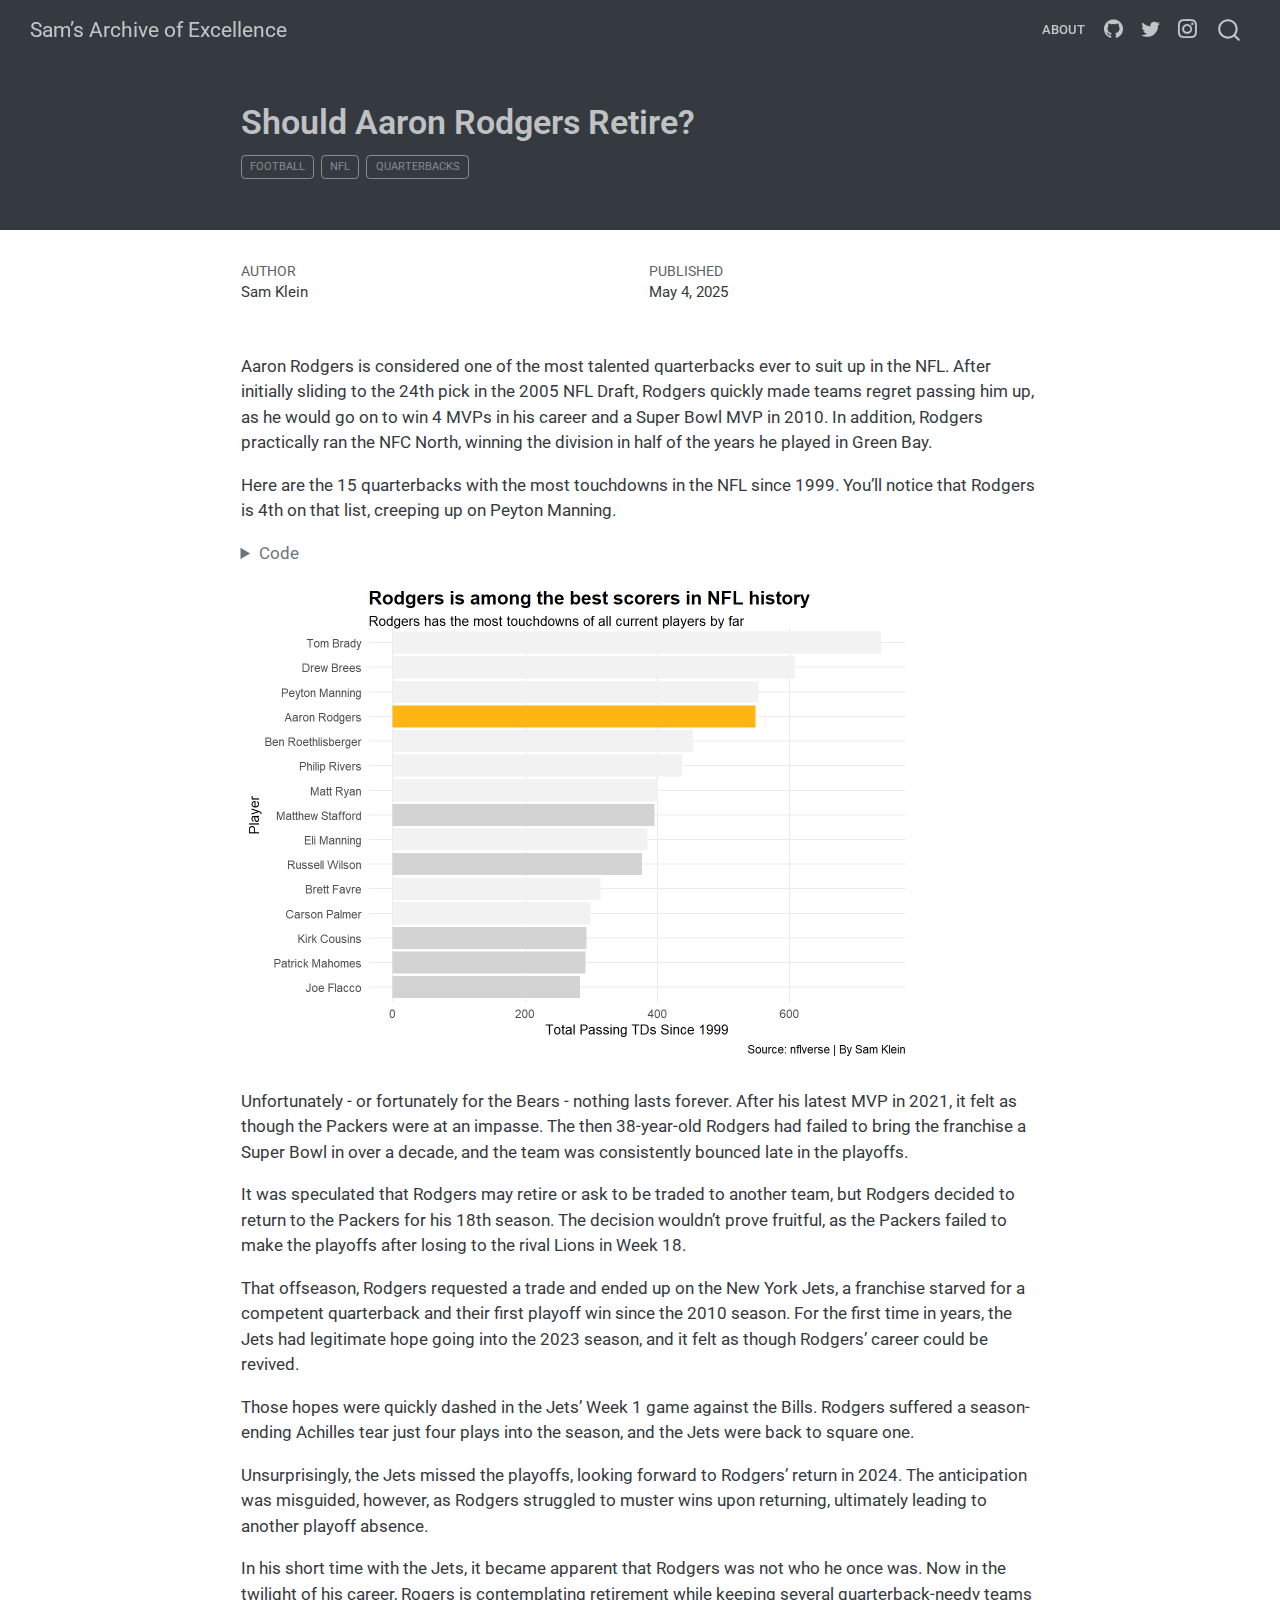
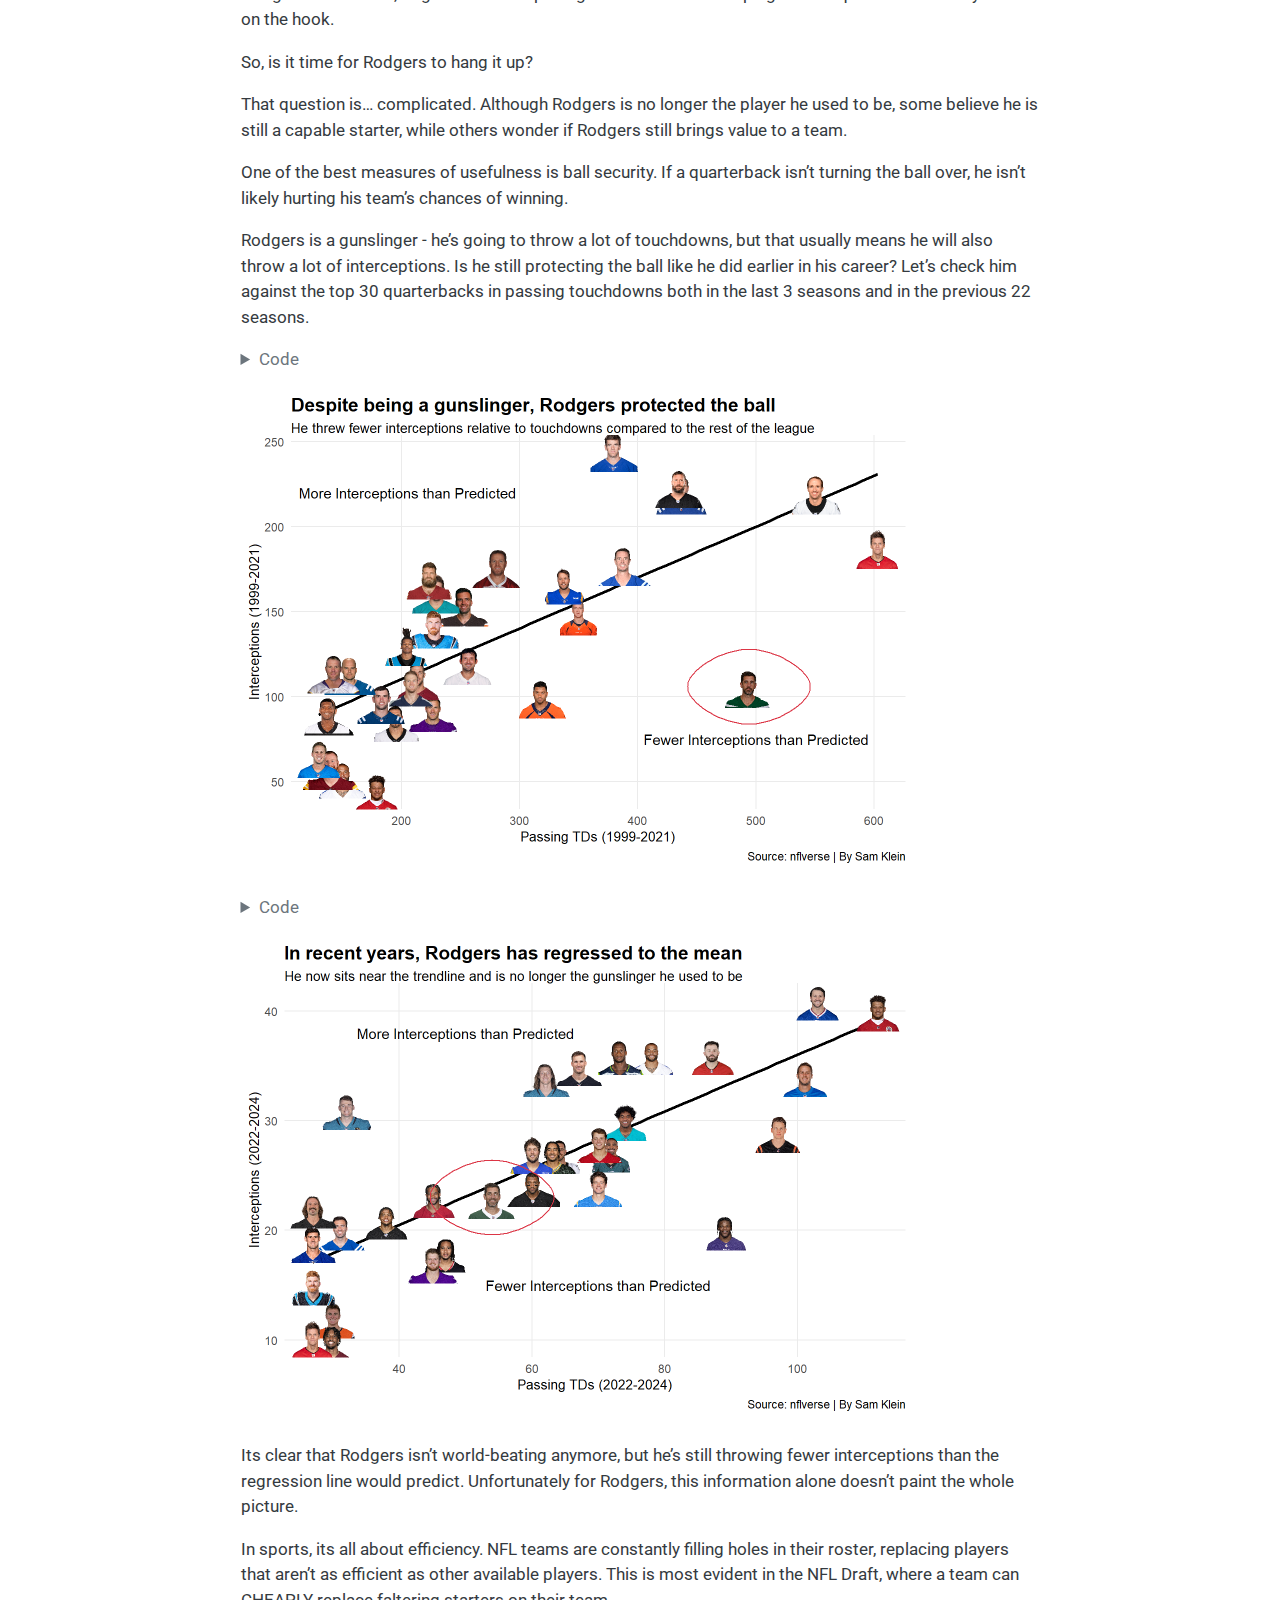
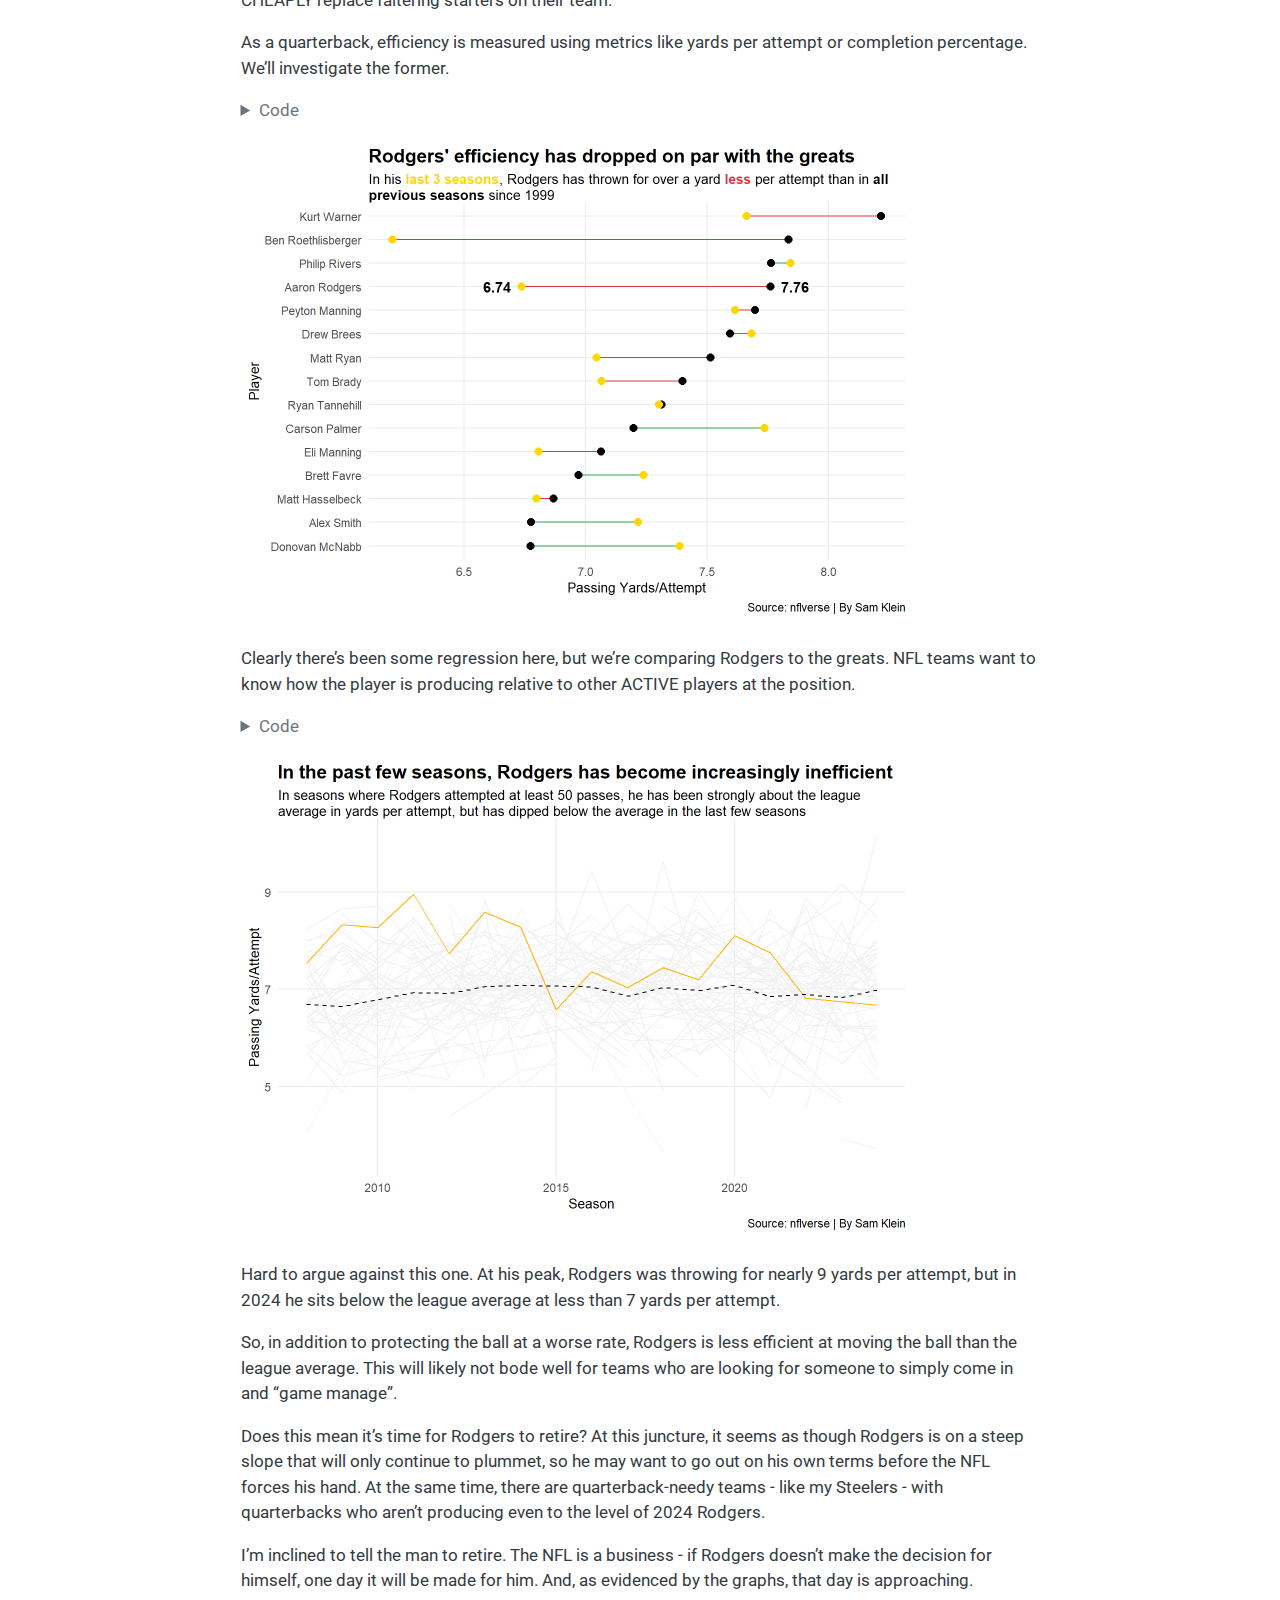
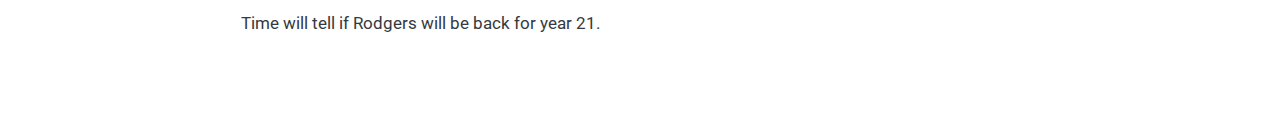
<file: posts/aaron_rodgers/index.html>
<!DOCTYPE html>
<html xmlns="http://www.w3.org/1999/xhtml" lang="en" xml:lang="en"><head>

<meta charset="utf-8">
<meta name="generator" content="quarto-1.6.42">

<meta name="viewport" content="width=device-width, initial-scale=1.0, user-scalable=yes">

<meta name="author" content="Sam Klein">
<meta name="dcterms.date" content="2025-05-04">

<title>Should Aaron Rodgers Retire? – Sam’s Archive of Excellence</title>
<style>
code{white-space: pre-wrap;}
span.smallcaps{font-variant: small-caps;}
div.columns{display: flex; gap: min(4vw, 1.5em);}
div.column{flex: auto; overflow-x: auto;}
div.hanging-indent{margin-left: 1.5em; text-indent: -1.5em;}
ul.task-list{list-style: none;}
ul.task-list li input[type="checkbox"] {
  width: 0.8em;
  margin: 0 0.8em 0.2em -1em; /* quarto-specific, see https://github.com/quarto-dev/quarto-cli/issues/4556 */ 
  vertical-align: middle;
}
/* CSS for syntax highlighting */
pre > code.sourceCode { white-space: pre; position: relative; }
pre > code.sourceCode > span { line-height: 1.25; }
pre > code.sourceCode > span:empty { height: 1.2em; }
.sourceCode { overflow: visible; }
code.sourceCode > span { color: inherit; text-decoration: inherit; }
div.sourceCode { margin: 1em 0; }
pre.sourceCode { margin: 0; }
@media screen {
div.sourceCode { overflow: auto; }
}
@media print {
pre > code.sourceCode { white-space: pre-wrap; }
pre > code.sourceCode > span { display: inline-block; text-indent: -5em; padding-left: 5em; }
}
pre.numberSource code
  { counter-reset: source-line 0; }
pre.numberSource code > span
  { position: relative; left: -4em; counter-increment: source-line; }
pre.numberSource code > span > a:first-child::before
  { content: counter(source-line);
    position: relative; left: -1em; text-align: right; vertical-align: baseline;
    border: none; display: inline-block;
    -webkit-touch-callout: none; -webkit-user-select: none;
    -khtml-user-select: none; -moz-user-select: none;
    -ms-user-select: none; user-select: none;
    padding: 0 4px; width: 4em;
  }
pre.numberSource { margin-left: 3em;  padding-left: 4px; }
div.sourceCode
  {   }
@media screen {
pre > code.sourceCode > span > a:first-child::before { text-decoration: underline; }
}
</style>


<script src="../../site_libs/quarto-nav/quarto-nav.js"></script>
<script src="../../site_libs/quarto-nav/headroom.min.js"></script>
<script src="../../site_libs/clipboard/clipboard.min.js"></script>
<script src="../../site_libs/quarto-search/autocomplete.umd.js"></script>
<script src="../../site_libs/quarto-search/fuse.min.js"></script>
<script src="../../site_libs/quarto-search/quarto-search.js"></script>
<meta name="quarto:offset" content="../../">
<script src="../../site_libs/quarto-html/quarto.js"></script>
<script src="../../site_libs/quarto-html/popper.min.js"></script>
<script src="../../site_libs/quarto-html/tippy.umd.min.js"></script>
<script src="../../site_libs/quarto-html/anchor.min.js"></script>
<link href="../../site_libs/quarto-html/tippy.css" rel="stylesheet">
<link href="../../site_libs/quarto-html/quarto-syntax-highlighting-2f5df379a58b258e96c21c0638c20c03.css" rel="stylesheet" id="quarto-text-highlighting-styles">
<script src="../../site_libs/bootstrap/bootstrap.min.js"></script>
<link href="../../site_libs/bootstrap/bootstrap-icons.css" rel="stylesheet">
<link href="../../site_libs/bootstrap/bootstrap-df479d6c4d77d0e0dfbcb5361179d7fd.min.css" rel="stylesheet" append-hash="true" id="quarto-bootstrap" data-mode="light">
<script id="quarto-search-options" type="application/json">{
  "location": "navbar",
  "copy-button": false,
  "collapse-after": 3,
  "panel-placement": "end",
  "type": "overlay",
  "limit": 50,
  "keyboard-shortcut": [
    "f",
    "/",
    "s"
  ],
  "show-item-context": false,
  "language": {
    "search-no-results-text": "No results",
    "search-matching-documents-text": "matching documents",
    "search-copy-link-title": "Copy link to search",
    "search-hide-matches-text": "Hide additional matches",
    "search-more-match-text": "more match in this document",
    "search-more-matches-text": "more matches in this document",
    "search-clear-button-title": "Clear",
    "search-text-placeholder": "",
    "search-detached-cancel-button-title": "Cancel",
    "search-submit-button-title": "Submit",
    "search-label": "Search"
  }
}</script>


<link rel="stylesheet" href="../../styles.css">
</head>

<body class="nav-fixed fullcontent">

<div id="quarto-search-results"></div>
  <header id="quarto-header" class="headroom fixed-top quarto-banner">
    <nav class="navbar navbar-expand-lg " data-bs-theme="dark">
      <div class="navbar-container container-fluid">
      <div class="navbar-brand-container mx-auto">
    <a class="navbar-brand" href="../../index.html">
    <span class="navbar-title">Sam’s Archive of Excellence</span>
    </a>
  </div>
            <div id="quarto-search" class="" title="Search"></div>
          <button class="navbar-toggler" type="button" data-bs-toggle="collapse" data-bs-target="#navbarCollapse" aria-controls="navbarCollapse" role="menu" aria-expanded="false" aria-label="Toggle navigation" onclick="if (window.quartoToggleHeadroom) { window.quartoToggleHeadroom(); }">
  <span class="navbar-toggler-icon"></span>
</button>
          <div class="collapse navbar-collapse" id="navbarCollapse">
            <ul class="navbar-nav navbar-nav-scroll ms-auto">
  <li class="nav-item">
    <a class="nav-link" href="../../about.html"> 
<span class="menu-text">About</span></a>
  </li>  
  <li class="nav-item compact">
    <a class="nav-link" href="https://github.com/sklein0489/sklein0489.github.io"> <i class="bi bi-github" role="img">
</i> 
<span class="menu-text"></span></a>
  </li>  
  <li class="nav-item compact">
    <a class="nav-link" href="https://x.com/samk0489"> <i class="bi bi-twitter" role="img">
</i> 
<span class="menu-text"></span></a>
  </li>  
  <li class="nav-item compact">
    <a class="nav-link" href="https://www.instagram.com/sam_klein_04/"> <i class="bi bi-instagram" role="img">
</i> 
<span class="menu-text"></span></a>
  </li>  
</ul>
          </div> <!-- /navcollapse -->
            <div class="quarto-navbar-tools">
</div>
      </div> <!-- /container-fluid -->
    </nav>
</header>
<!-- content -->
<header id="title-block-header" class="quarto-title-block default page-columns page-full">
  <div class="quarto-title-banner page-columns page-full">
    <div class="quarto-title column-body">
      <h1 class="title">Should Aaron Rodgers Retire?</h1>
                                <div class="quarto-categories">
                <div class="quarto-category">football</div>
                <div class="quarto-category">nfl</div>
                <div class="quarto-category">quarterbacks</div>
              </div>
                  </div>
  </div>
    
  
  <div class="quarto-title-meta">

      <div>
      <div class="quarto-title-meta-heading">Author</div>
      <div class="quarto-title-meta-contents">
               <p>Sam Klein </p>
            </div>
    </div>
      
      <div>
      <div class="quarto-title-meta-heading">Published</div>
      <div class="quarto-title-meta-contents">
        <p class="date">May 4, 2025</p>
      </div>
    </div>
    
      
    </div>
    
  
  </header><div id="quarto-content" class="quarto-container page-columns page-rows-contents page-layout-article page-navbar">
<!-- sidebar -->
<!-- margin-sidebar -->
    
<!-- main -->
<main class="content quarto-banner-title-block" id="quarto-document-content">





<p>Aaron Rodgers is considered one of the most talented quarterbacks ever to suit up in the NFL. After initially sliding to the 24th pick in the 2005 NFL Draft, Rodgers quickly made teams regret passing him up, as he would go on to win 4 MVPs in his career and a Super Bowl MVP in 2010. In addition, Rodgers practically ran the NFC North, winning the division in half of the years he played in Green Bay.</p>
<p>Here are the 15 quarterbacks with the most touchdowns in the NFL since 1999. You’ll notice that Rodgers is 4th on that list, creeping up on Peyton Manning.</p>
<div class="cell">
<details class="code-fold">
<summary>Code</summary>
<div class="sourceCode cell-code" id="cb1"><pre class="sourceCode r code-with-copy"><code class="sourceCode r"><span id="cb1-1"><a href="#cb1-1" aria-hidden="true" tabindex="-1"></a>qb_player_box <span class="ot">&lt;-</span> <span class="fu">load_player_stats</span>(<span class="at">seasons =</span> <span class="dv">1999</span><span class="sc">:</span><span class="dv">2024</span>, <span class="at">stat_type =</span> <span class="st">"offense"</span>) <span class="sc">|&gt;</span></span>
<span id="cb1-2"><a href="#cb1-2" aria-hidden="true" tabindex="-1"></a>  <span class="fu">filter</span>(position <span class="sc">==</span> <span class="st">"QB"</span>)</span>
<span id="cb1-3"><a href="#cb1-3" aria-hidden="true" tabindex="-1"></a>  </span>
<span id="cb1-4"><a href="#cb1-4" aria-hidden="true" tabindex="-1"></a>top_15 <span class="ot">&lt;-</span> qb_player_box <span class="sc">|&gt;</span></span>
<span id="cb1-5"><a href="#cb1-5" aria-hidden="true" tabindex="-1"></a>  <span class="fu">group_by</span>(player_display_name) <span class="sc">|&gt;</span></span>
<span id="cb1-6"><a href="#cb1-6" aria-hidden="true" tabindex="-1"></a>  <span class="fu">summarise</span>(<span class="at">passing_tds =</span> <span class="fu">sum</span>(passing_tds)) <span class="sc">|&gt;</span></span>
<span id="cb1-7"><a href="#cb1-7" aria-hidden="true" tabindex="-1"></a>  <span class="fu">top_n</span>(<span class="dv">15</span>, passing_tds) <span class="sc">|&gt;</span></span>
<span id="cb1-8"><a href="#cb1-8" aria-hidden="true" tabindex="-1"></a>  <span class="fu">arrange</span>(<span class="fu">desc</span>(passing_tds))</span>
<span id="cb1-9"><a href="#cb1-9" aria-hidden="true" tabindex="-1"></a></span>
<span id="cb1-10"><a href="#cb1-10" aria-hidden="true" tabindex="-1"></a>qb_tds <span class="ot">&lt;-</span> qb_player_box <span class="sc">|&gt;</span></span>
<span id="cb1-11"><a href="#cb1-11" aria-hidden="true" tabindex="-1"></a>  <span class="fu">group_by</span>(player_display_name) <span class="sc">|&gt;</span></span>
<span id="cb1-12"><a href="#cb1-12" aria-hidden="true" tabindex="-1"></a>  <span class="fu">summarise</span>(<span class="at">passing_tds =</span> <span class="fu">sum</span>(passing_tds)) <span class="sc">|&gt;</span></span>
<span id="cb1-13"><a href="#cb1-13" aria-hidden="true" tabindex="-1"></a>  <span class="fu">filter</span>(player_display_name <span class="sc">%in%</span> top_15<span class="sc">$</span>player_display_name)</span>
<span id="cb1-14"><a href="#cb1-14" aria-hidden="true" tabindex="-1"></a></span>
<span id="cb1-15"><a href="#cb1-15" aria-hidden="true" tabindex="-1"></a>rodgers <span class="ot">&lt;-</span> qb_tds <span class="sc">|&gt;</span></span>
<span id="cb1-16"><a href="#cb1-16" aria-hidden="true" tabindex="-1"></a>  <span class="fu">filter</span>(player_display_name <span class="sc">==</span> <span class="st">"Aaron Rodgers"</span>)</span>
<span id="cb1-17"><a href="#cb1-17" aria-hidden="true" tabindex="-1"></a></span>
<span id="cb1-18"><a href="#cb1-18" aria-hidden="true" tabindex="-1"></a>active_players <span class="ot">&lt;-</span> <span class="fu">c</span>(<span class="st">"Matthew Stafford"</span>, </span>
<span id="cb1-19"><a href="#cb1-19" aria-hidden="true" tabindex="-1"></a>                    <span class="st">"Russell Wilson"</span>, </span>
<span id="cb1-20"><a href="#cb1-20" aria-hidden="true" tabindex="-1"></a>                    <span class="st">"Kirk Cousins"</span>, </span>
<span id="cb1-21"><a href="#cb1-21" aria-hidden="true" tabindex="-1"></a>                    <span class="st">"Patrick Mahomes"</span>, </span>
<span id="cb1-22"><a href="#cb1-22" aria-hidden="true" tabindex="-1"></a>                    <span class="st">"Joe Flacco"</span>,</span>
<span id="cb1-23"><a href="#cb1-23" aria-hidden="true" tabindex="-1"></a>                    <span class="st">"Derek Carr"</span>, </span>
<span id="cb1-24"><a href="#cb1-24" aria-hidden="true" tabindex="-1"></a>                    <span class="st">"Andy Dalton"</span>)</span>
<span id="cb1-25"><a href="#cb1-25" aria-hidden="true" tabindex="-1"></a></span>
<span id="cb1-26"><a href="#cb1-26" aria-hidden="true" tabindex="-1"></a>active_qbs <span class="ot">&lt;-</span> qb_tds <span class="sc">|&gt;</span></span>
<span id="cb1-27"><a href="#cb1-27" aria-hidden="true" tabindex="-1"></a>  <span class="fu">filter</span>(qb_tds<span class="sc">$</span>player_display_name <span class="sc">%in%</span> active_players)</span>
<span id="cb1-28"><a href="#cb1-28" aria-hidden="true" tabindex="-1"></a></span>
<span id="cb1-29"><a href="#cb1-29" aria-hidden="true" tabindex="-1"></a><span class="fu">ggplot</span>() <span class="sc">+</span></span>
<span id="cb1-30"><a href="#cb1-30" aria-hidden="true" tabindex="-1"></a>  <span class="fu">geom_bar</span>(</span>
<span id="cb1-31"><a href="#cb1-31" aria-hidden="true" tabindex="-1"></a>    <span class="at">data =</span> qb_tds,</span>
<span id="cb1-32"><a href="#cb1-32" aria-hidden="true" tabindex="-1"></a>    <span class="fu">aes</span>(</span>
<span id="cb1-33"><a href="#cb1-33" aria-hidden="true" tabindex="-1"></a>      <span class="at">x =</span> <span class="fu">reorder</span>(player_display_name, passing_tds),</span>
<span id="cb1-34"><a href="#cb1-34" aria-hidden="true" tabindex="-1"></a>      <span class="at">weight =</span> passing_tds</span>
<span id="cb1-35"><a href="#cb1-35" aria-hidden="true" tabindex="-1"></a>      ),</span>
<span id="cb1-36"><a href="#cb1-36" aria-hidden="true" tabindex="-1"></a>    <span class="at">fill =</span> <span class="st">"#f2f2f2"</span></span>
<span id="cb1-37"><a href="#cb1-37" aria-hidden="true" tabindex="-1"></a>  ) <span class="sc">+</span></span>
<span id="cb1-38"><a href="#cb1-38" aria-hidden="true" tabindex="-1"></a>  <span class="fu">geom_bar</span>(</span>
<span id="cb1-39"><a href="#cb1-39" aria-hidden="true" tabindex="-1"></a>    <span class="at">data =</span> rodgers,</span>
<span id="cb1-40"><a href="#cb1-40" aria-hidden="true" tabindex="-1"></a>    <span class="fu">aes</span>(</span>
<span id="cb1-41"><a href="#cb1-41" aria-hidden="true" tabindex="-1"></a>      <span class="at">x =</span> player_display_name,</span>
<span id="cb1-42"><a href="#cb1-42" aria-hidden="true" tabindex="-1"></a>      <span class="at">weight =</span> passing_tds</span>
<span id="cb1-43"><a href="#cb1-43" aria-hidden="true" tabindex="-1"></a>      ),</span>
<span id="cb1-44"><a href="#cb1-44" aria-hidden="true" tabindex="-1"></a>    <span class="at">fill =</span> <span class="st">"#FFB612"</span></span>
<span id="cb1-45"><a href="#cb1-45" aria-hidden="true" tabindex="-1"></a>  ) <span class="sc">+</span></span>
<span id="cb1-46"><a href="#cb1-46" aria-hidden="true" tabindex="-1"></a>  <span class="fu">geom_bar</span>(</span>
<span id="cb1-47"><a href="#cb1-47" aria-hidden="true" tabindex="-1"></a>    <span class="at">data =</span> active_qbs,</span>
<span id="cb1-48"><a href="#cb1-48" aria-hidden="true" tabindex="-1"></a>    <span class="fu">aes</span>(</span>
<span id="cb1-49"><a href="#cb1-49" aria-hidden="true" tabindex="-1"></a>      <span class="at">x =</span> player_display_name,</span>
<span id="cb1-50"><a href="#cb1-50" aria-hidden="true" tabindex="-1"></a>      <span class="at">weight =</span> passing_tds</span>
<span id="cb1-51"><a href="#cb1-51" aria-hidden="true" tabindex="-1"></a>      ),</span>
<span id="cb1-52"><a href="#cb1-52" aria-hidden="true" tabindex="-1"></a>    <span class="at">fill =</span> <span class="st">"#d3d3d3"</span></span>
<span id="cb1-53"><a href="#cb1-53" aria-hidden="true" tabindex="-1"></a>  ) <span class="sc">+</span></span>
<span id="cb1-54"><a href="#cb1-54" aria-hidden="true" tabindex="-1"></a>  <span class="fu">coord_flip</span>() <span class="sc">+</span></span>
<span id="cb1-55"><a href="#cb1-55" aria-hidden="true" tabindex="-1"></a>  <span class="fu">labs</span>(</span>
<span id="cb1-56"><a href="#cb1-56" aria-hidden="true" tabindex="-1"></a>    <span class="at">y =</span> <span class="st">"Total Passing TDs Since 1999"</span>,</span>
<span id="cb1-57"><a href="#cb1-57" aria-hidden="true" tabindex="-1"></a>    <span class="at">x =</span> <span class="st">"Player"</span>,</span>
<span id="cb1-58"><a href="#cb1-58" aria-hidden="true" tabindex="-1"></a>    <span class="at">title =</span> <span class="st">"Rodgers is among the best scorers in NFL history"</span>,</span>
<span id="cb1-59"><a href="#cb1-59" aria-hidden="true" tabindex="-1"></a>    <span class="at">subtitle =</span> <span class="st">"Rodgers has the most touchdowns of all current players by far"</span>,</span>
<span id="cb1-60"><a href="#cb1-60" aria-hidden="true" tabindex="-1"></a>    <span class="at">caption =</span> <span class="st">"Source: nflverse | By Sam Klein"</span></span>
<span id="cb1-61"><a href="#cb1-61" aria-hidden="true" tabindex="-1"></a>  ) <span class="sc">+</span></span>
<span id="cb1-62"><a href="#cb1-62" aria-hidden="true" tabindex="-1"></a>  <span class="fu">theme_minimal</span>() <span class="sc">+</span></span>
<span id="cb1-63"><a href="#cb1-63" aria-hidden="true" tabindex="-1"></a>  <span class="fu">theme</span>(</span>
<span id="cb1-64"><a href="#cb1-64" aria-hidden="true" tabindex="-1"></a>    <span class="at">plot.title =</span> <span class="fu">element_text</span>(<span class="at">size =</span> <span class="dv">14</span>, <span class="at">face =</span> <span class="st">"bold"</span>),</span>
<span id="cb1-65"><a href="#cb1-65" aria-hidden="true" tabindex="-1"></a>    <span class="at">plot.subtitle =</span> <span class="fu">element_textbox_simple</span>(<span class="at">size =</span> <span class="dv">10</span>),</span>
<span id="cb1-66"><a href="#cb1-66" aria-hidden="true" tabindex="-1"></a>    <span class="at">axis.title =</span> <span class="fu">element_text</span>(<span class="at">size =</span> <span class="dv">10</span>),</span>
<span id="cb1-67"><a href="#cb1-67" aria-hidden="true" tabindex="-1"></a>    <span class="at">panel.grid.minor =</span> <span class="fu">element_blank</span>()</span>
<span id="cb1-68"><a href="#cb1-68" aria-hidden="true" tabindex="-1"></a>  )</span></code><button title="Copy to Clipboard" class="code-copy-button"><i class="bi"></i></button></pre></div>
</details>
<div class="cell-output-display">
<div>
<figure class="figure">
<p><img src="index_files/figure-html/unnamed-chunk-2-1.png" class="img-fluid figure-img" width="672"></p>
</figure>
</div>
</div>
</div>
<p>Unfortunately - or fortunately for the Bears - nothing lasts forever. After his latest MVP in 2021, it felt as though the Packers were at an impasse. The then 38-year-old Rodgers had failed to bring the franchise a Super Bowl in over a decade, and the team was consistently bounced late in the playoffs.</p>
<p>It was speculated that Rodgers may retire or ask to be traded to another team, but Rodgers decided to return to the Packers for his 18th season. The decision wouldn’t prove fruitful, as the Packers failed to make the playoffs after losing to the rival Lions in Week 18.</p>
<p>That offseason, Rodgers requested a trade and ended up on the New York Jets, a franchise starved for a competent quarterback and their first playoff win since the 2010 season. For the first time in years, the Jets had legitimate hope going into the 2023 season, and it felt as though Rodgers’ career could be revived.</p>
<p>Those hopes were quickly dashed in the Jets’ Week 1 game against the Bills. Rodgers suffered a season-ending Achilles tear just four plays into the season, and the Jets were back to square one.</p>
<p>Unsurprisingly, the Jets missed the playoffs, looking forward to Rodgers’ return in 2024. The anticipation was misguided, however, as Rodgers struggled to muster wins upon returning, ultimately leading to another playoff absence.</p>
<p>In his short time with the Jets, it became apparent that Rodgers was not who he once was. Now in the twilight of his career, Rogers is contemplating retirement while keeping several quarterback-needy teams on the hook.</p>
<p>So, is it time for Rodgers to hang it up?</p>
<p>That question is… complicated. Although Rodgers is no longer the player he used to be, some believe he is still a capable starter, while others wonder if Rodgers still brings value to a team.</p>
<p>One of the best measures of usefulness is ball security. If a quarterback isn’t turning the ball over, he isn’t likely hurting his team’s chances of winning.</p>
<p>Rodgers is a gunslinger - he’s going to throw a lot of touchdowns, but that usually means he will also throw a lot of interceptions. Is he still protecting the ball like he did earlier in his career? Let’s check him against the top 30 quarterbacks in passing touchdowns both in the last 3 seasons and in the previous 22 seasons.</p>
<div class="cell">
<details class="code-fold">
<summary>Code</summary>
<div class="sourceCode cell-code" id="cb2"><pre class="sourceCode r code-with-copy"><code class="sourceCode r"><span id="cb2-1"><a href="#cb2-1" aria-hidden="true" tabindex="-1"></a>palmer <span class="ot">&lt;-</span> <span class="st">"https://a.espncdn.com/combiner/i?img=/i/headshots/nfl/players/full/4459.png&amp;w=350&amp;h=254"</span></span>
<span id="cb2-2"><a href="#cb2-2" aria-hidden="true" tabindex="-1"></a>romo <span class="ot">&lt;-</span> <span class="st">"https://a.espncdn.com/combiner/i?img=/i/headshots/nfl/players/full/5209.png&amp;w=350&amp;h=254"</span></span>
<span id="cb2-3"><a href="#cb2-3" aria-hidden="true" tabindex="-1"></a>cutler <span class="ot">&lt;-</span> <span class="st">"https://a.espncdn.com/combiner/i?img=/i/headshots/nfl/players/full/9597.png&amp;w=350&amp;h=254"</span></span>
<span id="cb2-4"><a href="#cb2-4" aria-hidden="true" tabindex="-1"></a>favre <span class="ot">&lt;-</span> <span class="st">"https://a.espncdn.com/combiner/i?img=/i/headshots/nfl/players/full/112.png&amp;w=350&amp;h=254"</span></span>
<span id="cb2-5"><a href="#cb2-5" aria-hidden="true" tabindex="-1"></a></span>
<span id="cb2-6"><a href="#cb2-6" aria-hidden="true" tabindex="-1"></a>qb_first_n <span class="ot">&lt;-</span> qb_player_box <span class="sc">|&gt;</span></span>
<span id="cb2-7"><a href="#cb2-7" aria-hidden="true" tabindex="-1"></a>  <span class="fu">filter</span>(season <span class="sc">%in%</span> <span class="dv">2005</span><span class="sc">:</span><span class="dv">2021</span>) <span class="sc">|&gt;</span></span>
<span id="cb2-8"><a href="#cb2-8" aria-hidden="true" tabindex="-1"></a>  <span class="fu">group_by</span>(player_display_name) <span class="sc">|&gt;</span></span>
<span id="cb2-9"><a href="#cb2-9" aria-hidden="true" tabindex="-1"></a>  <span class="fu">summarise</span>(<span class="at">passing_tds =</span> <span class="fu">sum</span>(passing_tds),</span>
<span id="cb2-10"><a href="#cb2-10" aria-hidden="true" tabindex="-1"></a>            <span class="at">interceptions =</span> <span class="fu">sum</span>(interceptions),</span>
<span id="cb2-11"><a href="#cb2-11" aria-hidden="true" tabindex="-1"></a>            <span class="at">games =</span> <span class="fu">n</span>(),</span>
<span id="cb2-12"><a href="#cb2-12" aria-hidden="true" tabindex="-1"></a>            <span class="at">headshot =</span> <span class="fu">last</span>(headshot_url))</span>
<span id="cb2-13"><a href="#cb2-13" aria-hidden="true" tabindex="-1"></a></span>
<span id="cb2-14"><a href="#cb2-14" aria-hidden="true" tabindex="-1"></a>top_30 <span class="ot">&lt;-</span> qb_first_n <span class="sc">|&gt;</span></span>
<span id="cb2-15"><a href="#cb2-15" aria-hidden="true" tabindex="-1"></a>  <span class="fu">top_n</span>(<span class="dv">30</span>, passing_tds)</span>
<span id="cb2-16"><a href="#cb2-16" aria-hidden="true" tabindex="-1"></a></span>
<span id="cb2-17"><a href="#cb2-17" aria-hidden="true" tabindex="-1"></a>qb_first_n <span class="ot">&lt;-</span> qb_first_n <span class="sc">|&gt;</span></span>
<span id="cb2-18"><a href="#cb2-18" aria-hidden="true" tabindex="-1"></a>  <span class="fu">filter</span>(player_display_name <span class="sc">%in%</span> top_30<span class="sc">$</span>player_display_name) <span class="sc">|&gt;</span></span>
<span id="cb2-19"><a href="#cb2-19" aria-hidden="true" tabindex="-1"></a>  <span class="fu">arrange</span>(<span class="fu">desc</span>(passing_tds))</span>
<span id="cb2-20"><a href="#cb2-20" aria-hidden="true" tabindex="-1"></a></span>
<span id="cb2-21"><a href="#cb2-21" aria-hidden="true" tabindex="-1"></a>qb_first_n<span class="sc">$</span>headshot[<span class="dv">11</span>] <span class="ot">&lt;-</span> palmer</span>
<span id="cb2-22"><a href="#cb2-22" aria-hidden="true" tabindex="-1"></a>qb_first_n<span class="sc">$</span>headshot[<span class="dv">12</span>] <span class="ot">&lt;-</span> romo</span>
<span id="cb2-23"><a href="#cb2-23" aria-hidden="true" tabindex="-1"></a>qb_first_n<span class="sc">$</span>headshot[<span class="dv">14</span>] <span class="ot">&lt;-</span> cutler</span>
<span id="cb2-24"><a href="#cb2-24" aria-hidden="true" tabindex="-1"></a>qb_first_n<span class="sc">$</span>headshot[<span class="dv">26</span>] <span class="ot">&lt;-</span> favre</span>
<span id="cb2-25"><a href="#cb2-25" aria-hidden="true" tabindex="-1"></a></span>
<span id="cb2-26"><a href="#cb2-26" aria-hidden="true" tabindex="-1"></a>rodgers_first_n <span class="ot">&lt;-</span> qb_first_n <span class="sc">|&gt;</span></span>
<span id="cb2-27"><a href="#cb2-27" aria-hidden="true" tabindex="-1"></a>  <span class="fu">filter</span>(player_display_name <span class="sc">==</span> <span class="st">"Aaron Rodgers"</span>)</span>
<span id="cb2-28"><a href="#cb2-28" aria-hidden="true" tabindex="-1"></a></span>
<span id="cb2-29"><a href="#cb2-29" aria-hidden="true" tabindex="-1"></a>qb_last_3 <span class="ot">&lt;-</span> qb_player_box <span class="sc">|&gt;</span></span>
<span id="cb2-30"><a href="#cb2-30" aria-hidden="true" tabindex="-1"></a>  <span class="fu">filter</span>(season <span class="sc">%in%</span> <span class="dv">2022</span><span class="sc">:</span><span class="dv">2024</span>) <span class="sc">|&gt;</span></span>
<span id="cb2-31"><a href="#cb2-31" aria-hidden="true" tabindex="-1"></a>  <span class="fu">group_by</span>(player_display_name) <span class="sc">|&gt;</span></span>
<span id="cb2-32"><a href="#cb2-32" aria-hidden="true" tabindex="-1"></a>  <span class="fu">summarise</span>(<span class="at">passing_tds =</span> <span class="fu">sum</span>(passing_tds),</span>
<span id="cb2-33"><a href="#cb2-33" aria-hidden="true" tabindex="-1"></a>            <span class="at">interceptions =</span> <span class="fu">sum</span>(interceptions),</span>
<span id="cb2-34"><a href="#cb2-34" aria-hidden="true" tabindex="-1"></a>            <span class="at">games =</span> <span class="fu">n</span>(),</span>
<span id="cb2-35"><a href="#cb2-35" aria-hidden="true" tabindex="-1"></a>            <span class="at">headshot =</span> <span class="fu">last</span>(headshot_url))</span>
<span id="cb2-36"><a href="#cb2-36" aria-hidden="true" tabindex="-1"></a></span>
<span id="cb2-37"><a href="#cb2-37" aria-hidden="true" tabindex="-1"></a>top_30 <span class="ot">&lt;-</span> qb_last_3 <span class="sc">|&gt;</span></span>
<span id="cb2-38"><a href="#cb2-38" aria-hidden="true" tabindex="-1"></a>  <span class="fu">top_n</span>(<span class="dv">30</span>, passing_tds)</span>
<span id="cb2-39"><a href="#cb2-39" aria-hidden="true" tabindex="-1"></a></span>
<span id="cb2-40"><a href="#cb2-40" aria-hidden="true" tabindex="-1"></a>qb_last_3 <span class="ot">&lt;-</span> qb_last_3 <span class="sc">|&gt;</span></span>
<span id="cb2-41"><a href="#cb2-41" aria-hidden="true" tabindex="-1"></a>  <span class="fu">filter</span>(player_display_name <span class="sc">%in%</span> top_30<span class="sc">$</span>player_display_name) <span class="sc">|&gt;</span></span>
<span id="cb2-42"><a href="#cb2-42" aria-hidden="true" tabindex="-1"></a>  <span class="fu">arrange</span>(<span class="fu">desc</span>(passing_tds))</span>
<span id="cb2-43"><a href="#cb2-43" aria-hidden="true" tabindex="-1"></a></span>
<span id="cb2-44"><a href="#cb2-44" aria-hidden="true" tabindex="-1"></a>rodgers_last_3 <span class="ot">&lt;-</span> qb_last_3 <span class="sc">|&gt;</span></span>
<span id="cb2-45"><a href="#cb2-45" aria-hidden="true" tabindex="-1"></a>  <span class="fu">filter</span>(player_display_name <span class="sc">==</span> <span class="st">"Aaron Rodgers"</span>)</span>
<span id="cb2-46"><a href="#cb2-46" aria-hidden="true" tabindex="-1"></a></span>
<span id="cb2-47"><a href="#cb2-47" aria-hidden="true" tabindex="-1"></a><span class="fu">ggplot</span>() <span class="sc">+</span></span>
<span id="cb2-48"><a href="#cb2-48" aria-hidden="true" tabindex="-1"></a>  <span class="fu">geom_smooth</span>(</span>
<span id="cb2-49"><a href="#cb2-49" aria-hidden="true" tabindex="-1"></a>    <span class="at">data =</span> qb_first_n,</span>
<span id="cb2-50"><a href="#cb2-50" aria-hidden="true" tabindex="-1"></a>    <span class="fu">aes</span>(</span>
<span id="cb2-51"><a href="#cb2-51" aria-hidden="true" tabindex="-1"></a>      <span class="at">x =</span> passing_tds, </span>
<span id="cb2-52"><a href="#cb2-52" aria-hidden="true" tabindex="-1"></a>      <span class="at">y =</span> interceptions</span>
<span id="cb2-53"><a href="#cb2-53" aria-hidden="true" tabindex="-1"></a>    ),</span>
<span id="cb2-54"><a href="#cb2-54" aria-hidden="true" tabindex="-1"></a>    <span class="at">method =</span> lm, </span>
<span id="cb2-55"><a href="#cb2-55" aria-hidden="true" tabindex="-1"></a>    <span class="at">se =</span> <span class="cn">FALSE</span>,</span>
<span id="cb2-56"><a href="#cb2-56" aria-hidden="true" tabindex="-1"></a>    <span class="at">color =</span> <span class="st">"black"</span>,</span>
<span id="cb2-57"><a href="#cb2-57" aria-hidden="true" tabindex="-1"></a>    <span class="at">alpha =</span> <span class="fl">0.3</span></span>
<span id="cb2-58"><a href="#cb2-58" aria-hidden="true" tabindex="-1"></a>  ) <span class="sc">+</span></span>
<span id="cb2-59"><a href="#cb2-59" aria-hidden="true" tabindex="-1"></a>  <span class="fu">geom_image</span>(</span>
<span id="cb2-60"><a href="#cb2-60" aria-hidden="true" tabindex="-1"></a>    <span class="at">data =</span> qb_first_n,</span>
<span id="cb2-61"><a href="#cb2-61" aria-hidden="true" tabindex="-1"></a>    <span class="fu">aes</span>(</span>
<span id="cb2-62"><a href="#cb2-62" aria-hidden="true" tabindex="-1"></a>      <span class="at">x =</span> passing_tds, </span>
<span id="cb2-63"><a href="#cb2-63" aria-hidden="true" tabindex="-1"></a>      <span class="at">y =</span> interceptions, </span>
<span id="cb2-64"><a href="#cb2-64" aria-hidden="true" tabindex="-1"></a>      <span class="at">image =</span> headshot</span>
<span id="cb2-65"><a href="#cb2-65" aria-hidden="true" tabindex="-1"></a>    ),</span>
<span id="cb2-66"><a href="#cb2-66" aria-hidden="true" tabindex="-1"></a>    <span class="at">size =</span> .<span class="dv">15</span></span>
<span id="cb2-67"><a href="#cb2-67" aria-hidden="true" tabindex="-1"></a>  ) <span class="sc">+</span></span>
<span id="cb2-68"><a href="#cb2-68" aria-hidden="true" tabindex="-1"></a>  <span class="fu">geom_encircle</span>(</span>
<span id="cb2-69"><a href="#cb2-69" aria-hidden="true" tabindex="-1"></a>    <span class="at">data =</span> rodgers_first_n, </span>
<span id="cb2-70"><a href="#cb2-70" aria-hidden="true" tabindex="-1"></a>    <span class="fu">aes</span>(</span>
<span id="cb2-71"><a href="#cb2-71" aria-hidden="true" tabindex="-1"></a>      <span class="at">x =</span> passing_tds, </span>
<span id="cb2-72"><a href="#cb2-72" aria-hidden="true" tabindex="-1"></a>      <span class="at">y =</span> interceptions</span>
<span id="cb2-73"><a href="#cb2-73" aria-hidden="true" tabindex="-1"></a>    ), </span>
<span id="cb2-74"><a href="#cb2-74" aria-hidden="true" tabindex="-1"></a>    <span class="at">s_shape =</span> <span class="dv">0</span>, </span>
<span id="cb2-75"><a href="#cb2-75" aria-hidden="true" tabindex="-1"></a>    <span class="at">expand =</span> <span class="dv">0</span>, </span>
<span id="cb2-76"><a href="#cb2-76" aria-hidden="true" tabindex="-1"></a>    <span class="at">color =</span> <span class="st">"#dc3545"</span></span>
<span id="cb2-77"><a href="#cb2-77" aria-hidden="true" tabindex="-1"></a>  ) <span class="sc">+</span></span>
<span id="cb2-78"><a href="#cb2-78" aria-hidden="true" tabindex="-1"></a>  <span class="fu">geom_text</span>(</span>
<span id="cb2-79"><a href="#cb2-79" aria-hidden="true" tabindex="-1"></a>    <span class="at">data =</span> <span class="cn">NULL</span>, </span>
<span id="cb2-80"><a href="#cb2-80" aria-hidden="true" tabindex="-1"></a>    <span class="fu">aes</span>(</span>
<span id="cb2-81"><a href="#cb2-81" aria-hidden="true" tabindex="-1"></a>      <span class="at">x =</span> <span class="dv">500</span>, </span>
<span id="cb2-82"><a href="#cb2-82" aria-hidden="true" tabindex="-1"></a>      <span class="at">y =</span> <span class="dv">75</span>, </span>
<span id="cb2-83"><a href="#cb2-83" aria-hidden="true" tabindex="-1"></a>      <span class="at">label =</span> <span class="st">"Fewer Interceptions than Predicted"</span></span>
<span id="cb2-84"><a href="#cb2-84" aria-hidden="true" tabindex="-1"></a>    )</span>
<span id="cb2-85"><a href="#cb2-85" aria-hidden="true" tabindex="-1"></a>  ) <span class="sc">+</span></span>
<span id="cb2-86"><a href="#cb2-86" aria-hidden="true" tabindex="-1"></a>  <span class="fu">geom_text</span>(</span>
<span id="cb2-87"><a href="#cb2-87" aria-hidden="true" tabindex="-1"></a>    <span class="at">data =</span> <span class="cn">NULL</span>, </span>
<span id="cb2-88"><a href="#cb2-88" aria-hidden="true" tabindex="-1"></a>    <span class="fu">aes</span>(</span>
<span id="cb2-89"><a href="#cb2-89" aria-hidden="true" tabindex="-1"></a>      <span class="at">x =</span> <span class="dv">205</span>, </span>
<span id="cb2-90"><a href="#cb2-90" aria-hidden="true" tabindex="-1"></a>      <span class="at">y =</span> <span class="dv">220</span>, </span>
<span id="cb2-91"><a href="#cb2-91" aria-hidden="true" tabindex="-1"></a>      <span class="at">label =</span> <span class="st">"More Interceptions than Predicted"</span></span>
<span id="cb2-92"><a href="#cb2-92" aria-hidden="true" tabindex="-1"></a>    )</span>
<span id="cb2-93"><a href="#cb2-93" aria-hidden="true" tabindex="-1"></a>  ) <span class="sc">+</span></span>
<span id="cb2-94"><a href="#cb2-94" aria-hidden="true" tabindex="-1"></a>  <span class="fu">labs</span>(</span>
<span id="cb2-95"><a href="#cb2-95" aria-hidden="true" tabindex="-1"></a>    <span class="at">x =</span> <span class="st">"Passing TDs (1999-2021)"</span>,</span>
<span id="cb2-96"><a href="#cb2-96" aria-hidden="true" tabindex="-1"></a>    <span class="at">y =</span> <span class="st">"Interceptions (1999-2021)"</span>,</span>
<span id="cb2-97"><a href="#cb2-97" aria-hidden="true" tabindex="-1"></a>    <span class="at">title =</span> <span class="st">"Despite being a gunslinger, Rodgers protected the ball"</span>,</span>
<span id="cb2-98"><a href="#cb2-98" aria-hidden="true" tabindex="-1"></a>    <span class="at">subtitle =</span> <span class="st">"He threw fewer interceptions relative to touchdowns compared to the rest of the league"</span>,</span>
<span id="cb2-99"><a href="#cb2-99" aria-hidden="true" tabindex="-1"></a>    <span class="at">caption =</span> <span class="st">"Source: nflverse | By Sam Klein"</span></span>
<span id="cb2-100"><a href="#cb2-100" aria-hidden="true" tabindex="-1"></a>  ) <span class="sc">+</span></span>
<span id="cb2-101"><a href="#cb2-101" aria-hidden="true" tabindex="-1"></a>  <span class="fu">theme_minimal</span>() <span class="sc">+</span></span>
<span id="cb2-102"><a href="#cb2-102" aria-hidden="true" tabindex="-1"></a>  <span class="fu">theme</span>(</span>
<span id="cb2-103"><a href="#cb2-103" aria-hidden="true" tabindex="-1"></a>    <span class="at">plot.title =</span> <span class="fu">element_text</span>(<span class="at">size =</span> <span class="dv">14</span>, <span class="at">face =</span> <span class="st">"bold"</span>),</span>
<span id="cb2-104"><a href="#cb2-104" aria-hidden="true" tabindex="-1"></a>    <span class="at">plot.subtitle =</span> <span class="fu">element_textbox_simple</span>(<span class="at">size =</span> <span class="dv">10</span>),</span>
<span id="cb2-105"><a href="#cb2-105" aria-hidden="true" tabindex="-1"></a>    <span class="at">axis.title =</span> <span class="fu">element_text</span>(<span class="at">size =</span> <span class="dv">10</span>),</span>
<span id="cb2-106"><a href="#cb2-106" aria-hidden="true" tabindex="-1"></a>    <span class="at">panel.grid.minor =</span> <span class="fu">element_blank</span>()</span>
<span id="cb2-107"><a href="#cb2-107" aria-hidden="true" tabindex="-1"></a>  )</span></code><button title="Copy to Clipboard" class="code-copy-button"><i class="bi"></i></button></pre></div>
</details>
<div class="cell-output-display">
<div>
<figure class="figure">
<p><img src="index_files/figure-html/unnamed-chunk-4-1.png" class="img-fluid figure-img" width="672"></p>
</figure>
</div>
</div>
<details class="code-fold">
<summary>Code</summary>
<div class="sourceCode cell-code" id="cb3"><pre class="sourceCode r code-with-copy"><code class="sourceCode r"><span id="cb3-1"><a href="#cb3-1" aria-hidden="true" tabindex="-1"></a><span class="fu">ggplot</span>() <span class="sc">+</span></span>
<span id="cb3-2"><a href="#cb3-2" aria-hidden="true" tabindex="-1"></a>  <span class="fu">geom_smooth</span>(</span>
<span id="cb3-3"><a href="#cb3-3" aria-hidden="true" tabindex="-1"></a>    <span class="at">data =</span> qb_last_3,</span>
<span id="cb3-4"><a href="#cb3-4" aria-hidden="true" tabindex="-1"></a>    <span class="fu">aes</span>(</span>
<span id="cb3-5"><a href="#cb3-5" aria-hidden="true" tabindex="-1"></a>      <span class="at">x =</span> passing_tds, </span>
<span id="cb3-6"><a href="#cb3-6" aria-hidden="true" tabindex="-1"></a>      <span class="at">y =</span> interceptions</span>
<span id="cb3-7"><a href="#cb3-7" aria-hidden="true" tabindex="-1"></a>    ),</span>
<span id="cb3-8"><a href="#cb3-8" aria-hidden="true" tabindex="-1"></a>    <span class="at">method =</span> lm, </span>
<span id="cb3-9"><a href="#cb3-9" aria-hidden="true" tabindex="-1"></a>    <span class="at">se =</span> <span class="cn">FALSE</span>,</span>
<span id="cb3-10"><a href="#cb3-10" aria-hidden="true" tabindex="-1"></a>    <span class="at">color =</span> <span class="st">"black"</span>,</span>
<span id="cb3-11"><a href="#cb3-11" aria-hidden="true" tabindex="-1"></a>    <span class="at">alpha =</span> <span class="fl">0.3</span></span>
<span id="cb3-12"><a href="#cb3-12" aria-hidden="true" tabindex="-1"></a>  ) <span class="sc">+</span></span>
<span id="cb3-13"><a href="#cb3-13" aria-hidden="true" tabindex="-1"></a>  <span class="fu">geom_image</span>(</span>
<span id="cb3-14"><a href="#cb3-14" aria-hidden="true" tabindex="-1"></a>    <span class="at">data =</span> qb_last_3,</span>
<span id="cb3-15"><a href="#cb3-15" aria-hidden="true" tabindex="-1"></a>    <span class="fu">aes</span>(</span>
<span id="cb3-16"><a href="#cb3-16" aria-hidden="true" tabindex="-1"></a>      <span class="at">x =</span> passing_tds, </span>
<span id="cb3-17"><a href="#cb3-17" aria-hidden="true" tabindex="-1"></a>      <span class="at">y =</span> interceptions, </span>
<span id="cb3-18"><a href="#cb3-18" aria-hidden="true" tabindex="-1"></a>      <span class="at">image =</span> headshot</span>
<span id="cb3-19"><a href="#cb3-19" aria-hidden="true" tabindex="-1"></a>    ),</span>
<span id="cb3-20"><a href="#cb3-20" aria-hidden="true" tabindex="-1"></a>    <span class="at">size =</span> .<span class="dv">15</span></span>
<span id="cb3-21"><a href="#cb3-21" aria-hidden="true" tabindex="-1"></a>  ) <span class="sc">+</span></span>
<span id="cb3-22"><a href="#cb3-22" aria-hidden="true" tabindex="-1"></a>  <span class="fu">geom_encircle</span>(</span>
<span id="cb3-23"><a href="#cb3-23" aria-hidden="true" tabindex="-1"></a>    <span class="at">data =</span> rodgers_last_3, </span>
<span id="cb3-24"><a href="#cb3-24" aria-hidden="true" tabindex="-1"></a>    <span class="fu">aes</span>(</span>
<span id="cb3-25"><a href="#cb3-25" aria-hidden="true" tabindex="-1"></a>      <span class="at">x =</span> passing_tds, </span>
<span id="cb3-26"><a href="#cb3-26" aria-hidden="true" tabindex="-1"></a>      <span class="at">y =</span> interceptions</span>
<span id="cb3-27"><a href="#cb3-27" aria-hidden="true" tabindex="-1"></a>    ), </span>
<span id="cb3-28"><a href="#cb3-28" aria-hidden="true" tabindex="-1"></a>    <span class="at">s_shape =</span> <span class="dv">0</span>, </span>
<span id="cb3-29"><a href="#cb3-29" aria-hidden="true" tabindex="-1"></a>    <span class="at">expand =</span> <span class="dv">0</span>, </span>
<span id="cb3-30"><a href="#cb3-30" aria-hidden="true" tabindex="-1"></a>    <span class="at">color =</span> <span class="st">"#dc3545"</span></span>
<span id="cb3-31"><a href="#cb3-31" aria-hidden="true" tabindex="-1"></a>  ) <span class="sc">+</span></span>
<span id="cb3-32"><a href="#cb3-32" aria-hidden="true" tabindex="-1"></a>  <span class="fu">geom_text</span>(</span>
<span id="cb3-33"><a href="#cb3-33" aria-hidden="true" tabindex="-1"></a>    <span class="at">data =</span> <span class="cn">NULL</span>, </span>
<span id="cb3-34"><a href="#cb3-34" aria-hidden="true" tabindex="-1"></a>    <span class="fu">aes</span>(</span>
<span id="cb3-35"><a href="#cb3-35" aria-hidden="true" tabindex="-1"></a>      <span class="at">x =</span> <span class="dv">70</span>, </span>
<span id="cb3-36"><a href="#cb3-36" aria-hidden="true" tabindex="-1"></a>      <span class="at">y =</span> <span class="dv">15</span>, </span>
<span id="cb3-37"><a href="#cb3-37" aria-hidden="true" tabindex="-1"></a>      <span class="at">label =</span> <span class="st">"Fewer Interceptions than Predicted"</span></span>
<span id="cb3-38"><a href="#cb3-38" aria-hidden="true" tabindex="-1"></a>    )</span>
<span id="cb3-39"><a href="#cb3-39" aria-hidden="true" tabindex="-1"></a>  ) <span class="sc">+</span></span>
<span id="cb3-40"><a href="#cb3-40" aria-hidden="true" tabindex="-1"></a>  <span class="fu">geom_text</span>(</span>
<span id="cb3-41"><a href="#cb3-41" aria-hidden="true" tabindex="-1"></a>    <span class="at">data =</span> <span class="cn">NULL</span>, </span>
<span id="cb3-42"><a href="#cb3-42" aria-hidden="true" tabindex="-1"></a>    <span class="fu">aes</span>(</span>
<span id="cb3-43"><a href="#cb3-43" aria-hidden="true" tabindex="-1"></a>      <span class="at">x =</span> <span class="dv">50</span>, </span>
<span id="cb3-44"><a href="#cb3-44" aria-hidden="true" tabindex="-1"></a>      <span class="at">y =</span> <span class="dv">38</span>, </span>
<span id="cb3-45"><a href="#cb3-45" aria-hidden="true" tabindex="-1"></a>      <span class="at">label =</span> <span class="st">"More Interceptions than Predicted"</span></span>
<span id="cb3-46"><a href="#cb3-46" aria-hidden="true" tabindex="-1"></a>    )</span>
<span id="cb3-47"><a href="#cb3-47" aria-hidden="true" tabindex="-1"></a>  ) <span class="sc">+</span></span>
<span id="cb3-48"><a href="#cb3-48" aria-hidden="true" tabindex="-1"></a>  <span class="fu">labs</span>(</span>
<span id="cb3-49"><a href="#cb3-49" aria-hidden="true" tabindex="-1"></a>    <span class="at">title =</span> <span class="st">"In recent years, Rodgers has regressed to the mean"</span>,</span>
<span id="cb3-50"><a href="#cb3-50" aria-hidden="true" tabindex="-1"></a>    <span class="at">subtitle =</span> <span class="st">"He now sits near the trendline and is no longer the gunslinger he used to be"</span>,</span>
<span id="cb3-51"><a href="#cb3-51" aria-hidden="true" tabindex="-1"></a>    <span class="at">x =</span> <span class="st">"Passing TDs (2022-2024)"</span>,</span>
<span id="cb3-52"><a href="#cb3-52" aria-hidden="true" tabindex="-1"></a>    <span class="at">y =</span> <span class="st">"Interceptions (2022-2024)"</span>,</span>
<span id="cb3-53"><a href="#cb3-53" aria-hidden="true" tabindex="-1"></a>    <span class="at">caption =</span> <span class="st">"Source: nflverse | By Sam Klein"</span></span>
<span id="cb3-54"><a href="#cb3-54" aria-hidden="true" tabindex="-1"></a>  ) <span class="sc">+</span></span>
<span id="cb3-55"><a href="#cb3-55" aria-hidden="true" tabindex="-1"></a>  <span class="fu">theme_minimal</span>() <span class="sc">+</span></span>
<span id="cb3-56"><a href="#cb3-56" aria-hidden="true" tabindex="-1"></a>  <span class="fu">theme</span>(</span>
<span id="cb3-57"><a href="#cb3-57" aria-hidden="true" tabindex="-1"></a>    <span class="at">plot.title =</span> <span class="fu">element_text</span>(<span class="at">size =</span> <span class="dv">14</span>, <span class="at">face =</span> <span class="st">"bold"</span>),</span>
<span id="cb3-58"><a href="#cb3-58" aria-hidden="true" tabindex="-1"></a>    <span class="at">plot.subtitle =</span> <span class="fu">element_textbox_simple</span>(<span class="at">size =</span> <span class="dv">10</span>),</span>
<span id="cb3-59"><a href="#cb3-59" aria-hidden="true" tabindex="-1"></a>    <span class="at">axis.title =</span> <span class="fu">element_text</span>(<span class="at">size =</span> <span class="dv">10</span>),</span>
<span id="cb3-60"><a href="#cb3-60" aria-hidden="true" tabindex="-1"></a>    <span class="at">panel.grid.minor =</span> <span class="fu">element_blank</span>()</span>
<span id="cb3-61"><a href="#cb3-61" aria-hidden="true" tabindex="-1"></a>  )</span></code><button title="Copy to Clipboard" class="code-copy-button"><i class="bi"></i></button></pre></div>
</details>
<div class="cell-output-display">
<div>
<figure class="figure">
<p><img src="index_files/figure-html/unnamed-chunk-4-2.png" class="img-fluid figure-img" width="672"></p>
</figure>
</div>
</div>
</div>
<p>Its clear that Rodgers isn’t world-beating anymore, but he’s still throwing fewer interceptions than the regression line would predict. Unfortunately for Rodgers, this information alone doesn’t paint the whole picture.</p>
<p>In sports, its all about efficiency. NFL teams are constantly filling holes in their roster, replacing players that aren’t as efficient as other available players. This is most evident in the NFL Draft, where a team can CHEAPLY replace faltering starters on their team.</p>
<p>As a quarterback, efficiency is measured using metrics like yards per attempt or completion percentage. We’ll investigate the former.</p>
<div class="cell">
<details class="code-fold">
<summary>Code</summary>
<div class="sourceCode cell-code" id="cb4"><pre class="sourceCode r code-with-copy"><code class="sourceCode r"><span id="cb4-1"><a href="#cb4-1" aria-hidden="true" tabindex="-1"></a>top_15 <span class="ot">&lt;-</span> qb_player_box <span class="sc">|&gt;</span></span>
<span id="cb4-2"><a href="#cb4-2" aria-hidden="true" tabindex="-1"></a>  <span class="fu">group_by</span>(player_display_name) <span class="sc">|&gt;</span></span>
<span id="cb4-3"><a href="#cb4-3" aria-hidden="true" tabindex="-1"></a>  <span class="fu">filter</span>(<span class="fu">max</span>(season) <span class="sc">!=</span> <span class="dv">2024</span>) <span class="sc">|&gt;</span></span>
<span id="cb4-4"><a href="#cb4-4" aria-hidden="true" tabindex="-1"></a>  <span class="fu">summarise</span>(<span class="at">passing_yards =</span> <span class="fu">sum</span>(passing_yards)) <span class="sc">|&gt;</span></span>
<span id="cb4-5"><a href="#cb4-5" aria-hidden="true" tabindex="-1"></a>  <span class="fu">top_n</span>(<span class="dv">14</span>, passing_yards)</span>
<span id="cb4-6"><a href="#cb4-6" aria-hidden="true" tabindex="-1"></a></span>
<span id="cb4-7"><a href="#cb4-7" aria-hidden="true" tabindex="-1"></a>rodgers <span class="ot">&lt;-</span> qb_player_box <span class="sc">|&gt;</span></span>
<span id="cb4-8"><a href="#cb4-8" aria-hidden="true" tabindex="-1"></a>  <span class="fu">filter</span>(player_display_name <span class="sc">==</span> <span class="st">"Aaron Rodgers"</span>) <span class="sc">|&gt;</span></span>
<span id="cb4-9"><a href="#cb4-9" aria-hidden="true" tabindex="-1"></a>  <span class="fu">group_by</span>(player_display_name) <span class="sc">|&gt;</span></span>
<span id="cb4-10"><a href="#cb4-10" aria-hidden="true" tabindex="-1"></a>  <span class="fu">summarise</span>(<span class="at">passing_yards =</span> <span class="fu">sum</span>(passing_yards))</span>
<span id="cb4-11"><a href="#cb4-11" aria-hidden="true" tabindex="-1"></a></span>
<span id="cb4-12"><a href="#cb4-12" aria-hidden="true" tabindex="-1"></a>top_15 <span class="ot">&lt;-</span> <span class="fu">rbind</span>(top_15, rodgers) <span class="sc">|&gt;</span></span>
<span id="cb4-13"><a href="#cb4-13" aria-hidden="true" tabindex="-1"></a>  <span class="fu">arrange</span>(<span class="fu">desc</span>(passing_yards))</span>
<span id="cb4-14"><a href="#cb4-14" aria-hidden="true" tabindex="-1"></a>  </span>
<span id="cb4-15"><a href="#cb4-15" aria-hidden="true" tabindex="-1"></a>top_passers <span class="ot">&lt;-</span> qb_player_box <span class="sc">|&gt;</span></span>
<span id="cb4-16"><a href="#cb4-16" aria-hidden="true" tabindex="-1"></a>  <span class="fu">filter</span>(player_display_name <span class="sc">%in%</span> top_15<span class="sc">$</span>player_display_name)</span>
<span id="cb4-17"><a href="#cb4-17" aria-hidden="true" tabindex="-1"></a></span>
<span id="cb4-18"><a href="#cb4-18" aria-hidden="true" tabindex="-1"></a>qb_split_stats <span class="ot">&lt;-</span> top_passers <span class="sc">|&gt;</span></span>
<span id="cb4-19"><a href="#cb4-19" aria-hidden="true" tabindex="-1"></a>  <span class="fu">group_by</span>(player_display_name, season) <span class="sc">|&gt;</span></span>
<span id="cb4-20"><a href="#cb4-20" aria-hidden="true" tabindex="-1"></a>  <span class="fu">summarise</span>(<span class="at">passing_yards =</span> <span class="fu">sum</span>(passing_yards),</span>
<span id="cb4-21"><a href="#cb4-21" aria-hidden="true" tabindex="-1"></a>            <span class="at">attempts =</span> <span class="fu">sum</span>(attempts),</span>
<span id="cb4-22"><a href="#cb4-22" aria-hidden="true" tabindex="-1"></a>            <span class="at">games =</span> <span class="fu">n</span>()) <span class="sc">|&gt;</span></span>
<span id="cb4-23"><a href="#cb4-23" aria-hidden="true" tabindex="-1"></a>  <span class="fu">arrange</span>(player_display_name, <span class="fu">desc</span>(season)) <span class="sc">|&gt;</span></span>
<span id="cb4-24"><a href="#cb4-24" aria-hidden="true" tabindex="-1"></a>  <span class="fu">mutate</span>(<span class="at">season_rank =</span> <span class="fu">row_number</span>(),</span>
<span id="cb4-25"><a href="#cb4-25" aria-hidden="true" tabindex="-1"></a>         <span class="at">tag =</span> <span class="fu">if_else</span>(season_rank <span class="sc">&lt;=</span> <span class="dv">3</span>, <span class="st">"last_3"</span>, <span class="st">"first_n"</span>)) <span class="sc">|&gt;</span></span>
<span id="cb4-26"><a href="#cb4-26" aria-hidden="true" tabindex="-1"></a>  <span class="fu">ungroup</span>() <span class="sc">|&gt;</span></span>
<span id="cb4-27"><a href="#cb4-27" aria-hidden="true" tabindex="-1"></a>  <span class="fu">pivot_wider</span>(<span class="at">names_from =</span> tag, <span class="at">values_from =</span> <span class="fu">c</span>(passing_yards, attempts, games)) <span class="sc">|&gt;</span></span>
<span id="cb4-28"><a href="#cb4-28" aria-hidden="true" tabindex="-1"></a>  <span class="fu">select</span>(player_display_name, passing_yards_last_3, passing_yards_first_n, attempts_last_3, attempts_first_n, games_last_3, games_first_n) <span class="sc">|&gt;</span></span>
<span id="cb4-29"><a href="#cb4-29" aria-hidden="true" tabindex="-1"></a>  <span class="fu">mutate_all</span>(<span class="sc">~</span><span class="fu">replace</span>(., <span class="fu">is.na</span>(.), <span class="dv">0</span>)) <span class="sc">|&gt;</span></span>
<span id="cb4-30"><a href="#cb4-30" aria-hidden="true" tabindex="-1"></a>  <span class="fu">group_by</span>(player_display_name) <span class="sc">|&gt;</span></span>
<span id="cb4-31"><a href="#cb4-31" aria-hidden="true" tabindex="-1"></a>  <span class="fu">summarise</span>(<span class="at">passing_yards_last_3 =</span> <span class="fu">sum</span>(passing_yards_last_3),</span>
<span id="cb4-32"><a href="#cb4-32" aria-hidden="true" tabindex="-1"></a>         <span class="at">passing_yards_first_n =</span> <span class="fu">sum</span>(passing_yards_first_n),</span>
<span id="cb4-33"><a href="#cb4-33" aria-hidden="true" tabindex="-1"></a>         <span class="at">attempts_last_3 =</span> <span class="fu">sum</span>(attempts_last_3),</span>
<span id="cb4-34"><a href="#cb4-34" aria-hidden="true" tabindex="-1"></a>         <span class="at">attempts_first_n =</span> <span class="fu">sum</span>(attempts_first_n),</span>
<span id="cb4-35"><a href="#cb4-35" aria-hidden="true" tabindex="-1"></a>         <span class="at">games_last_3 =</span> <span class="fu">sum</span>(games_last_3),</span>
<span id="cb4-36"><a href="#cb4-36" aria-hidden="true" tabindex="-1"></a>         <span class="at">games_first_n =</span> <span class="fu">sum</span>(games_first_n)</span>
<span id="cb4-37"><a href="#cb4-37" aria-hidden="true" tabindex="-1"></a>  ) <span class="sc">|&gt;</span></span>
<span id="cb4-38"><a href="#cb4-38" aria-hidden="true" tabindex="-1"></a>  <span class="fu">mutate</span>(<span class="at">ypa_last_3 =</span> passing_yards_last_3<span class="sc">/</span>attempts_last_3,</span>
<span id="cb4-39"><a href="#cb4-39" aria-hidden="true" tabindex="-1"></a>         <span class="at">ypa_first_n =</span> passing_yards_first_n<span class="sc">/</span>attempts_first_n</span>
<span id="cb4-40"><a href="#cb4-40" aria-hidden="true" tabindex="-1"></a>  ) <span class="sc">|&gt;</span></span>
<span id="cb4-41"><a href="#cb4-41" aria-hidden="true" tabindex="-1"></a>  <span class="fu">select</span>(player_display_name, ypa_last_3, ypa_first_n)</span>
<span id="cb4-42"><a href="#cb4-42" aria-hidden="true" tabindex="-1"></a></span>
<span id="cb4-43"><a href="#cb4-43" aria-hidden="true" tabindex="-1"></a>rodgers <span class="ot">&lt;-</span> qb_split_stats <span class="sc">|&gt;</span></span>
<span id="cb4-44"><a href="#cb4-44" aria-hidden="true" tabindex="-1"></a>  <span class="fu">filter</span>(player_display_name <span class="sc">==</span> <span class="st">"Aaron Rodgers"</span>)</span>
<span id="cb4-45"><a href="#cb4-45" aria-hidden="true" tabindex="-1"></a></span>
<span id="cb4-46"><a href="#cb4-46" aria-hidden="true" tabindex="-1"></a>overachieved <span class="ot">&lt;-</span> qb_split_stats <span class="sc">|&gt;</span></span>
<span id="cb4-47"><a href="#cb4-47" aria-hidden="true" tabindex="-1"></a>  <span class="fu">filter</span>(ypa_first_n <span class="sc">&lt;</span> ypa_last_3)</span>
<span id="cb4-48"><a href="#cb4-48" aria-hidden="true" tabindex="-1"></a></span>
<span id="cb4-49"><a href="#cb4-49" aria-hidden="true" tabindex="-1"></a><span class="fu">ggplot</span>(qb_split_stats, <span class="fu">aes</span>(<span class="at">y =</span> <span class="fu">reorder</span>(player_display_name, ypa_first_n, <span class="at">decreasing =</span> <span class="cn">FALSE</span>))) <span class="sc">+</span></span>
<span id="cb4-50"><a href="#cb4-50" aria-hidden="true" tabindex="-1"></a>  <span class="fu">geom_segment</span>(</span>
<span id="cb4-51"><a href="#cb4-51" aria-hidden="true" tabindex="-1"></a>    <span class="fu">aes</span>(</span>
<span id="cb4-52"><a href="#cb4-52" aria-hidden="true" tabindex="-1"></a>      <span class="at">yend =</span> player_display_name, </span>
<span id="cb4-53"><a href="#cb4-53" aria-hidden="true" tabindex="-1"></a>      <span class="at">x =</span> ypa_first_n, <span class="at">xend =</span> ypa_last_3</span>
<span id="cb4-54"><a href="#cb4-54" aria-hidden="true" tabindex="-1"></a>      ), </span>
<span id="cb4-55"><a href="#cb4-55" aria-hidden="true" tabindex="-1"></a>    <span class="at">color =</span> <span class="st">"#dc3545"</span></span>
<span id="cb4-56"><a href="#cb4-56" aria-hidden="true" tabindex="-1"></a>  ) <span class="sc">+</span></span>
<span id="cb4-57"><a href="#cb4-57" aria-hidden="true" tabindex="-1"></a>  <span class="fu">geom_segment</span>(</span>
<span id="cb4-58"><a href="#cb4-58" aria-hidden="true" tabindex="-1"></a>    <span class="at">data =</span> overachieved, </span>
<span id="cb4-59"><a href="#cb4-59" aria-hidden="true" tabindex="-1"></a>    <span class="fu">aes</span>(</span>
<span id="cb4-60"><a href="#cb4-60" aria-hidden="true" tabindex="-1"></a>      <span class="at">yend =</span> player_display_name, </span>
<span id="cb4-61"><a href="#cb4-61" aria-hidden="true" tabindex="-1"></a>      <span class="at">x =</span> ypa_first_n, </span>
<span id="cb4-62"><a href="#cb4-62" aria-hidden="true" tabindex="-1"></a>      <span class="at">xend =</span> ypa_last_3</span>
<span id="cb4-63"><a href="#cb4-63" aria-hidden="true" tabindex="-1"></a>      ), </span>
<span id="cb4-64"><a href="#cb4-64" aria-hidden="true" tabindex="-1"></a>    <span class="at">color =</span> <span class="st">"#28a745"</span></span>
<span id="cb4-65"><a href="#cb4-65" aria-hidden="true" tabindex="-1"></a>  ) <span class="sc">+</span></span>
<span id="cb4-66"><a href="#cb4-66" aria-hidden="true" tabindex="-1"></a>  <span class="fu">geom_point</span>(</span>
<span id="cb4-67"><a href="#cb4-67" aria-hidden="true" tabindex="-1"></a>    <span class="at">data =</span> qb_split_stats, </span>
<span id="cb4-68"><a href="#cb4-68" aria-hidden="true" tabindex="-1"></a>    <span class="fu">aes</span>(</span>
<span id="cb4-69"><a href="#cb4-69" aria-hidden="true" tabindex="-1"></a>      <span class="at">x =</span> ypa_first_n</span>
<span id="cb4-70"><a href="#cb4-70" aria-hidden="true" tabindex="-1"></a>      ), </span>
<span id="cb4-71"><a href="#cb4-71" aria-hidden="true" tabindex="-1"></a>    <span class="at">color =</span> <span class="st">"black"</span>, </span>
<span id="cb4-72"><a href="#cb4-72" aria-hidden="true" tabindex="-1"></a>    <span class="at">size =</span> <span class="fl">2.5</span></span>
<span id="cb4-73"><a href="#cb4-73" aria-hidden="true" tabindex="-1"></a>  ) <span class="sc">+</span></span>
<span id="cb4-74"><a href="#cb4-74" aria-hidden="true" tabindex="-1"></a>  <span class="fu">geom_point</span>(</span>
<span id="cb4-75"><a href="#cb4-75" aria-hidden="true" tabindex="-1"></a>    <span class="at">data =</span> qb_split_stats, </span>
<span id="cb4-76"><a href="#cb4-76" aria-hidden="true" tabindex="-1"></a>    <span class="fu">aes</span>(</span>
<span id="cb4-77"><a href="#cb4-77" aria-hidden="true" tabindex="-1"></a>      <span class="at">x =</span> ypa_last_3</span>
<span id="cb4-78"><a href="#cb4-78" aria-hidden="true" tabindex="-1"></a>      ), </span>
<span id="cb4-79"><a href="#cb4-79" aria-hidden="true" tabindex="-1"></a>    <span class="at">color =</span> <span class="st">"gold"</span>, </span>
<span id="cb4-80"><a href="#cb4-80" aria-hidden="true" tabindex="-1"></a>    <span class="at">size =</span> <span class="fl">2.5</span></span>
<span id="cb4-81"><a href="#cb4-81" aria-hidden="true" tabindex="-1"></a>  ) <span class="sc">+</span></span>
<span id="cb4-82"><a href="#cb4-82" aria-hidden="true" tabindex="-1"></a>  <span class="fu">geom_text</span>(</span>
<span id="cb4-83"><a href="#cb4-83" aria-hidden="true" tabindex="-1"></a>    <span class="at">data =</span> rodgers,</span>
<span id="cb4-84"><a href="#cb4-84" aria-hidden="true" tabindex="-1"></a>    <span class="fu">aes</span>(</span>
<span id="cb4-85"><a href="#cb4-85" aria-hidden="true" tabindex="-1"></a>      <span class="at">label =</span> <span class="fu">round</span>(rodgers<span class="sc">$</span>ypa_last_3, <span class="dv">2</span>),</span>
<span id="cb4-86"><a href="#cb4-86" aria-hidden="true" tabindex="-1"></a>      <span class="at">x =</span> ypa_last_3 <span class="sc">-</span> .<span class="dv">1</span>,</span>
<span id="cb4-87"><a href="#cb4-87" aria-hidden="true" tabindex="-1"></a>      <span class="at">y =</span> <span class="st">"Aaron Rodgers"</span>,</span>
<span id="cb4-88"><a href="#cb4-88" aria-hidden="true" tabindex="-1"></a>      <span class="at">fontface =</span> <span class="st">"bold"</span></span>
<span id="cb4-89"><a href="#cb4-89" aria-hidden="true" tabindex="-1"></a>    )</span>
<span id="cb4-90"><a href="#cb4-90" aria-hidden="true" tabindex="-1"></a>  ) <span class="sc">+</span></span>
<span id="cb4-91"><a href="#cb4-91" aria-hidden="true" tabindex="-1"></a>  <span class="fu">geom_text</span>(</span>
<span id="cb4-92"><a href="#cb4-92" aria-hidden="true" tabindex="-1"></a>    <span class="at">data =</span> rodgers,</span>
<span id="cb4-93"><a href="#cb4-93" aria-hidden="true" tabindex="-1"></a>    <span class="fu">aes</span>(</span>
<span id="cb4-94"><a href="#cb4-94" aria-hidden="true" tabindex="-1"></a>      <span class="at">label =</span> <span class="fu">round</span>(rodgers<span class="sc">$</span>ypa_first_n, <span class="dv">2</span>),</span>
<span id="cb4-95"><a href="#cb4-95" aria-hidden="true" tabindex="-1"></a>      <span class="at">x =</span> ypa_first_n <span class="sc">+</span> .<span class="dv">1</span>,</span>
<span id="cb4-96"><a href="#cb4-96" aria-hidden="true" tabindex="-1"></a>      <span class="at">y =</span> <span class="st">"Aaron Rodgers"</span>,</span>
<span id="cb4-97"><a href="#cb4-97" aria-hidden="true" tabindex="-1"></a>      <span class="at">fontface =</span> <span class="st">"bold"</span></span>
<span id="cb4-98"><a href="#cb4-98" aria-hidden="true" tabindex="-1"></a>    )</span>
<span id="cb4-99"><a href="#cb4-99" aria-hidden="true" tabindex="-1"></a>  ) <span class="sc">+</span></span>
<span id="cb4-100"><a href="#cb4-100" aria-hidden="true" tabindex="-1"></a>  <span class="fu">theme_minimal</span>() <span class="sc">+</span></span>
<span id="cb4-101"><a href="#cb4-101" aria-hidden="true" tabindex="-1"></a>  <span class="fu">labs</span>(</span>
<span id="cb4-102"><a href="#cb4-102" aria-hidden="true" tabindex="-1"></a>    <span class="at">x =</span> <span class="st">"Passing Yards/Attempt"</span>,</span>
<span id="cb4-103"><a href="#cb4-103" aria-hidden="true" tabindex="-1"></a>    <span class="at">y =</span> <span class="st">"Player"</span>,</span>
<span id="cb4-104"><a href="#cb4-104" aria-hidden="true" tabindex="-1"></a>    <span class="at">title =</span> <span class="st">"Rodgers' efficiency has dropped on par with the greats"</span>,</span>
<span id="cb4-105"><a href="#cb4-105" aria-hidden="true" tabindex="-1"></a>    <span class="at">subtitle =</span> <span class="st">"In his &lt;span style='color:gold;'&gt;**last 3 seasons**&lt;/span&gt;, Rodgers has thrown for over a yard &lt;span style='color:#dc3545;'&gt;**less**&lt;/span&gt; per attempt than in &lt;span style='color:black;'&gt;**all previous seasons**&lt;/span&gt; since 1999"</span>,</span>
<span id="cb4-106"><a href="#cb4-106" aria-hidden="true" tabindex="-1"></a>    <span class="at">caption =</span> <span class="st">"Source: nflverse | By Sam Klein"</span></span>
<span id="cb4-107"><a href="#cb4-107" aria-hidden="true" tabindex="-1"></a>  ) <span class="sc">+</span></span>
<span id="cb4-108"><a href="#cb4-108" aria-hidden="true" tabindex="-1"></a>  <span class="fu">theme</span>(</span>
<span id="cb4-109"><a href="#cb4-109" aria-hidden="true" tabindex="-1"></a>    <span class="at">legend.position =</span> <span class="st">"none"</span>,</span>
<span id="cb4-110"><a href="#cb4-110" aria-hidden="true" tabindex="-1"></a>    <span class="at">plot.title =</span> <span class="fu">element_text</span>(<span class="at">size =</span> <span class="dv">14</span>, <span class="at">face =</span> <span class="st">"bold"</span>),</span>
<span id="cb4-111"><a href="#cb4-111" aria-hidden="true" tabindex="-1"></a>    <span class="at">plot.subtitle =</span> <span class="fu">element_textbox_simple</span>(<span class="at">size =</span> <span class="dv">10</span>),</span>
<span id="cb4-112"><a href="#cb4-112" aria-hidden="true" tabindex="-1"></a>    <span class="at">axis.title =</span> <span class="fu">element_text</span>(<span class="at">size =</span> <span class="dv">10</span>),</span>
<span id="cb4-113"><a href="#cb4-113" aria-hidden="true" tabindex="-1"></a>    <span class="at">panel.grid.minor =</span> <span class="fu">element_blank</span>()</span>
<span id="cb4-114"><a href="#cb4-114" aria-hidden="true" tabindex="-1"></a>  )</span></code><button title="Copy to Clipboard" class="code-copy-button"><i class="bi"></i></button></pre></div>
</details>
<div class="cell-output-display">
<div>
<figure class="figure">
<p><img src="index_files/figure-html/unnamed-chunk-5-1.png" class="img-fluid figure-img" width="672"></p>
</figure>
</div>
</div>
</div>
<p>Clearly there’s been some regression here, but we’re comparing Rodgers to the greats. NFL teams want to know how the player is producing relative to other ACTIVE players at the position.</p>
<div class="cell">
<details class="code-fold">
<summary>Code</summary>
<div class="sourceCode cell-code" id="cb5"><pre class="sourceCode r code-with-copy"><code class="sourceCode r"><span id="cb5-1"><a href="#cb5-1" aria-hidden="true" tabindex="-1"></a>qb_ypa <span class="ot">&lt;-</span> qb_player_box <span class="sc">|&gt;</span></span>
<span id="cb5-2"><a href="#cb5-2" aria-hidden="true" tabindex="-1"></a>  <span class="fu">group_by</span>(player_display_name, season) <span class="sc">|&gt;</span></span>
<span id="cb5-3"><a href="#cb5-3" aria-hidden="true" tabindex="-1"></a>  <span class="fu">summarise</span>(<span class="at">passing_yards =</span> <span class="fu">sum</span>(passing_yards),</span>
<span id="cb5-4"><a href="#cb5-4" aria-hidden="true" tabindex="-1"></a>            <span class="at">attempts =</span> <span class="fu">sum</span>(attempts),</span>
<span id="cb5-5"><a href="#cb5-5" aria-hidden="true" tabindex="-1"></a>            <span class="at">games =</span> <span class="fu">n</span>()) <span class="sc">|&gt;</span></span>
<span id="cb5-6"><a href="#cb5-6" aria-hidden="true" tabindex="-1"></a>  <span class="fu">mutate</span>(<span class="at">ypa =</span> passing_yards<span class="sc">/</span>attempts) <span class="sc">|&gt;</span></span>
<span id="cb5-7"><a href="#cb5-7" aria-hidden="true" tabindex="-1"></a>  <span class="fu">filter</span>(attempts <span class="sc">&gt;</span> <span class="dv">50</span>, season <span class="sc">&gt;=</span> <span class="dv">2008</span>) <span class="sc">|&gt;</span></span>
<span id="cb5-8"><a href="#cb5-8" aria-hidden="true" tabindex="-1"></a>  <span class="fu">arrange</span>(player_display_name, season)</span>
<span id="cb5-9"><a href="#cb5-9" aria-hidden="true" tabindex="-1"></a></span>
<span id="cb5-10"><a href="#cb5-10" aria-hidden="true" tabindex="-1"></a>rodgers_ypa <span class="ot">&lt;-</span> qb_ypa <span class="sc">|&gt;</span></span>
<span id="cb5-11"><a href="#cb5-11" aria-hidden="true" tabindex="-1"></a>  <span class="fu">filter</span>(player_display_name <span class="sc">==</span> <span class="st">"Aaron Rodgers"</span>)</span>
<span id="cb5-12"><a href="#cb5-12" aria-hidden="true" tabindex="-1"></a></span>
<span id="cb5-13"><a href="#cb5-13" aria-hidden="true" tabindex="-1"></a>league_average <span class="ot">&lt;-</span> qb_ypa <span class="sc">|&gt;</span></span>
<span id="cb5-14"><a href="#cb5-14" aria-hidden="true" tabindex="-1"></a>  <span class="fu">group_by</span>(season) <span class="sc">|&gt;</span></span>
<span id="cb5-15"><a href="#cb5-15" aria-hidden="true" tabindex="-1"></a>  <span class="fu">summarise</span>(<span class="at">average =</span> <span class="fu">mean</span>(ypa))</span>
<span id="cb5-16"><a href="#cb5-16" aria-hidden="true" tabindex="-1"></a>  </span>
<span id="cb5-17"><a href="#cb5-17" aria-hidden="true" tabindex="-1"></a></span>
<span id="cb5-18"><a href="#cb5-18" aria-hidden="true" tabindex="-1"></a><span class="fu">ggplot</span>() <span class="sc">+</span></span>
<span id="cb5-19"><a href="#cb5-19" aria-hidden="true" tabindex="-1"></a>  <span class="fu">geom_line</span>(</span>
<span id="cb5-20"><a href="#cb5-20" aria-hidden="true" tabindex="-1"></a>    <span class="at">data =</span> qb_ypa,</span>
<span id="cb5-21"><a href="#cb5-21" aria-hidden="true" tabindex="-1"></a>    <span class="fu">aes</span>(</span>
<span id="cb5-22"><a href="#cb5-22" aria-hidden="true" tabindex="-1"></a>      <span class="at">x =</span> season,</span>
<span id="cb5-23"><a href="#cb5-23" aria-hidden="true" tabindex="-1"></a>      <span class="at">y =</span> ypa,</span>
<span id="cb5-24"><a href="#cb5-24" aria-hidden="true" tabindex="-1"></a>      <span class="at">group =</span> player_display_name</span>
<span id="cb5-25"><a href="#cb5-25" aria-hidden="true" tabindex="-1"></a>    ),</span>
<span id="cb5-26"><a href="#cb5-26" aria-hidden="true" tabindex="-1"></a>    <span class="at">color =</span> <span class="st">"#f2f2f2"</span></span>
<span id="cb5-27"><a href="#cb5-27" aria-hidden="true" tabindex="-1"></a>  ) <span class="sc">+</span></span>
<span id="cb5-28"><a href="#cb5-28" aria-hidden="true" tabindex="-1"></a>  <span class="fu">geom_line</span>(</span>
<span id="cb5-29"><a href="#cb5-29" aria-hidden="true" tabindex="-1"></a>    <span class="at">data =</span> rodgers_ypa,</span>
<span id="cb5-30"><a href="#cb5-30" aria-hidden="true" tabindex="-1"></a>    <span class="fu">aes</span>(</span>
<span id="cb5-31"><a href="#cb5-31" aria-hidden="true" tabindex="-1"></a>      <span class="at">x =</span> season,</span>
<span id="cb5-32"><a href="#cb5-32" aria-hidden="true" tabindex="-1"></a>      <span class="at">y =</span> ypa</span>
<span id="cb5-33"><a href="#cb5-33" aria-hidden="true" tabindex="-1"></a>    ),</span>
<span id="cb5-34"><a href="#cb5-34" aria-hidden="true" tabindex="-1"></a>    <span class="at">color =</span> <span class="st">"#FFB612"</span></span>
<span id="cb5-35"><a href="#cb5-35" aria-hidden="true" tabindex="-1"></a>  ) <span class="sc">+</span></span>
<span id="cb5-36"><a href="#cb5-36" aria-hidden="true" tabindex="-1"></a>  <span class="fu">geom_line</span>(</span>
<span id="cb5-37"><a href="#cb5-37" aria-hidden="true" tabindex="-1"></a>    <span class="at">data =</span> league_average,</span>
<span id="cb5-38"><a href="#cb5-38" aria-hidden="true" tabindex="-1"></a>    <span class="fu">aes</span>(</span>
<span id="cb5-39"><a href="#cb5-39" aria-hidden="true" tabindex="-1"></a>      <span class="at">x =</span> season,</span>
<span id="cb5-40"><a href="#cb5-40" aria-hidden="true" tabindex="-1"></a>      <span class="at">y =</span> average</span>
<span id="cb5-41"><a href="#cb5-41" aria-hidden="true" tabindex="-1"></a>    ),</span>
<span id="cb5-42"><a href="#cb5-42" aria-hidden="true" tabindex="-1"></a>    <span class="at">color =</span> <span class="st">"black"</span>,</span>
<span id="cb5-43"><a href="#cb5-43" aria-hidden="true" tabindex="-1"></a>    <span class="at">linetype =</span> <span class="dv">2</span></span>
<span id="cb5-44"><a href="#cb5-44" aria-hidden="true" tabindex="-1"></a>  ) <span class="sc">+</span></span>
<span id="cb5-45"><a href="#cb5-45" aria-hidden="true" tabindex="-1"></a>  <span class="fu">labs</span>(</span>
<span id="cb5-46"><a href="#cb5-46" aria-hidden="true" tabindex="-1"></a>    <span class="at">y =</span> <span class="st">"Passing Yards/Attempt"</span>,</span>
<span id="cb5-47"><a href="#cb5-47" aria-hidden="true" tabindex="-1"></a>    <span class="at">x =</span> <span class="st">"Season"</span>,</span>
<span id="cb5-48"><a href="#cb5-48" aria-hidden="true" tabindex="-1"></a>    <span class="at">title =</span> <span class="st">"In the past few seasons, Rodgers has become increasingly inefficient"</span>,</span>
<span id="cb5-49"><a href="#cb5-49" aria-hidden="true" tabindex="-1"></a>    <span class="at">subtitle =</span> <span class="st">"In seasons where Rodgers attempted at least 50 passes, he has been strongly about the league average in yards per attempt, but has dipped below the average in the last few seasons"</span>,</span>
<span id="cb5-50"><a href="#cb5-50" aria-hidden="true" tabindex="-1"></a>    <span class="at">caption =</span> <span class="st">"Source: nflverse | By Sam Klein"</span></span>
<span id="cb5-51"><a href="#cb5-51" aria-hidden="true" tabindex="-1"></a>  ) <span class="sc">+</span></span>
<span id="cb5-52"><a href="#cb5-52" aria-hidden="true" tabindex="-1"></a>  <span class="fu">theme_minimal</span>() <span class="sc">+</span></span>
<span id="cb5-53"><a href="#cb5-53" aria-hidden="true" tabindex="-1"></a>  <span class="fu">theme</span>(</span>
<span id="cb5-54"><a href="#cb5-54" aria-hidden="true" tabindex="-1"></a>    <span class="at">plot.title =</span> <span class="fu">element_text</span>(<span class="at">size =</span> <span class="dv">14</span>, <span class="at">face =</span> <span class="st">"bold"</span>),</span>
<span id="cb5-55"><a href="#cb5-55" aria-hidden="true" tabindex="-1"></a>    <span class="at">plot.subtitle =</span> <span class="fu">element_textbox_simple</span>(<span class="at">size =</span> <span class="dv">10</span>),</span>
<span id="cb5-56"><a href="#cb5-56" aria-hidden="true" tabindex="-1"></a>    <span class="at">axis.title =</span> <span class="fu">element_text</span>(<span class="at">size =</span> <span class="dv">10</span>),</span>
<span id="cb5-57"><a href="#cb5-57" aria-hidden="true" tabindex="-1"></a>    <span class="at">panel.grid.minor =</span> <span class="fu">element_blank</span>()</span>
<span id="cb5-58"><a href="#cb5-58" aria-hidden="true" tabindex="-1"></a>  )</span></code><button title="Copy to Clipboard" class="code-copy-button"><i class="bi"></i></button></pre></div>
</details>
<div class="cell-output-display">
<div>
<figure class="figure">
<p><img src="index_files/figure-html/unnamed-chunk-6-1.png" class="img-fluid figure-img" width="672"></p>
</figure>
</div>
</div>
</div>
<p>Hard to argue against this one. At his peak, Rodgers was throwing for nearly 9 yards per attempt, but in 2024 he sits below the league average at less than 7 yards per attempt.</p>
<p>So, in addition to protecting the ball at a worse rate, Rodgers is less efficient at moving the ball than the league average. This will likely not bode well for teams who are looking for someone to simply come in and “game manage”.</p>
<p>Does this mean it’s time for Rodgers to retire? At this juncture, it seems as though Rodgers is on a steep slope that will only continue to plummet, so he may want to go out on his own terms before the NFL forces his hand. At the same time, there are quarterback-needy teams - like my Steelers - with quarterbacks who aren’t producing even to the level of 2024 Rodgers.</p>
<p>I’m inclined to tell the man to retire. The NFL is a business - if Rodgers doesn’t make the decision for himself, one day it will be made for him. And, as evidenced by the graphs, that day is approaching.</p>
<p>Time will tell if Rodgers will be back for year 21.</p>



</main> <!-- /main -->
<script id="quarto-html-after-body" type="application/javascript">
window.document.addEventListener("DOMContentLoaded", function (event) {
  const toggleBodyColorMode = (bsSheetEl) => {
    const mode = bsSheetEl.getAttribute("data-mode");
    const bodyEl = window.document.querySelector("body");
    if (mode === "dark") {
      bodyEl.classList.add("quarto-dark");
      bodyEl.classList.remove("quarto-light");
    } else {
      bodyEl.classList.add("quarto-light");
      bodyEl.classList.remove("quarto-dark");
    }
  }
  const toggleBodyColorPrimary = () => {
    const bsSheetEl = window.document.querySelector("link#quarto-bootstrap");
    if (bsSheetEl) {
      toggleBodyColorMode(bsSheetEl);
    }
  }
  toggleBodyColorPrimary();  
  const icon = "";
  const anchorJS = new window.AnchorJS();
  anchorJS.options = {
    placement: 'right',
    icon: icon
  };
  anchorJS.add('.anchored');
  const isCodeAnnotation = (el) => {
    for (const clz of el.classList) {
      if (clz.startsWith('code-annotation-')) {                     
        return true;
      }
    }
    return false;
  }
  const onCopySuccess = function(e) {
    // button target
    const button = e.trigger;
    // don't keep focus
    button.blur();
    // flash "checked"
    button.classList.add('code-copy-button-checked');
    var currentTitle = button.getAttribute("title");
    button.setAttribute("title", "Copied!");
    let tooltip;
    if (window.bootstrap) {
      button.setAttribute("data-bs-toggle", "tooltip");
      button.setAttribute("data-bs-placement", "left");
      button.setAttribute("data-bs-title", "Copied!");
      tooltip = new bootstrap.Tooltip(button, 
        { trigger: "manual", 
          customClass: "code-copy-button-tooltip",
          offset: [0, -8]});
      tooltip.show();    
    }
    setTimeout(function() {
      if (tooltip) {
        tooltip.hide();
        button.removeAttribute("data-bs-title");
        button.removeAttribute("data-bs-toggle");
        button.removeAttribute("data-bs-placement");
      }
      button.setAttribute("title", currentTitle);
      button.classList.remove('code-copy-button-checked');
    }, 1000);
    // clear code selection
    e.clearSelection();
  }
  const getTextToCopy = function(trigger) {
      const codeEl = trigger.previousElementSibling.cloneNode(true);
      for (const childEl of codeEl.children) {
        if (isCodeAnnotation(childEl)) {
          childEl.remove();
        }
      }
      return codeEl.innerText;
  }
  const clipboard = new window.ClipboardJS('.code-copy-button:not([data-in-quarto-modal])', {
    text: getTextToCopy
  });
  clipboard.on('success', onCopySuccess);
  if (window.document.getElementById('quarto-embedded-source-code-modal')) {
    const clipboardModal = new window.ClipboardJS('.code-copy-button[data-in-quarto-modal]', {
      text: getTextToCopy,
      container: window.document.getElementById('quarto-embedded-source-code-modal')
    });
    clipboardModal.on('success', onCopySuccess);
  }
    var localhostRegex = new RegExp(/^(?:http|https):\/\/localhost\:?[0-9]*\//);
    var mailtoRegex = new RegExp(/^mailto:/);
      var filterRegex = new RegExp('/' + window.location.host + '/');
    var isInternal = (href) => {
        return filterRegex.test(href) || localhostRegex.test(href) || mailtoRegex.test(href);
    }
    // Inspect non-navigation links and adorn them if external
 	var links = window.document.querySelectorAll('a[href]:not(.nav-link):not(.navbar-brand):not(.toc-action):not(.sidebar-link):not(.sidebar-item-toggle):not(.pagination-link):not(.no-external):not([aria-hidden]):not(.dropdown-item):not(.quarto-navigation-tool):not(.about-link)');
    for (var i=0; i<links.length; i++) {
      const link = links[i];
      if (!isInternal(link.href)) {
        // undo the damage that might have been done by quarto-nav.js in the case of
        // links that we want to consider external
        if (link.dataset.originalHref !== undefined) {
          link.href = link.dataset.originalHref;
        }
      }
    }
  function tippyHover(el, contentFn, onTriggerFn, onUntriggerFn) {
    const config = {
      allowHTML: true,
      maxWidth: 500,
      delay: 100,
      arrow: false,
      appendTo: function(el) {
          return el.parentElement;
      },
      interactive: true,
      interactiveBorder: 10,
      theme: 'quarto',
      placement: 'bottom-start',
    };
    if (contentFn) {
      config.content = contentFn;
    }
    if (onTriggerFn) {
      config.onTrigger = onTriggerFn;
    }
    if (onUntriggerFn) {
      config.onUntrigger = onUntriggerFn;
    }
    window.tippy(el, config); 
  }
  const noterefs = window.document.querySelectorAll('a[role="doc-noteref"]');
  for (var i=0; i<noterefs.length; i++) {
    const ref = noterefs[i];
    tippyHover(ref, function() {
      // use id or data attribute instead here
      let href = ref.getAttribute('data-footnote-href') || ref.getAttribute('href');
      try { href = new URL(href).hash; } catch {}
      const id = href.replace(/^#\/?/, "");
      const note = window.document.getElementById(id);
      if (note) {
        return note.innerHTML;
      } else {
        return "";
      }
    });
  }
  const xrefs = window.document.querySelectorAll('a.quarto-xref');
  const processXRef = (id, note) => {
    // Strip column container classes
    const stripColumnClz = (el) => {
      el.classList.remove("page-full", "page-columns");
      if (el.children) {
        for (const child of el.children) {
          stripColumnClz(child);
        }
      }
    }
    stripColumnClz(note)
    if (id === null || id.startsWith('sec-')) {
      // Special case sections, only their first couple elements
      const container = document.createElement("div");
      if (note.children && note.children.length > 2) {
        container.appendChild(note.children[0].cloneNode(true));
        for (let i = 1; i < note.children.length; i++) {
          const child = note.children[i];
          if (child.tagName === "P" && child.innerText === "") {
            continue;
          } else {
            container.appendChild(child.cloneNode(true));
            break;
          }
        }
        if (window.Quarto?.typesetMath) {
          window.Quarto.typesetMath(container);
        }
        return container.innerHTML
      } else {
        if (window.Quarto?.typesetMath) {
          window.Quarto.typesetMath(note);
        }
        return note.innerHTML;
      }
    } else {
      // Remove any anchor links if they are present
      const anchorLink = note.querySelector('a.anchorjs-link');
      if (anchorLink) {
        anchorLink.remove();
      }
      if (window.Quarto?.typesetMath) {
        window.Quarto.typesetMath(note);
      }
      if (note.classList.contains("callout")) {
        return note.outerHTML;
      } else {
        return note.innerHTML;
      }
    }
  }
  for (var i=0; i<xrefs.length; i++) {
    const xref = xrefs[i];
    tippyHover(xref, undefined, function(instance) {
      instance.disable();
      let url = xref.getAttribute('href');
      let hash = undefined; 
      if (url.startsWith('#')) {
        hash = url;
      } else {
        try { hash = new URL(url).hash; } catch {}
      }
      if (hash) {
        const id = hash.replace(/^#\/?/, "");
        const note = window.document.getElementById(id);
        if (note !== null) {
          try {
            const html = processXRef(id, note.cloneNode(true));
            instance.setContent(html);
          } finally {
            instance.enable();
            instance.show();
          }
        } else {
          // See if we can fetch this
          fetch(url.split('#')[0])
          .then(res => res.text())
          .then(html => {
            const parser = new DOMParser();
            const htmlDoc = parser.parseFromString(html, "text/html");
            const note = htmlDoc.getElementById(id);
            if (note !== null) {
              const html = processXRef(id, note);
              instance.setContent(html);
            } 
          }).finally(() => {
            instance.enable();
            instance.show();
          });
        }
      } else {
        // See if we can fetch a full url (with no hash to target)
        // This is a special case and we should probably do some content thinning / targeting
        fetch(url)
        .then(res => res.text())
        .then(html => {
          const parser = new DOMParser();
          const htmlDoc = parser.parseFromString(html, "text/html");
          const note = htmlDoc.querySelector('main.content');
          if (note !== null) {
            // This should only happen for chapter cross references
            // (since there is no id in the URL)
            // remove the first header
            if (note.children.length > 0 && note.children[0].tagName === "HEADER") {
              note.children[0].remove();
            }
            const html = processXRef(null, note);
            instance.setContent(html);
          } 
        }).finally(() => {
          instance.enable();
          instance.show();
        });
      }
    }, function(instance) {
    });
  }
      let selectedAnnoteEl;
      const selectorForAnnotation = ( cell, annotation) => {
        let cellAttr = 'data-code-cell="' + cell + '"';
        let lineAttr = 'data-code-annotation="' +  annotation + '"';
        const selector = 'span[' + cellAttr + '][' + lineAttr + ']';
        return selector;
      }
      const selectCodeLines = (annoteEl) => {
        const doc = window.document;
        const targetCell = annoteEl.getAttribute("data-target-cell");
        const targetAnnotation = annoteEl.getAttribute("data-target-annotation");
        const annoteSpan = window.document.querySelector(selectorForAnnotation(targetCell, targetAnnotation));
        const lines = annoteSpan.getAttribute("data-code-lines").split(",");
        const lineIds = lines.map((line) => {
          return targetCell + "-" + line;
        })
        let top = null;
        let height = null;
        let parent = null;
        if (lineIds.length > 0) {
            //compute the position of the single el (top and bottom and make a div)
            const el = window.document.getElementById(lineIds[0]);
            top = el.offsetTop;
            height = el.offsetHeight;
            parent = el.parentElement.parentElement;
          if (lineIds.length > 1) {
            const lastEl = window.document.getElementById(lineIds[lineIds.length - 1]);
            const bottom = lastEl.offsetTop + lastEl.offsetHeight;
            height = bottom - top;
          }
          if (top !== null && height !== null && parent !== null) {
            // cook up a div (if necessary) and position it 
            let div = window.document.getElementById("code-annotation-line-highlight");
            if (div === null) {
              div = window.document.createElement("div");
              div.setAttribute("id", "code-annotation-line-highlight");
              div.style.position = 'absolute';
              parent.appendChild(div);
            }
            div.style.top = top - 2 + "px";
            div.style.height = height + 4 + "px";
            div.style.left = 0;
            let gutterDiv = window.document.getElementById("code-annotation-line-highlight-gutter");
            if (gutterDiv === null) {
              gutterDiv = window.document.createElement("div");
              gutterDiv.setAttribute("id", "code-annotation-line-highlight-gutter");
              gutterDiv.style.position = 'absolute';
              const codeCell = window.document.getElementById(targetCell);
              const gutter = codeCell.querySelector('.code-annotation-gutter');
              gutter.appendChild(gutterDiv);
            }
            gutterDiv.style.top = top - 2 + "px";
            gutterDiv.style.height = height + 4 + "px";
          }
          selectedAnnoteEl = annoteEl;
        }
      };
      const unselectCodeLines = () => {
        const elementsIds = ["code-annotation-line-highlight", "code-annotation-line-highlight-gutter"];
        elementsIds.forEach((elId) => {
          const div = window.document.getElementById(elId);
          if (div) {
            div.remove();
          }
        });
        selectedAnnoteEl = undefined;
      };
        // Handle positioning of the toggle
    window.addEventListener(
      "resize",
      throttle(() => {
        elRect = undefined;
        if (selectedAnnoteEl) {
          selectCodeLines(selectedAnnoteEl);
        }
      }, 10)
    );
    function throttle(fn, ms) {
    let throttle = false;
    let timer;
      return (...args) => {
        if(!throttle) { // first call gets through
            fn.apply(this, args);
            throttle = true;
        } else { // all the others get throttled
            if(timer) clearTimeout(timer); // cancel #2
            timer = setTimeout(() => {
              fn.apply(this, args);
              timer = throttle = false;
            }, ms);
        }
      };
    }
      // Attach click handler to the DT
      const annoteDls = window.document.querySelectorAll('dt[data-target-cell]');
      for (const annoteDlNode of annoteDls) {
        annoteDlNode.addEventListener('click', (event) => {
          const clickedEl = event.target;
          if (clickedEl !== selectedAnnoteEl) {
            unselectCodeLines();
            const activeEl = window.document.querySelector('dt[data-target-cell].code-annotation-active');
            if (activeEl) {
              activeEl.classList.remove('code-annotation-active');
            }
            selectCodeLines(clickedEl);
            clickedEl.classList.add('code-annotation-active');
          } else {
            // Unselect the line
            unselectCodeLines();
            clickedEl.classList.remove('code-annotation-active');
          }
        });
      }
  const findCites = (el) => {
    const parentEl = el.parentElement;
    if (parentEl) {
      const cites = parentEl.dataset.cites;
      if (cites) {
        return {
          el,
          cites: cites.split(' ')
        };
      } else {
        return findCites(el.parentElement)
      }
    } else {
      return undefined;
    }
  };
  var bibliorefs = window.document.querySelectorAll('a[role="doc-biblioref"]');
  for (var i=0; i<bibliorefs.length; i++) {
    const ref = bibliorefs[i];
    const citeInfo = findCites(ref);
    if (citeInfo) {
      tippyHover(citeInfo.el, function() {
        var popup = window.document.createElement('div');
        citeInfo.cites.forEach(function(cite) {
          var citeDiv = window.document.createElement('div');
          citeDiv.classList.add('hanging-indent');
          citeDiv.classList.add('csl-entry');
          var biblioDiv = window.document.getElementById('ref-' + cite);
          if (biblioDiv) {
            citeDiv.innerHTML = biblioDiv.innerHTML;
          }
          popup.appendChild(citeDiv);
        });
        return popup.innerHTML;
      });
    }
  }
});
</script>
</div> <!-- /content -->




</body></html>
</file>
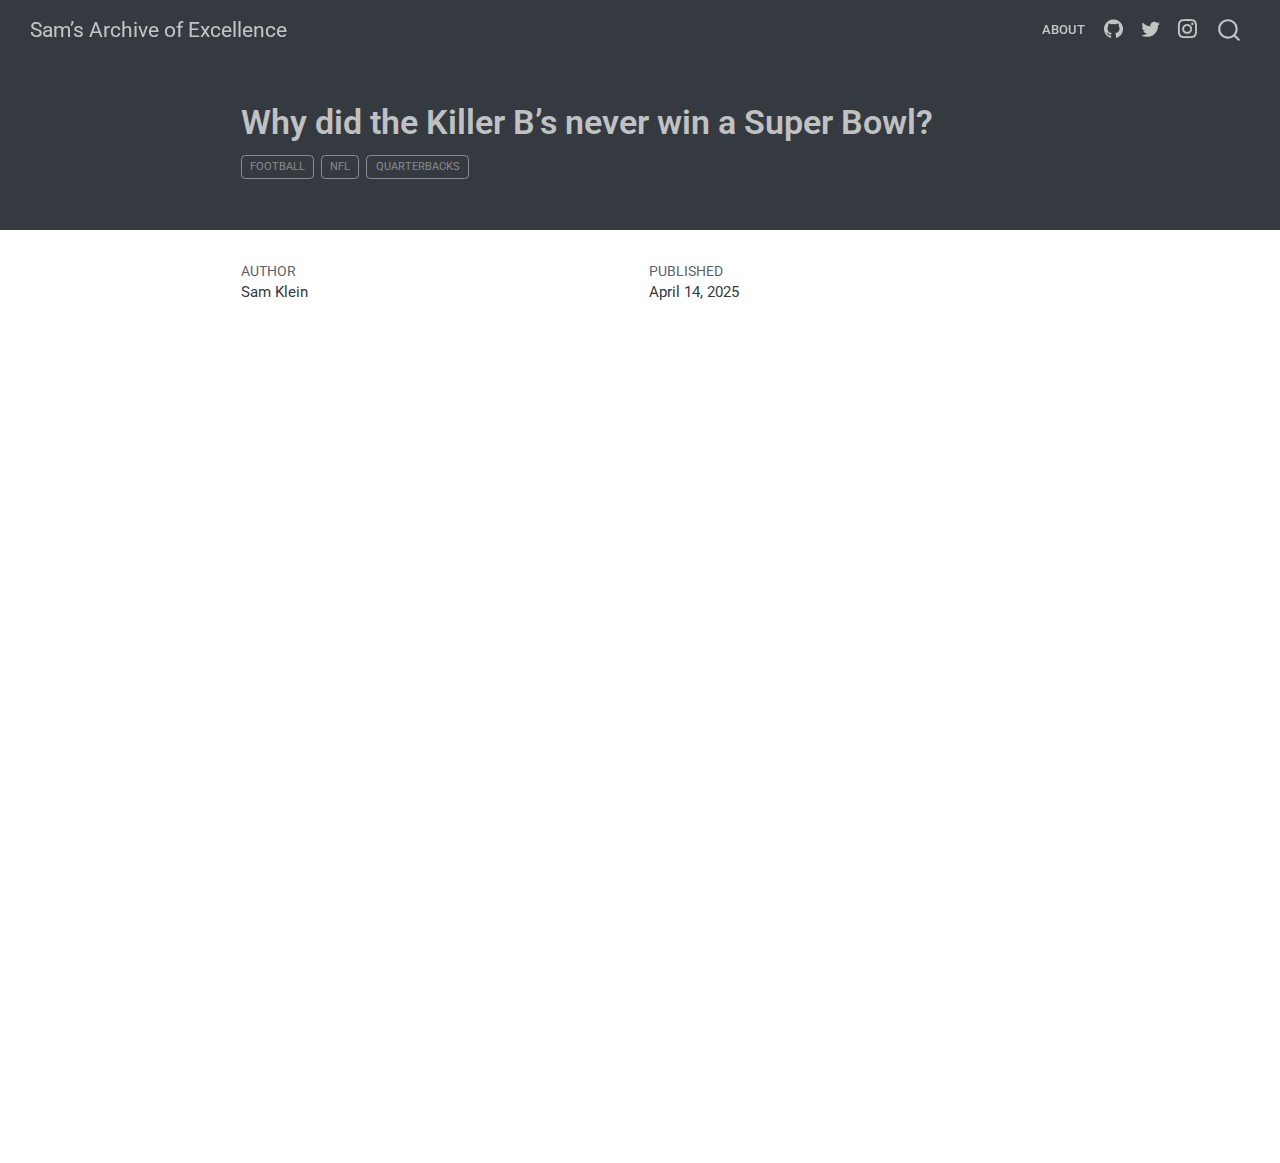
<file: posts/owning_teams/index.html>
<!DOCTYPE html>
<html xmlns="http://www.w3.org/1999/xhtml" lang="en" xml:lang="en"><head>

<meta charset="utf-8">
<meta name="generator" content="quarto-1.6.42">

<meta name="viewport" content="width=device-width, initial-scale=1.0, user-scalable=yes">

<meta name="author" content="Sam Klein">
<meta name="dcterms.date" content="2025-04-14">

<title>Why did the Killer B’s never win a Super Bowl? – Sam's Archive of Excellence</title>
<style>
code{white-space: pre-wrap;}
span.smallcaps{font-variant: small-caps;}
div.columns{display: flex; gap: min(4vw, 1.5em);}
div.column{flex: auto; overflow-x: auto;}
div.hanging-indent{margin-left: 1.5em; text-indent: -1.5em;}
ul.task-list{list-style: none;}
ul.task-list li input[type="checkbox"] {
  width: 0.8em;
  margin: 0 0.8em 0.2em -1em; /* quarto-specific, see https://github.com/quarto-dev/quarto-cli/issues/4556 */ 
  vertical-align: middle;
}
</style>


<script src="../../site_libs/quarto-nav/quarto-nav.js"></script>
<script src="../../site_libs/quarto-nav/headroom.min.js"></script>
<script src="../../site_libs/clipboard/clipboard.min.js"></script>
<script src="../../site_libs/quarto-search/autocomplete.umd.js"></script>
<script src="../../site_libs/quarto-search/fuse.min.js"></script>
<script src="../../site_libs/quarto-search/quarto-search.js"></script>
<meta name="quarto:offset" content="../../">
<script src="../../site_libs/quarto-html/quarto.js"></script>
<script src="../../site_libs/quarto-html/popper.min.js"></script>
<script src="../../site_libs/quarto-html/tippy.umd.min.js"></script>
<script src="../../site_libs/quarto-html/anchor.min.js"></script>
<link href="../../site_libs/quarto-html/tippy.css" rel="stylesheet">
<link href="../../site_libs/quarto-html/quarto-syntax-highlighting-2f5df379a58b258e96c21c0638c20c03.css" rel="stylesheet" id="quarto-text-highlighting-styles">
<script src="../../site_libs/bootstrap/bootstrap.min.js"></script>
<link href="../../site_libs/bootstrap/bootstrap-icons.css" rel="stylesheet">
<link href="../../site_libs/bootstrap/bootstrap-df479d6c4d77d0e0dfbcb5361179d7fd.min.css" rel="stylesheet" append-hash="true" id="quarto-bootstrap" data-mode="light">
<script id="quarto-search-options" type="application/json">{
  "location": "navbar",
  "copy-button": false,
  "collapse-after": 3,
  "panel-placement": "end",
  "type": "overlay",
  "limit": 50,
  "keyboard-shortcut": [
    "f",
    "/",
    "s"
  ],
  "show-item-context": false,
  "language": {
    "search-no-results-text": "No results",
    "search-matching-documents-text": "matching documents",
    "search-copy-link-title": "Copy link to search",
    "search-hide-matches-text": "Hide additional matches",
    "search-more-match-text": "more match in this document",
    "search-more-matches-text": "more matches in this document",
    "search-clear-button-title": "Clear",
    "search-text-placeholder": "",
    "search-detached-cancel-button-title": "Cancel",
    "search-submit-button-title": "Submit",
    "search-label": "Search"
  }
}</script>


<link rel="stylesheet" href="../../styles.css">
</head>

<body class="nav-fixed fullcontent">

<div id="quarto-search-results"></div>
  <header id="quarto-header" class="headroom fixed-top quarto-banner">
    <nav class="navbar navbar-expand-lg " data-bs-theme="dark">
      <div class="navbar-container container-fluid">
      <div class="navbar-brand-container mx-auto">
    <a class="navbar-brand" href="../../index.html">
    <span class="navbar-title">Sam’s Archive of Excellence</span>
    </a>
  </div>
            <div id="quarto-search" class="" title="Search"></div>
          <button class="navbar-toggler" type="button" data-bs-toggle="collapse" data-bs-target="#navbarCollapse" aria-controls="navbarCollapse" role="menu" aria-expanded="false" aria-label="Toggle navigation" onclick="if (window.quartoToggleHeadroom) { window.quartoToggleHeadroom(); }">
  <span class="navbar-toggler-icon"></span>
</button>
          <div class="collapse navbar-collapse" id="navbarCollapse">
            <ul class="navbar-nav navbar-nav-scroll ms-auto">
  <li class="nav-item">
    <a class="nav-link" href="../../about.html"> 
<span class="menu-text">About</span></a>
  </li>  
  <li class="nav-item compact">
    <a class="nav-link" href="https://github.com/sklein0489/sklein0489.github.io"> <i class="bi bi-github" role="img">
</i> 
<span class="menu-text"></span></a>
  </li>  
  <li class="nav-item compact">
    <a class="nav-link" href="https://x.com/samk0489"> <i class="bi bi-twitter" role="img">
</i> 
<span class="menu-text"></span></a>
  </li>  
  <li class="nav-item compact">
    <a class="nav-link" href="https://www.instagram.com/sam_klein_04/"> <i class="bi bi-instagram" role="img">
</i> 
<span class="menu-text"></span></a>
  </li>  
</ul>
          </div> <!-- /navcollapse -->
            <div class="quarto-navbar-tools">
</div>
      </div> <!-- /container-fluid -->
    </nav>
</header>
<!-- content -->
<header id="title-block-header" class="quarto-title-block default page-columns page-full">
  <div class="quarto-title-banner page-columns page-full">
    <div class="quarto-title column-body">
      <h1 class="title">Why did the Killer B’s never win a Super Bowl?</h1>
                                <div class="quarto-categories">
                <div class="quarto-category">football</div>
                <div class="quarto-category">nfl</div>
                <div class="quarto-category">quarterbacks</div>
              </div>
                  </div>
  </div>
    
  
  <div class="quarto-title-meta">

      <div>
      <div class="quarto-title-meta-heading">Author</div>
      <div class="quarto-title-meta-contents">
               <p>Sam Klein </p>
            </div>
    </div>
      
      <div>
      <div class="quarto-title-meta-heading">Published</div>
      <div class="quarto-title-meta-contents">
        <p class="date">April 14, 2025</p>
      </div>
    </div>
    
      
    </div>
    
  
  </header><div id="quarto-content" class="quarto-container page-columns page-rows-contents page-layout-article page-navbar">
<!-- sidebar -->
<!-- margin-sidebar -->
    
<!-- main -->
<main class="content quarto-banner-title-block" id="quarto-document-content">








</main> <!-- /main -->
<script id="quarto-html-after-body" type="application/javascript">
window.document.addEventListener("DOMContentLoaded", function (event) {
  const toggleBodyColorMode = (bsSheetEl) => {
    const mode = bsSheetEl.getAttribute("data-mode");
    const bodyEl = window.document.querySelector("body");
    if (mode === "dark") {
      bodyEl.classList.add("quarto-dark");
      bodyEl.classList.remove("quarto-light");
    } else {
      bodyEl.classList.add("quarto-light");
      bodyEl.classList.remove("quarto-dark");
    }
  }
  const toggleBodyColorPrimary = () => {
    const bsSheetEl = window.document.querySelector("link#quarto-bootstrap");
    if (bsSheetEl) {
      toggleBodyColorMode(bsSheetEl);
    }
  }
  toggleBodyColorPrimary();  
  const icon = "";
  const anchorJS = new window.AnchorJS();
  anchorJS.options = {
    placement: 'right',
    icon: icon
  };
  anchorJS.add('.anchored');
  const isCodeAnnotation = (el) => {
    for (const clz of el.classList) {
      if (clz.startsWith('code-annotation-')) {                     
        return true;
      }
    }
    return false;
  }
  const onCopySuccess = function(e) {
    // button target
    const button = e.trigger;
    // don't keep focus
    button.blur();
    // flash "checked"
    button.classList.add('code-copy-button-checked');
    var currentTitle = button.getAttribute("title");
    button.setAttribute("title", "Copied!");
    let tooltip;
    if (window.bootstrap) {
      button.setAttribute("data-bs-toggle", "tooltip");
      button.setAttribute("data-bs-placement", "left");
      button.setAttribute("data-bs-title", "Copied!");
      tooltip = new bootstrap.Tooltip(button, 
        { trigger: "manual", 
          customClass: "code-copy-button-tooltip",
          offset: [0, -8]});
      tooltip.show();    
    }
    setTimeout(function() {
      if (tooltip) {
        tooltip.hide();
        button.removeAttribute("data-bs-title");
        button.removeAttribute("data-bs-toggle");
        button.removeAttribute("data-bs-placement");
      }
      button.setAttribute("title", currentTitle);
      button.classList.remove('code-copy-button-checked');
    }, 1000);
    // clear code selection
    e.clearSelection();
  }
  const getTextToCopy = function(trigger) {
      const codeEl = trigger.previousElementSibling.cloneNode(true);
      for (const childEl of codeEl.children) {
        if (isCodeAnnotation(childEl)) {
          childEl.remove();
        }
      }
      return codeEl.innerText;
  }
  const clipboard = new window.ClipboardJS('.code-copy-button:not([data-in-quarto-modal])', {
    text: getTextToCopy
  });
  clipboard.on('success', onCopySuccess);
  if (window.document.getElementById('quarto-embedded-source-code-modal')) {
    const clipboardModal = new window.ClipboardJS('.code-copy-button[data-in-quarto-modal]', {
      text: getTextToCopy,
      container: window.document.getElementById('quarto-embedded-source-code-modal')
    });
    clipboardModal.on('success', onCopySuccess);
  }
    var localhostRegex = new RegExp(/^(?:http|https):\/\/localhost\:?[0-9]*\//);
    var mailtoRegex = new RegExp(/^mailto:/);
      var filterRegex = new RegExp('/' + window.location.host + '/');
    var isInternal = (href) => {
        return filterRegex.test(href) || localhostRegex.test(href) || mailtoRegex.test(href);
    }
    // Inspect non-navigation links and adorn them if external
 	var links = window.document.querySelectorAll('a[href]:not(.nav-link):not(.navbar-brand):not(.toc-action):not(.sidebar-link):not(.sidebar-item-toggle):not(.pagination-link):not(.no-external):not([aria-hidden]):not(.dropdown-item):not(.quarto-navigation-tool):not(.about-link)');
    for (var i=0; i<links.length; i++) {
      const link = links[i];
      if (!isInternal(link.href)) {
        // undo the damage that might have been done by quarto-nav.js in the case of
        // links that we want to consider external
        if (link.dataset.originalHref !== undefined) {
          link.href = link.dataset.originalHref;
        }
      }
    }
  function tippyHover(el, contentFn, onTriggerFn, onUntriggerFn) {
    const config = {
      allowHTML: true,
      maxWidth: 500,
      delay: 100,
      arrow: false,
      appendTo: function(el) {
          return el.parentElement;
      },
      interactive: true,
      interactiveBorder: 10,
      theme: 'quarto',
      placement: 'bottom-start',
    };
    if (contentFn) {
      config.content = contentFn;
    }
    if (onTriggerFn) {
      config.onTrigger = onTriggerFn;
    }
    if (onUntriggerFn) {
      config.onUntrigger = onUntriggerFn;
    }
    window.tippy(el, config); 
  }
  const noterefs = window.document.querySelectorAll('a[role="doc-noteref"]');
  for (var i=0; i<noterefs.length; i++) {
    const ref = noterefs[i];
    tippyHover(ref, function() {
      // use id or data attribute instead here
      let href = ref.getAttribute('data-footnote-href') || ref.getAttribute('href');
      try { href = new URL(href).hash; } catch {}
      const id = href.replace(/^#\/?/, "");
      const note = window.document.getElementById(id);
      if (note) {
        return note.innerHTML;
      } else {
        return "";
      }
    });
  }
  const xrefs = window.document.querySelectorAll('a.quarto-xref');
  const processXRef = (id, note) => {
    // Strip column container classes
    const stripColumnClz = (el) => {
      el.classList.remove("page-full", "page-columns");
      if (el.children) {
        for (const child of el.children) {
          stripColumnClz(child);
        }
      }
    }
    stripColumnClz(note)
    if (id === null || id.startsWith('sec-')) {
      // Special case sections, only their first couple elements
      const container = document.createElement("div");
      if (note.children && note.children.length > 2) {
        container.appendChild(note.children[0].cloneNode(true));
        for (let i = 1; i < note.children.length; i++) {
          const child = note.children[i];
          if (child.tagName === "P" && child.innerText === "") {
            continue;
          } else {
            container.appendChild(child.cloneNode(true));
            break;
          }
        }
        if (window.Quarto?.typesetMath) {
          window.Quarto.typesetMath(container);
        }
        return container.innerHTML
      } else {
        if (window.Quarto?.typesetMath) {
          window.Quarto.typesetMath(note);
        }
        return note.innerHTML;
      }
    } else {
      // Remove any anchor links if they are present
      const anchorLink = note.querySelector('a.anchorjs-link');
      if (anchorLink) {
        anchorLink.remove();
      }
      if (window.Quarto?.typesetMath) {
        window.Quarto.typesetMath(note);
      }
      if (note.classList.contains("callout")) {
        return note.outerHTML;
      } else {
        return note.innerHTML;
      }
    }
  }
  for (var i=0; i<xrefs.length; i++) {
    const xref = xrefs[i];
    tippyHover(xref, undefined, function(instance) {
      instance.disable();
      let url = xref.getAttribute('href');
      let hash = undefined; 
      if (url.startsWith('#')) {
        hash = url;
      } else {
        try { hash = new URL(url).hash; } catch {}
      }
      if (hash) {
        const id = hash.replace(/^#\/?/, "");
        const note = window.document.getElementById(id);
        if (note !== null) {
          try {
            const html = processXRef(id, note.cloneNode(true));
            instance.setContent(html);
          } finally {
            instance.enable();
            instance.show();
          }
        } else {
          // See if we can fetch this
          fetch(url.split('#')[0])
          .then(res => res.text())
          .then(html => {
            const parser = new DOMParser();
            const htmlDoc = parser.parseFromString(html, "text/html");
            const note = htmlDoc.getElementById(id);
            if (note !== null) {
              const html = processXRef(id, note);
              instance.setContent(html);
            } 
          }).finally(() => {
            instance.enable();
            instance.show();
          });
        }
      } else {
        // See if we can fetch a full url (with no hash to target)
        // This is a special case and we should probably do some content thinning / targeting
        fetch(url)
        .then(res => res.text())
        .then(html => {
          const parser = new DOMParser();
          const htmlDoc = parser.parseFromString(html, "text/html");
          const note = htmlDoc.querySelector('main.content');
          if (note !== null) {
            // This should only happen for chapter cross references
            // (since there is no id in the URL)
            // remove the first header
            if (note.children.length > 0 && note.children[0].tagName === "HEADER") {
              note.children[0].remove();
            }
            const html = processXRef(null, note);
            instance.setContent(html);
          } 
        }).finally(() => {
          instance.enable();
          instance.show();
        });
      }
    }, function(instance) {
    });
  }
      let selectedAnnoteEl;
      const selectorForAnnotation = ( cell, annotation) => {
        let cellAttr = 'data-code-cell="' + cell + '"';
        let lineAttr = 'data-code-annotation="' +  annotation + '"';
        const selector = 'span[' + cellAttr + '][' + lineAttr + ']';
        return selector;
      }
      const selectCodeLines = (annoteEl) => {
        const doc = window.document;
        const targetCell = annoteEl.getAttribute("data-target-cell");
        const targetAnnotation = annoteEl.getAttribute("data-target-annotation");
        const annoteSpan = window.document.querySelector(selectorForAnnotation(targetCell, targetAnnotation));
        const lines = annoteSpan.getAttribute("data-code-lines").split(",");
        const lineIds = lines.map((line) => {
          return targetCell + "-" + line;
        })
        let top = null;
        let height = null;
        let parent = null;
        if (lineIds.length > 0) {
            //compute the position of the single el (top and bottom and make a div)
            const el = window.document.getElementById(lineIds[0]);
            top = el.offsetTop;
            height = el.offsetHeight;
            parent = el.parentElement.parentElement;
          if (lineIds.length > 1) {
            const lastEl = window.document.getElementById(lineIds[lineIds.length - 1]);
            const bottom = lastEl.offsetTop + lastEl.offsetHeight;
            height = bottom - top;
          }
          if (top !== null && height !== null && parent !== null) {
            // cook up a div (if necessary) and position it 
            let div = window.document.getElementById("code-annotation-line-highlight");
            if (div === null) {
              div = window.document.createElement("div");
              div.setAttribute("id", "code-annotation-line-highlight");
              div.style.position = 'absolute';
              parent.appendChild(div);
            }
            div.style.top = top - 2 + "px";
            div.style.height = height + 4 + "px";
            div.style.left = 0;
            let gutterDiv = window.document.getElementById("code-annotation-line-highlight-gutter");
            if (gutterDiv === null) {
              gutterDiv = window.document.createElement("div");
              gutterDiv.setAttribute("id", "code-annotation-line-highlight-gutter");
              gutterDiv.style.position = 'absolute';
              const codeCell = window.document.getElementById(targetCell);
              const gutter = codeCell.querySelector('.code-annotation-gutter');
              gutter.appendChild(gutterDiv);
            }
            gutterDiv.style.top = top - 2 + "px";
            gutterDiv.style.height = height + 4 + "px";
          }
          selectedAnnoteEl = annoteEl;
        }
      };
      const unselectCodeLines = () => {
        const elementsIds = ["code-annotation-line-highlight", "code-annotation-line-highlight-gutter"];
        elementsIds.forEach((elId) => {
          const div = window.document.getElementById(elId);
          if (div) {
            div.remove();
          }
        });
        selectedAnnoteEl = undefined;
      };
        // Handle positioning of the toggle
    window.addEventListener(
      "resize",
      throttle(() => {
        elRect = undefined;
        if (selectedAnnoteEl) {
          selectCodeLines(selectedAnnoteEl);
        }
      }, 10)
    );
    function throttle(fn, ms) {
    let throttle = false;
    let timer;
      return (...args) => {
        if(!throttle) { // first call gets through
            fn.apply(this, args);
            throttle = true;
        } else { // all the others get throttled
            if(timer) clearTimeout(timer); // cancel #2
            timer = setTimeout(() => {
              fn.apply(this, args);
              timer = throttle = false;
            }, ms);
        }
      };
    }
      // Attach click handler to the DT
      const annoteDls = window.document.querySelectorAll('dt[data-target-cell]');
      for (const annoteDlNode of annoteDls) {
        annoteDlNode.addEventListener('click', (event) => {
          const clickedEl = event.target;
          if (clickedEl !== selectedAnnoteEl) {
            unselectCodeLines();
            const activeEl = window.document.querySelector('dt[data-target-cell].code-annotation-active');
            if (activeEl) {
              activeEl.classList.remove('code-annotation-active');
            }
            selectCodeLines(clickedEl);
            clickedEl.classList.add('code-annotation-active');
          } else {
            // Unselect the line
            unselectCodeLines();
            clickedEl.classList.remove('code-annotation-active');
          }
        });
      }
  const findCites = (el) => {
    const parentEl = el.parentElement;
    if (parentEl) {
      const cites = parentEl.dataset.cites;
      if (cites) {
        return {
          el,
          cites: cites.split(' ')
        };
      } else {
        return findCites(el.parentElement)
      }
    } else {
      return undefined;
    }
  };
  var bibliorefs = window.document.querySelectorAll('a[role="doc-biblioref"]');
  for (var i=0; i<bibliorefs.length; i++) {
    const ref = bibliorefs[i];
    const citeInfo = findCites(ref);
    if (citeInfo) {
      tippyHover(citeInfo.el, function() {
        var popup = window.document.createElement('div');
        citeInfo.cites.forEach(function(cite) {
          var citeDiv = window.document.createElement('div');
          citeDiv.classList.add('hanging-indent');
          citeDiv.classList.add('csl-entry');
          var biblioDiv = window.document.getElementById('ref-' + cite);
          if (biblioDiv) {
            citeDiv.innerHTML = biblioDiv.innerHTML;
          }
          popup.appendChild(citeDiv);
        });
        return popup.innerHTML;
      });
    }
  }
});
</script>
</div> <!-- /content -->




</body></html>
</file>
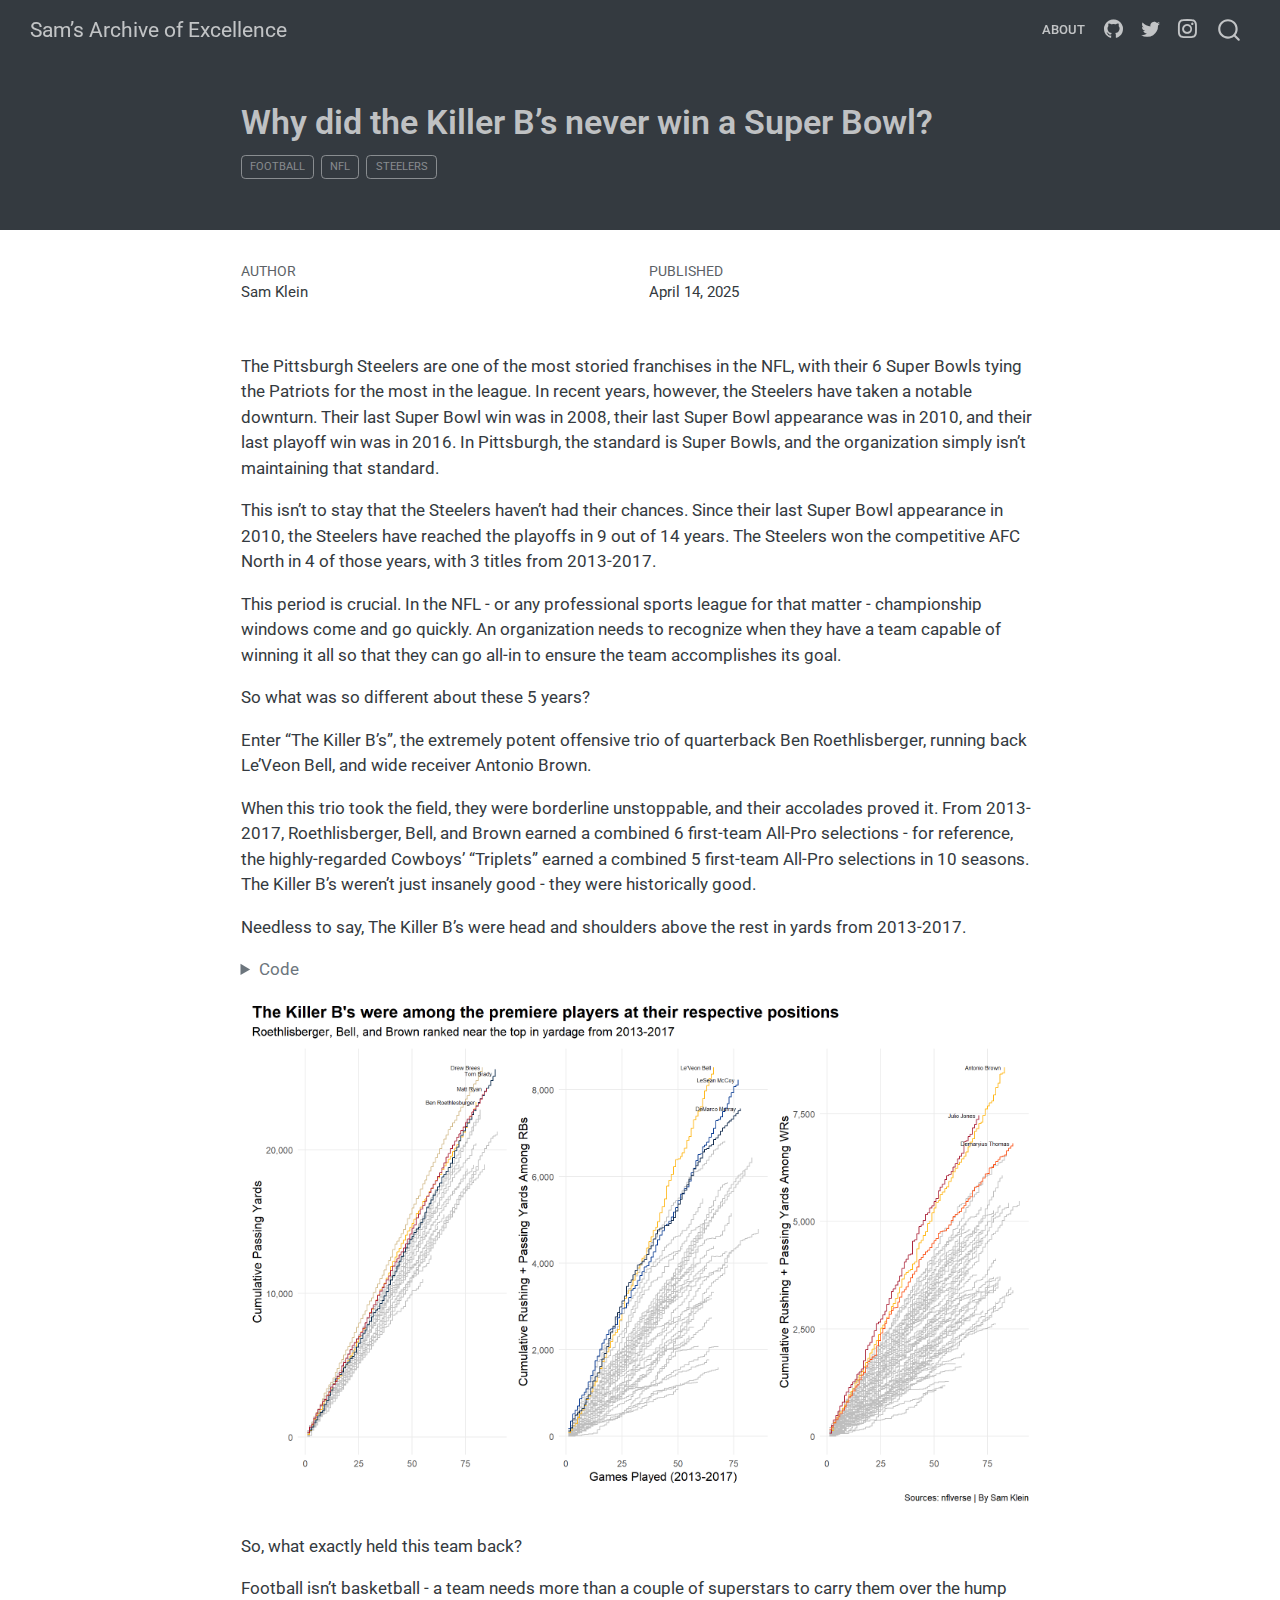
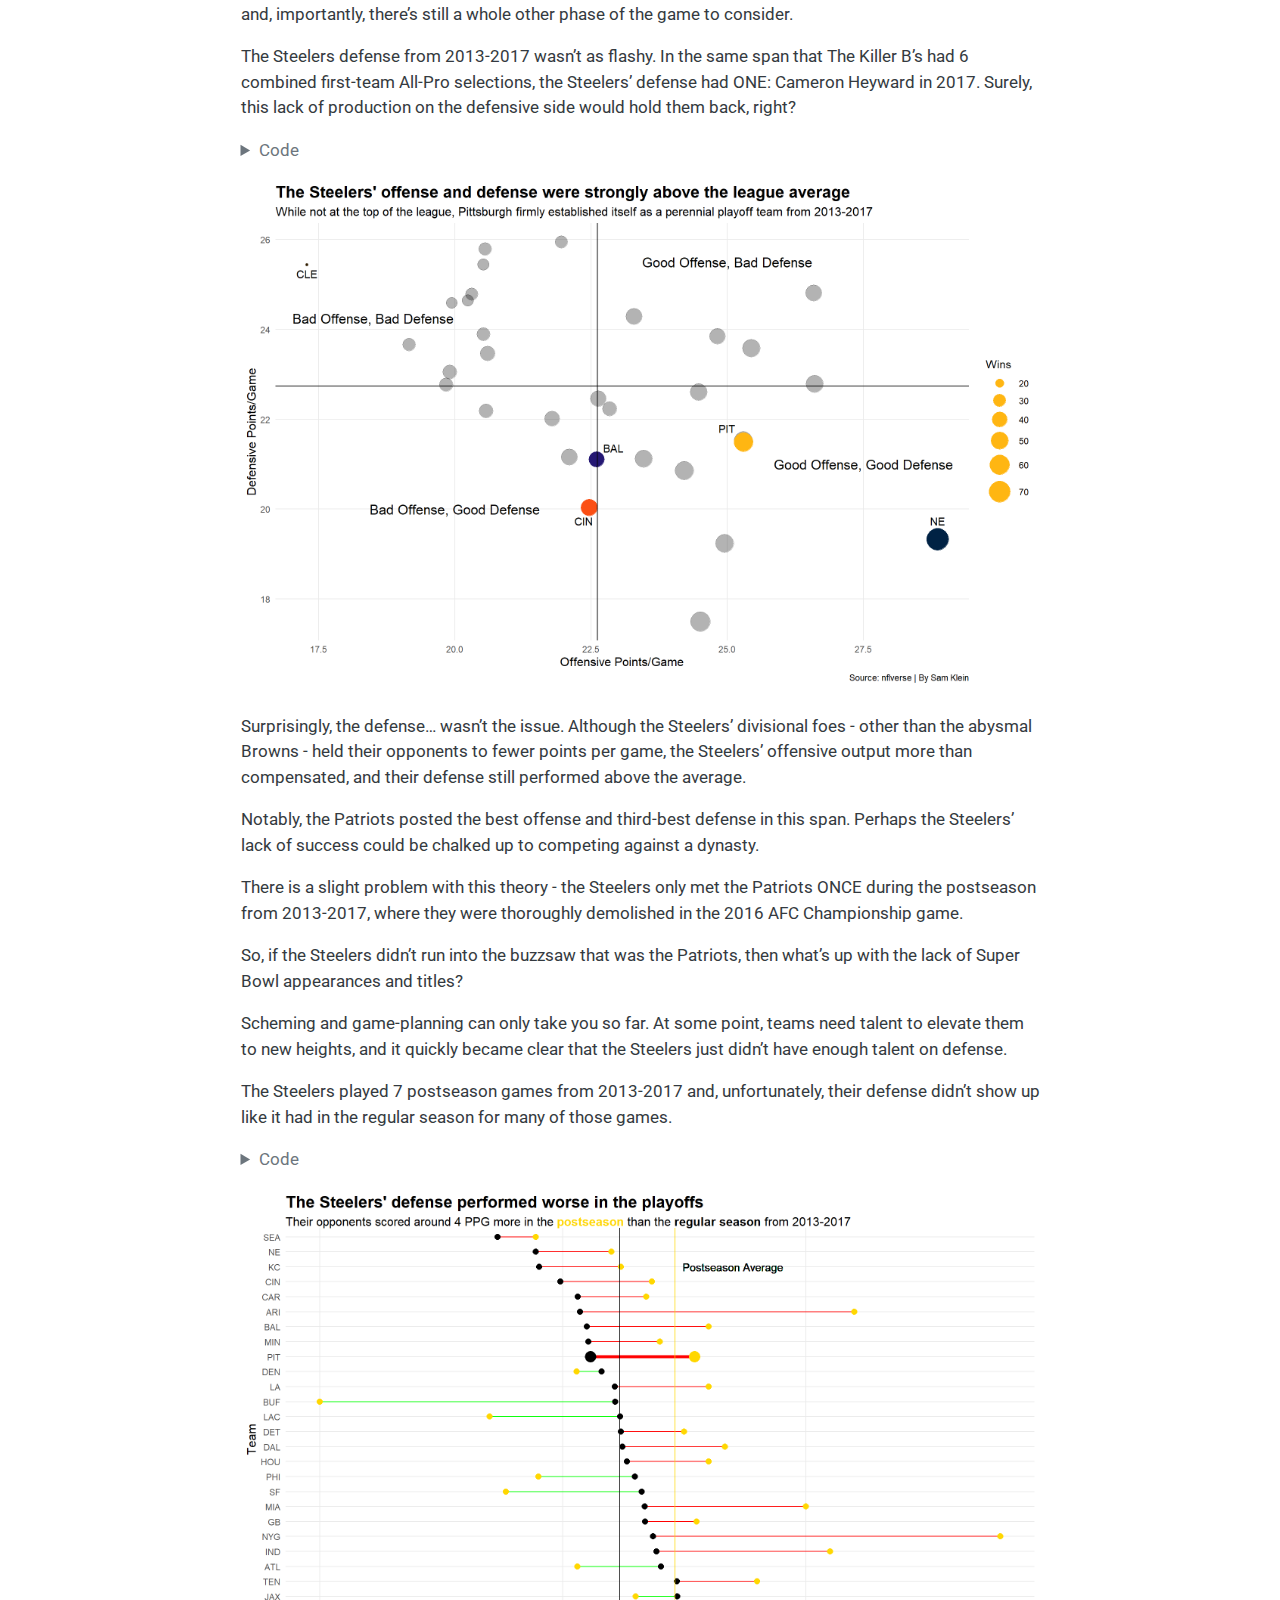
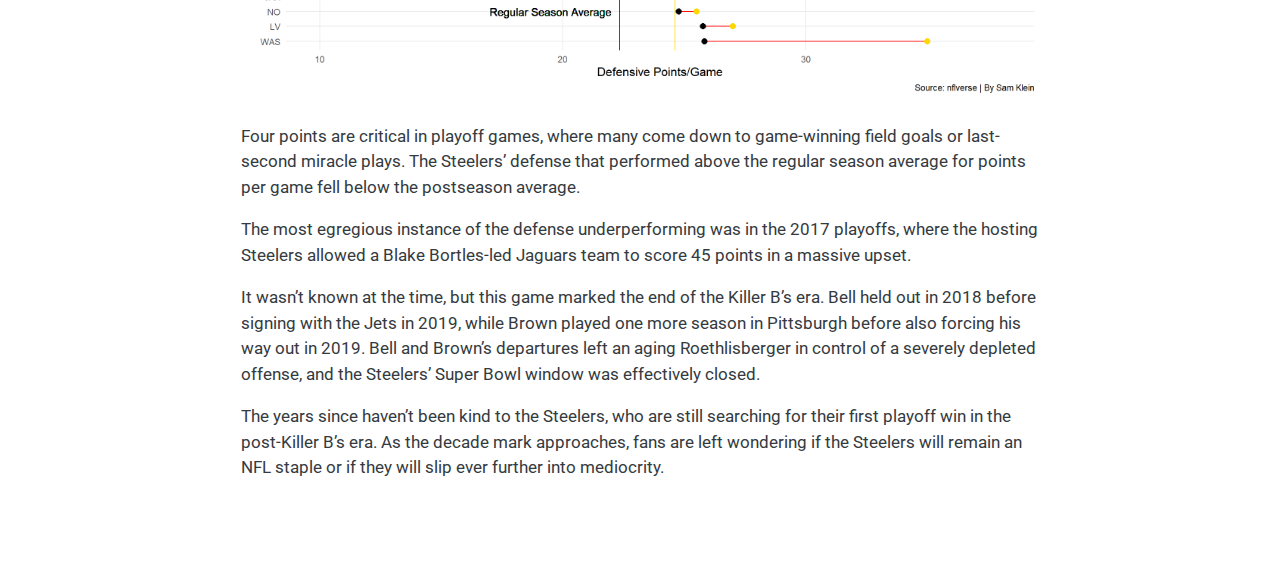
<file: posts/pittsburgh-steelers-killer-bs/index.html>
<!DOCTYPE html>
<html xmlns="http://www.w3.org/1999/xhtml" lang="en" xml:lang="en"><head>

<meta charset="utf-8">
<meta name="generator" content="quarto-1.6.42">

<meta name="viewport" content="width=device-width, initial-scale=1.0, user-scalable=yes">

<meta name="author" content="Sam Klein">
<meta name="dcterms.date" content="2025-04-14">

<title>Why did the Killer B’s never win a Super Bowl? – Sam's Archive of Excellence</title>
<style>
code{white-space: pre-wrap;}
span.smallcaps{font-variant: small-caps;}
div.columns{display: flex; gap: min(4vw, 1.5em);}
div.column{flex: auto; overflow-x: auto;}
div.hanging-indent{margin-left: 1.5em; text-indent: -1.5em;}
ul.task-list{list-style: none;}
ul.task-list li input[type="checkbox"] {
  width: 0.8em;
  margin: 0 0.8em 0.2em -1em; /* quarto-specific, see https://github.com/quarto-dev/quarto-cli/issues/4556 */ 
  vertical-align: middle;
}
/* CSS for syntax highlighting */
pre > code.sourceCode { white-space: pre; position: relative; }
pre > code.sourceCode > span { line-height: 1.25; }
pre > code.sourceCode > span:empty { height: 1.2em; }
.sourceCode { overflow: visible; }
code.sourceCode > span { color: inherit; text-decoration: inherit; }
div.sourceCode { margin: 1em 0; }
pre.sourceCode { margin: 0; }
@media screen {
div.sourceCode { overflow: auto; }
}
@media print {
pre > code.sourceCode { white-space: pre-wrap; }
pre > code.sourceCode > span { display: inline-block; text-indent: -5em; padding-left: 5em; }
}
pre.numberSource code
  { counter-reset: source-line 0; }
pre.numberSource code > span
  { position: relative; left: -4em; counter-increment: source-line; }
pre.numberSource code > span > a:first-child::before
  { content: counter(source-line);
    position: relative; left: -1em; text-align: right; vertical-align: baseline;
    border: none; display: inline-block;
    -webkit-touch-callout: none; -webkit-user-select: none;
    -khtml-user-select: none; -moz-user-select: none;
    -ms-user-select: none; user-select: none;
    padding: 0 4px; width: 4em;
  }
pre.numberSource { margin-left: 3em;  padding-left: 4px; }
div.sourceCode
  {   }
@media screen {
pre > code.sourceCode > span > a:first-child::before { text-decoration: underline; }
}
</style>


<script src="../../site_libs/quarto-nav/quarto-nav.js"></script>
<script src="../../site_libs/quarto-nav/headroom.min.js"></script>
<script src="../../site_libs/clipboard/clipboard.min.js"></script>
<script src="../../site_libs/quarto-search/autocomplete.umd.js"></script>
<script src="../../site_libs/quarto-search/fuse.min.js"></script>
<script src="../../site_libs/quarto-search/quarto-search.js"></script>
<meta name="quarto:offset" content="../../">
<script src="../../site_libs/quarto-html/quarto.js"></script>
<script src="../../site_libs/quarto-html/popper.min.js"></script>
<script src="../../site_libs/quarto-html/tippy.umd.min.js"></script>
<script src="../../site_libs/quarto-html/anchor.min.js"></script>
<link href="../../site_libs/quarto-html/tippy.css" rel="stylesheet">
<link href="../../site_libs/quarto-html/quarto-syntax-highlighting-2f5df379a58b258e96c21c0638c20c03.css" rel="stylesheet" id="quarto-text-highlighting-styles">
<script src="../../site_libs/bootstrap/bootstrap.min.js"></script>
<link href="../../site_libs/bootstrap/bootstrap-icons.css" rel="stylesheet">
<link href="../../site_libs/bootstrap/bootstrap-df479d6c4d77d0e0dfbcb5361179d7fd.min.css" rel="stylesheet" append-hash="true" id="quarto-bootstrap" data-mode="light">
<script id="quarto-search-options" type="application/json">{
  "location": "navbar",
  "copy-button": false,
  "collapse-after": 3,
  "panel-placement": "end",
  "type": "overlay",
  "limit": 50,
  "keyboard-shortcut": [
    "f",
    "/",
    "s"
  ],
  "show-item-context": false,
  "language": {
    "search-no-results-text": "No results",
    "search-matching-documents-text": "matching documents",
    "search-copy-link-title": "Copy link to search",
    "search-hide-matches-text": "Hide additional matches",
    "search-more-match-text": "more match in this document",
    "search-more-matches-text": "more matches in this document",
    "search-clear-button-title": "Clear",
    "search-text-placeholder": "",
    "search-detached-cancel-button-title": "Cancel",
    "search-submit-button-title": "Submit",
    "search-label": "Search"
  }
}</script>


<link rel="stylesheet" href="../../styles.css">
</head>

<body class="nav-fixed fullcontent">

<div id="quarto-search-results"></div>
  <header id="quarto-header" class="headroom fixed-top quarto-banner">
    <nav class="navbar navbar-expand-lg " data-bs-theme="dark">
      <div class="navbar-container container-fluid">
      <div class="navbar-brand-container mx-auto">
    <a class="navbar-brand" href="../../index.html">
    <span class="navbar-title">Sam’s Archive of Excellence</span>
    </a>
  </div>
            <div id="quarto-search" class="" title="Search"></div>
          <button class="navbar-toggler" type="button" data-bs-toggle="collapse" data-bs-target="#navbarCollapse" aria-controls="navbarCollapse" role="menu" aria-expanded="false" aria-label="Toggle navigation" onclick="if (window.quartoToggleHeadroom) { window.quartoToggleHeadroom(); }">
  <span class="navbar-toggler-icon"></span>
</button>
          <div class="collapse navbar-collapse" id="navbarCollapse">
            <ul class="navbar-nav navbar-nav-scroll ms-auto">
  <li class="nav-item">
    <a class="nav-link" href="../../about.html"> 
<span class="menu-text">About</span></a>
  </li>  
  <li class="nav-item compact">
    <a class="nav-link" href="https://github.com/sklein0489/sklein0489.github.io"> <i class="bi bi-github" role="img">
</i> 
<span class="menu-text"></span></a>
  </li>  
  <li class="nav-item compact">
    <a class="nav-link" href="https://x.com/samk0489"> <i class="bi bi-twitter" role="img">
</i> 
<span class="menu-text"></span></a>
  </li>  
  <li class="nav-item compact">
    <a class="nav-link" href="https://www.instagram.com/sam_klein_04/"> <i class="bi bi-instagram" role="img">
</i> 
<span class="menu-text"></span></a>
  </li>  
</ul>
          </div> <!-- /navcollapse -->
            <div class="quarto-navbar-tools">
</div>
      </div> <!-- /container-fluid -->
    </nav>
</header>
<!-- content -->
<header id="title-block-header" class="quarto-title-block default page-columns page-full">
  <div class="quarto-title-banner page-columns page-full">
    <div class="quarto-title column-body">
      <h1 class="title">Why did the Killer B’s never win a Super Bowl?</h1>
                                <div class="quarto-categories">
                <div class="quarto-category">football</div>
                <div class="quarto-category">nfl</div>
                <div class="quarto-category">steelers</div>
              </div>
                  </div>
  </div>
    
  
  <div class="quarto-title-meta">

      <div>
      <div class="quarto-title-meta-heading">Author</div>
      <div class="quarto-title-meta-contents">
               <p>Sam Klein </p>
            </div>
    </div>
      
      <div>
      <div class="quarto-title-meta-heading">Published</div>
      <div class="quarto-title-meta-contents">
        <p class="date">April 14, 2025</p>
      </div>
    </div>
    
      
    </div>
    
  
  </header><div id="quarto-content" class="quarto-container page-columns page-rows-contents page-layout-article page-navbar">
<!-- sidebar -->
<!-- margin-sidebar -->
    
<!-- main -->
<main class="content quarto-banner-title-block" id="quarto-document-content">





<p>The Pittsburgh Steelers are one of the most storied franchises in the NFL, with their 6 Super Bowls tying the Patriots for the most in the league. In recent years, however, the Steelers have taken a notable downturn. Their last Super Bowl win was in 2008, their last Super Bowl appearance was in 2010, and their last playoff win was in 2016. In Pittsburgh, the standard is Super Bowls, and the organization simply isn’t maintaining that standard.</p>
<p>This isn’t to stay that the Steelers haven’t had their chances. Since their last Super Bowl appearance in 2010, the Steelers have reached the playoffs in 9 out of 14 years. The Steelers won the competitive AFC North in 4 of those years, with 3 titles from 2013-2017.</p>
<p>This period is crucial. In the NFL - or any professional sports league for that matter - championship windows come and go quickly. An organization needs to recognize when they have a team capable of winning it all so that they can go all-in to ensure the team accomplishes its goal.</p>
<p>So what was so different about these 5 years?</p>
<p>Enter “The Killer B’s”, the extremely potent offensive trio of quarterback Ben Roethlisberger, running back Le’Veon Bell, and wide receiver Antonio Brown.</p>
<p>When this trio took the field, they were borderline unstoppable, and their accolades proved it. From 2013-2017, Roethlisberger, Bell, and Brown earned a combined 6 first-team All-Pro selections - for reference, the highly-regarded Cowboys’ “Triplets” earned a combined 5 first-team All-Pro selections in 10 seasons. The Killer B’s weren’t just insanely good - they were historically good.</p>
<p>Needless to say, The Killer B’s were head and shoulders above the rest in yards from 2013-2017.</p>
<div class="cell">
<details class="code-fold">
<summary>Code</summary>
<div class="sourceCode cell-code" id="cb1"><pre class="sourceCode r code-with-copy"><code class="sourceCode r"><span id="cb1-1"><a href="#cb1-1" aria-hidden="true" tabindex="-1"></a>nfl_player_box <span class="ot">&lt;-</span> <span class="fu">load_player_stats</span>(<span class="at">seasons =</span> <span class="dv">1999</span><span class="sc">:</span><span class="dv">2024</span>, <span class="at">stat_type =</span> <span class="st">"offense"</span>)</span>
<span id="cb1-2"><a href="#cb1-2" aria-hidden="true" tabindex="-1"></a></span>
<span id="cb1-3"><a href="#cb1-3" aria-hidden="true" tabindex="-1"></a>years <span class="ot">&lt;-</span> <span class="fu">c</span>(<span class="dv">2013</span><span class="sc">:</span><span class="dv">2017</span>)</span>
<span id="cb1-4"><a href="#cb1-4" aria-hidden="true" tabindex="-1"></a>trio <span class="ot">&lt;-</span> <span class="fu">c</span>(<span class="st">"QB"</span>, <span class="st">"RB"</span>, <span class="st">"WR"</span>)</span>
<span id="cb1-5"><a href="#cb1-5" aria-hidden="true" tabindex="-1"></a></span>
<span id="cb1-6"><a href="#cb1-6" aria-hidden="true" tabindex="-1"></a>nfl_trio <span class="ot">&lt;-</span> nfl_player_box <span class="sc">|&gt;</span></span>
<span id="cb1-7"><a href="#cb1-7" aria-hidden="true" tabindex="-1"></a>  <span class="fu">filter</span>(position <span class="sc">%in%</span> trio, season <span class="sc">%in%</span> years) <span class="sc">|&gt;</span></span>
<span id="cb1-8"><a href="#cb1-8" aria-hidden="true" tabindex="-1"></a>  <span class="fu">group_by</span>(player_display_name) <span class="sc">|&gt;</span></span>
<span id="cb1-9"><a href="#cb1-9" aria-hidden="true" tabindex="-1"></a>  <span class="fu">mutate</span>(<span class="at">weeks_per_season =</span> <span class="fu">max</span>(week),</span>
<span id="cb1-10"><a href="#cb1-10" aria-hidden="true" tabindex="-1"></a>         <span class="at">game =</span> <span class="fu">row_number</span>()) <span class="sc">|&gt;</span></span>
<span id="cb1-11"><a href="#cb1-11" aria-hidden="true" tabindex="-1"></a>  <span class="fu">ungroup</span>()</span>
<span id="cb1-12"><a href="#cb1-12" aria-hidden="true" tabindex="-1"></a></span>
<span id="cb1-13"><a href="#cb1-13" aria-hidden="true" tabindex="-1"></a>eligible <span class="ot">&lt;-</span> nfl_trio <span class="sc">|&gt;</span></span>
<span id="cb1-14"><a href="#cb1-14" aria-hidden="true" tabindex="-1"></a>  <span class="fu">group_by</span>(player_display_name) <span class="sc">|&gt;</span></span>
<span id="cb1-15"><a href="#cb1-15" aria-hidden="true" tabindex="-1"></a>  <span class="fu">summarise</span>(<span class="at">eligible =</span> <span class="fu">max</span>(game)) <span class="sc">|&gt;</span></span>
<span id="cb1-16"><a href="#cb1-16" aria-hidden="true" tabindex="-1"></a>  <span class="fu">filter</span>(eligible <span class="sc">&gt;=</span> <span class="dv">50</span>)</span>
<span id="cb1-17"><a href="#cb1-17" aria-hidden="true" tabindex="-1"></a></span>
<span id="cb1-18"><a href="#cb1-18" aria-hidden="true" tabindex="-1"></a>nfl_trio <span class="ot">&lt;-</span> nfl_trio <span class="sc">|&gt;</span></span>
<span id="cb1-19"><a href="#cb1-19" aria-hidden="true" tabindex="-1"></a>  <span class="fu">filter</span>(player_display_name <span class="sc">%in%</span> eligible<span class="sc">$</span>player_display_name)</span>
<span id="cb1-20"><a href="#cb1-20" aria-hidden="true" tabindex="-1"></a></span>
<span id="cb1-21"><a href="#cb1-21" aria-hidden="true" tabindex="-1"></a>nfl_qb <span class="ot">&lt;-</span> nfl_trio <span class="sc">|&gt;</span></span>
<span id="cb1-22"><a href="#cb1-22" aria-hidden="true" tabindex="-1"></a>  <span class="fu">group_by</span>(player_display_name) <span class="sc">|&gt;</span></span>
<span id="cb1-23"><a href="#cb1-23" aria-hidden="true" tabindex="-1"></a>  <span class="fu">select</span>(player_display_name, position, recent_team, season, week, passing_yards, game) <span class="sc">|&gt;</span></span>
<span id="cb1-24"><a href="#cb1-24" aria-hidden="true" tabindex="-1"></a>  <span class="fu">mutate</span>(<span class="at">cum_passing =</span> <span class="fu">cumsum</span>(passing_yards)) <span class="sc">|&gt;</span></span>
<span id="cb1-25"><a href="#cb1-25" aria-hidden="true" tabindex="-1"></a>  <span class="fu">filter</span>(position <span class="sc">==</span> <span class="st">"QB"</span>)</span>
<span id="cb1-26"><a href="#cb1-26" aria-hidden="true" tabindex="-1"></a></span>
<span id="cb1-27"><a href="#cb1-27" aria-hidden="true" tabindex="-1"></a>nfl_rb <span class="ot">&lt;-</span> nfl_trio <span class="sc">|&gt;</span></span>
<span id="cb1-28"><a href="#cb1-28" aria-hidden="true" tabindex="-1"></a>  <span class="fu">group_by</span>(player_display_name) <span class="sc">|&gt;</span></span>
<span id="cb1-29"><a href="#cb1-29" aria-hidden="true" tabindex="-1"></a>  <span class="fu">select</span>(player_display_name, position, recent_team, season, week, </span>
<span id="cb1-30"><a href="#cb1-30" aria-hidden="true" tabindex="-1"></a>         rushing_yards, receiving_yards, game) <span class="sc">|&gt;</span></span>
<span id="cb1-31"><a href="#cb1-31" aria-hidden="true" tabindex="-1"></a>  <span class="fu">mutate</span>(<span class="at">all_purpose =</span> rushing_yards <span class="sc">+</span> receiving_yards,</span>
<span id="cb1-32"><a href="#cb1-32" aria-hidden="true" tabindex="-1"></a>         <span class="at">cum_all_purpose =</span> <span class="fu">cumsum</span>(all_purpose)) <span class="sc">|&gt;</span></span>
<span id="cb1-33"><a href="#cb1-33" aria-hidden="true" tabindex="-1"></a>  <span class="fu">filter</span>(position <span class="sc">==</span> <span class="st">"RB"</span>)</span>
<span id="cb1-34"><a href="#cb1-34" aria-hidden="true" tabindex="-1"></a></span>
<span id="cb1-35"><a href="#cb1-35" aria-hidden="true" tabindex="-1"></a>nfl_wr <span class="ot">&lt;-</span> nfl_trio <span class="sc">|&gt;</span></span>
<span id="cb1-36"><a href="#cb1-36" aria-hidden="true" tabindex="-1"></a>  <span class="fu">group_by</span>(player_display_name) <span class="sc">|&gt;</span></span>
<span id="cb1-37"><a href="#cb1-37" aria-hidden="true" tabindex="-1"></a>  <span class="fu">select</span>(player_display_name, position, recent_team, season, week, </span>
<span id="cb1-38"><a href="#cb1-38" aria-hidden="true" tabindex="-1"></a>         rushing_yards, receiving_yards, game) <span class="sc">|&gt;</span></span>
<span id="cb1-39"><a href="#cb1-39" aria-hidden="true" tabindex="-1"></a>  <span class="fu">mutate</span>(<span class="at">all_purpose =</span> rushing_yards <span class="sc">+</span> receiving_yards,</span>
<span id="cb1-40"><a href="#cb1-40" aria-hidden="true" tabindex="-1"></a>         <span class="at">cum_all_purpose =</span> <span class="fu">cumsum</span>(all_purpose)) <span class="sc">|&gt;</span></span>
<span id="cb1-41"><a href="#cb1-41" aria-hidden="true" tabindex="-1"></a>  <span class="fu">filter</span>(position <span class="sc">==</span> <span class="st">"WR"</span>)</span>
<span id="cb1-42"><a href="#cb1-42" aria-hidden="true" tabindex="-1"></a></span>
<span id="cb1-43"><a href="#cb1-43" aria-hidden="true" tabindex="-1"></a>big_ben <span class="ot">&lt;-</span> nfl_qb <span class="sc">|&gt;</span></span>
<span id="cb1-44"><a href="#cb1-44" aria-hidden="true" tabindex="-1"></a>  <span class="fu">filter</span>(player_display_name <span class="sc">==</span> <span class="st">"Ben Roethlisberger"</span>)</span>
<span id="cb1-45"><a href="#cb1-45" aria-hidden="true" tabindex="-1"></a></span>
<span id="cb1-46"><a href="#cb1-46" aria-hidden="true" tabindex="-1"></a>brees <span class="ot">&lt;-</span> nfl_qb<span class="sc">|&gt;</span></span>
<span id="cb1-47"><a href="#cb1-47" aria-hidden="true" tabindex="-1"></a>  <span class="fu">filter</span>(player_display_name <span class="sc">==</span> <span class="st">"Drew Brees"</span>)</span>
<span id="cb1-48"><a href="#cb1-48" aria-hidden="true" tabindex="-1"></a></span>
<span id="cb1-49"><a href="#cb1-49" aria-hidden="true" tabindex="-1"></a>brady <span class="ot">&lt;-</span> nfl_qb <span class="sc">|&gt;</span></span>
<span id="cb1-50"><a href="#cb1-50" aria-hidden="true" tabindex="-1"></a>  <span class="fu">filter</span>(player_display_name <span class="sc">==</span> <span class="st">"Tom Brady"</span>)</span>
<span id="cb1-51"><a href="#cb1-51" aria-hidden="true" tabindex="-1"></a></span>
<span id="cb1-52"><a href="#cb1-52" aria-hidden="true" tabindex="-1"></a>ryan <span class="ot">&lt;-</span> nfl_qb <span class="sc">|&gt;</span></span>
<span id="cb1-53"><a href="#cb1-53" aria-hidden="true" tabindex="-1"></a>  <span class="fu">filter</span>(player_display_name <span class="sc">==</span> <span class="st">"Matt Ryan"</span>)</span>
<span id="cb1-54"><a href="#cb1-54" aria-hidden="true" tabindex="-1"></a></span>
<span id="cb1-55"><a href="#cb1-55" aria-hidden="true" tabindex="-1"></a>bell <span class="ot">&lt;-</span> nfl_rb <span class="sc">|&gt;</span></span>
<span id="cb1-56"><a href="#cb1-56" aria-hidden="true" tabindex="-1"></a>  <span class="fu">filter</span>(player_display_name <span class="sc">==</span> <span class="st">"Le'Veon Bell"</span>)</span>
<span id="cb1-57"><a href="#cb1-57" aria-hidden="true" tabindex="-1"></a></span>
<span id="cb1-58"><a href="#cb1-58" aria-hidden="true" tabindex="-1"></a>mccoy <span class="ot">&lt;-</span> nfl_rb <span class="sc">|&gt;</span></span>
<span id="cb1-59"><a href="#cb1-59" aria-hidden="true" tabindex="-1"></a>  <span class="fu">filter</span>(player_display_name <span class="sc">==</span> <span class="st">"LeSean McCoy"</span>)</span>
<span id="cb1-60"><a href="#cb1-60" aria-hidden="true" tabindex="-1"></a></span>
<span id="cb1-61"><a href="#cb1-61" aria-hidden="true" tabindex="-1"></a>murray <span class="ot">&lt;-</span> nfl_rb <span class="sc">|&gt;</span></span>
<span id="cb1-62"><a href="#cb1-62" aria-hidden="true" tabindex="-1"></a>  <span class="fu">filter</span>(player_display_name <span class="sc">==</span> <span class="st">"DeMarco Murray"</span>)</span>
<span id="cb1-63"><a href="#cb1-63" aria-hidden="true" tabindex="-1"></a></span>
<span id="cb1-64"><a href="#cb1-64" aria-hidden="true" tabindex="-1"></a>ab <span class="ot">&lt;-</span> nfl_wr <span class="sc">|&gt;</span></span>
<span id="cb1-65"><a href="#cb1-65" aria-hidden="true" tabindex="-1"></a>  <span class="fu">filter</span>(player_display_name <span class="sc">==</span> <span class="st">"Antonio Brown"</span>)</span>
<span id="cb1-66"><a href="#cb1-66" aria-hidden="true" tabindex="-1"></a></span>
<span id="cb1-67"><a href="#cb1-67" aria-hidden="true" tabindex="-1"></a>jones <span class="ot">&lt;-</span> nfl_wr <span class="sc">|&gt;</span></span>
<span id="cb1-68"><a href="#cb1-68" aria-hidden="true" tabindex="-1"></a>  <span class="fu">filter</span>(player_display_name <span class="sc">==</span> <span class="st">"Julio Jones"</span>)</span>
<span id="cb1-69"><a href="#cb1-69" aria-hidden="true" tabindex="-1"></a></span>
<span id="cb1-70"><a href="#cb1-70" aria-hidden="true" tabindex="-1"></a>thomas <span class="ot">&lt;-</span> nfl_wr <span class="sc">|&gt;</span></span>
<span id="cb1-71"><a href="#cb1-71" aria-hidden="true" tabindex="-1"></a>  <span class="fu">filter</span>(player_display_name <span class="sc">==</span> <span class="st">"Demaryius Thomas"</span>)</span>
<span id="cb1-72"><a href="#cb1-72" aria-hidden="true" tabindex="-1"></a></span>
<span id="cb1-73"><a href="#cb1-73" aria-hidden="true" tabindex="-1"></a>big_ben <span class="ot">&lt;-</span> <span class="fu">ggplot</span>() <span class="sc">+</span></span>
<span id="cb1-74"><a href="#cb1-74" aria-hidden="true" tabindex="-1"></a>  <span class="fu">geom_step</span>(</span>
<span id="cb1-75"><a href="#cb1-75" aria-hidden="true" tabindex="-1"></a>    <span class="at">data =</span> nfl_qb,</span>
<span id="cb1-76"><a href="#cb1-76" aria-hidden="true" tabindex="-1"></a>    <span class="fu">aes</span>(<span class="at">x =</span> game, <span class="at">y =</span> cum_passing, <span class="at">group =</span> player_display_name),</span>
<span id="cb1-77"><a href="#cb1-77" aria-hidden="true" tabindex="-1"></a>    <span class="at">color =</span> <span class="st">"grey"</span></span>
<span id="cb1-78"><a href="#cb1-78" aria-hidden="true" tabindex="-1"></a>  ) <span class="sc">+</span></span>
<span id="cb1-79"><a href="#cb1-79" aria-hidden="true" tabindex="-1"></a>  <span class="fu">geom_step</span>(</span>
<span id="cb1-80"><a href="#cb1-80" aria-hidden="true" tabindex="-1"></a>    <span class="at">data =</span> big_ben,</span>
<span id="cb1-81"><a href="#cb1-81" aria-hidden="true" tabindex="-1"></a>    <span class="fu">aes</span>(<span class="at">x =</span> game, <span class="at">y =</span> cum_passing, <span class="at">group =</span> player_display_name),</span>
<span id="cb1-82"><a href="#cb1-82" aria-hidden="true" tabindex="-1"></a>    <span class="at">color =</span> <span class="st">"#FFB612"</span></span>
<span id="cb1-83"><a href="#cb1-83" aria-hidden="true" tabindex="-1"></a>  ) <span class="sc">+</span></span>
<span id="cb1-84"><a href="#cb1-84" aria-hidden="true" tabindex="-1"></a>  <span class="fu">geom_step</span>(</span>
<span id="cb1-85"><a href="#cb1-85" aria-hidden="true" tabindex="-1"></a>    <span class="at">data =</span> brees,</span>
<span id="cb1-86"><a href="#cb1-86" aria-hidden="true" tabindex="-1"></a>    <span class="fu">aes</span>(<span class="at">x =</span> game, <span class="at">y =</span> cum_passing, <span class="at">group =</span> player_display_name),</span>
<span id="cb1-87"><a href="#cb1-87" aria-hidden="true" tabindex="-1"></a>    <span class="at">color =</span> <span class="st">"#D3BC8D"</span></span>
<span id="cb1-88"><a href="#cb1-88" aria-hidden="true" tabindex="-1"></a>  ) <span class="sc">+</span></span>
<span id="cb1-89"><a href="#cb1-89" aria-hidden="true" tabindex="-1"></a>  <span class="fu">geom_step</span>(</span>
<span id="cb1-90"><a href="#cb1-90" aria-hidden="true" tabindex="-1"></a>    <span class="at">data =</span> brady,</span>
<span id="cb1-91"><a href="#cb1-91" aria-hidden="true" tabindex="-1"></a>    <span class="fu">aes</span>(<span class="at">x =</span> game, <span class="at">y =</span> cum_passing, <span class="at">group =</span> player_display_name),</span>
<span id="cb1-92"><a href="#cb1-92" aria-hidden="true" tabindex="-1"></a>    <span class="at">color =</span> <span class="st">"#002244"</span></span>
<span id="cb1-93"><a href="#cb1-93" aria-hidden="true" tabindex="-1"></a>  ) <span class="sc">+</span></span>
<span id="cb1-94"><a href="#cb1-94" aria-hidden="true" tabindex="-1"></a>  <span class="fu">geom_step</span>(</span>
<span id="cb1-95"><a href="#cb1-95" aria-hidden="true" tabindex="-1"></a>    <span class="at">data =</span> ryan,</span>
<span id="cb1-96"><a href="#cb1-96" aria-hidden="true" tabindex="-1"></a>    <span class="fu">aes</span>(<span class="at">x =</span> game, <span class="at">y =</span> cum_passing, <span class="at">group =</span> player_display_name),</span>
<span id="cb1-97"><a href="#cb1-97" aria-hidden="true" tabindex="-1"></a>    <span class="at">color =</span> <span class="st">"#A71930"</span></span>
<span id="cb1-98"><a href="#cb1-98" aria-hidden="true" tabindex="-1"></a>  ) <span class="sc">+</span></span>
<span id="cb1-99"><a href="#cb1-99" aria-hidden="true" tabindex="-1"></a>  <span class="fu">annotate</span>(</span>
<span id="cb1-100"><a href="#cb1-100" aria-hidden="true" tabindex="-1"></a>    <span class="st">"text"</span>,</span>
<span id="cb1-101"><a href="#cb1-101" aria-hidden="true" tabindex="-1"></a>    <span class="at">x =</span> <span class="fu">max</span>(big_ben<span class="sc">$</span>game) <span class="sc">-</span> <span class="dv">12</span>,</span>
<span id="cb1-102"><a href="#cb1-102" aria-hidden="true" tabindex="-1"></a>    <span class="at">y =</span> <span class="fu">max</span>(big_ben<span class="sc">$</span>cum_passing),</span>
<span id="cb1-103"><a href="#cb1-103" aria-hidden="true" tabindex="-1"></a>    <span class="at">label =</span> <span class="st">"Ben Roethlesburger"</span>,</span>
<span id="cb1-104"><a href="#cb1-104" aria-hidden="true" tabindex="-1"></a>    <span class="at">size =</span> <span class="dv">2</span></span>
<span id="cb1-105"><a href="#cb1-105" aria-hidden="true" tabindex="-1"></a>  ) <span class="sc">+</span></span>
<span id="cb1-106"><a href="#cb1-106" aria-hidden="true" tabindex="-1"></a>  <span class="fu">annotate</span>(</span>
<span id="cb1-107"><a href="#cb1-107" aria-hidden="true" tabindex="-1"></a>    <span class="st">"text"</span>,</span>
<span id="cb1-108"><a href="#cb1-108" aria-hidden="true" tabindex="-1"></a>    <span class="at">x =</span> <span class="fu">max</span>(brees<span class="sc">$</span>game) <span class="sc">-</span> <span class="dv">8</span>,</span>
<span id="cb1-109"><a href="#cb1-109" aria-hidden="true" tabindex="-1"></a>    <span class="at">y =</span> <span class="fu">max</span>(brees<span class="sc">$</span>cum_passing),</span>
<span id="cb1-110"><a href="#cb1-110" aria-hidden="true" tabindex="-1"></a>    <span class="at">label =</span> <span class="st">"Drew Brees"</span>,</span>
<span id="cb1-111"><a href="#cb1-111" aria-hidden="true" tabindex="-1"></a>    <span class="at">size =</span> <span class="dv">2</span></span>
<span id="cb1-112"><a href="#cb1-112" aria-hidden="true" tabindex="-1"></a>  ) <span class="sc">+</span></span>
<span id="cb1-113"><a href="#cb1-113" aria-hidden="true" tabindex="-1"></a>  <span class="fu">annotate</span>(</span>
<span id="cb1-114"><a href="#cb1-114" aria-hidden="true" tabindex="-1"></a>    <span class="st">"text"</span>,</span>
<span id="cb1-115"><a href="#cb1-115" aria-hidden="true" tabindex="-1"></a>    <span class="at">x =</span> <span class="fu">max</span>(brady<span class="sc">$</span>game) <span class="sc">-</span> <span class="dv">8</span>,</span>
<span id="cb1-116"><a href="#cb1-116" aria-hidden="true" tabindex="-1"></a>    <span class="at">y =</span> <span class="fu">max</span>(brady<span class="sc">$</span>cum_passing) <span class="sc">-</span> <span class="dv">300</span>,</span>
<span id="cb1-117"><a href="#cb1-117" aria-hidden="true" tabindex="-1"></a>    <span class="at">label =</span> <span class="st">"Tom Brady"</span>,</span>
<span id="cb1-118"><a href="#cb1-118" aria-hidden="true" tabindex="-1"></a>    <span class="at">size =</span> <span class="dv">2</span></span>
<span id="cb1-119"><a href="#cb1-119" aria-hidden="true" tabindex="-1"></a>  ) <span class="sc">+</span></span>
<span id="cb1-120"><a href="#cb1-120" aria-hidden="true" tabindex="-1"></a>  <span class="fu">annotate</span>(</span>
<span id="cb1-121"><a href="#cb1-121" aria-hidden="true" tabindex="-1"></a>    <span class="st">"text"</span>,</span>
<span id="cb1-122"><a href="#cb1-122" aria-hidden="true" tabindex="-1"></a>    <span class="at">x =</span> <span class="fu">max</span>(ryan<span class="sc">$</span>game) <span class="sc">-</span> <span class="dv">8</span>,</span>
<span id="cb1-123"><a href="#cb1-123" aria-hidden="true" tabindex="-1"></a>    <span class="at">y =</span> <span class="fu">max</span>(ryan<span class="sc">$</span>cum_passing),</span>
<span id="cb1-124"><a href="#cb1-124" aria-hidden="true" tabindex="-1"></a>    <span class="at">label =</span> <span class="st">"Matt Ryan"</span>,</span>
<span id="cb1-125"><a href="#cb1-125" aria-hidden="true" tabindex="-1"></a>    <span class="at">size =</span> <span class="dv">2</span></span>
<span id="cb1-126"><a href="#cb1-126" aria-hidden="true" tabindex="-1"></a>  ) <span class="sc">+</span></span>
<span id="cb1-127"><a href="#cb1-127" aria-hidden="true" tabindex="-1"></a>  <span class="fu">labs</span>(</span>
<span id="cb1-128"><a href="#cb1-128" aria-hidden="true" tabindex="-1"></a>    <span class="at">x =</span> <span class="st">""</span>,</span>
<span id="cb1-129"><a href="#cb1-129" aria-hidden="true" tabindex="-1"></a>    <span class="at">y =</span> <span class="st">"Cumulative Passing Yards"</span></span>
<span id="cb1-130"><a href="#cb1-130" aria-hidden="true" tabindex="-1"></a>  ) <span class="sc">+</span></span>
<span id="cb1-131"><a href="#cb1-131" aria-hidden="true" tabindex="-1"></a>  <span class="fu">theme_minimal</span>() <span class="sc">+</span></span>
<span id="cb1-132"><a href="#cb1-132" aria-hidden="true" tabindex="-1"></a>  <span class="fu">theme</span>(</span>
<span id="cb1-133"><a href="#cb1-133" aria-hidden="true" tabindex="-1"></a>    <span class="at">axis.title =</span> <span class="fu">element_text</span>(<span class="at">size =</span> <span class="dv">10</span>),</span>
<span id="cb1-134"><a href="#cb1-134" aria-hidden="true" tabindex="-1"></a>    <span class="at">panel.grid.minor =</span> <span class="fu">element_blank</span>()</span>
<span id="cb1-135"><a href="#cb1-135" aria-hidden="true" tabindex="-1"></a>  ) <span class="sc">+</span></span>
<span id="cb1-136"><a href="#cb1-136" aria-hidden="true" tabindex="-1"></a>  <span class="fu">scale_y_continuous</span>(<span class="at">labels =</span> <span class="fu">label_comma</span>())</span>
<span id="cb1-137"><a href="#cb1-137" aria-hidden="true" tabindex="-1"></a></span>
<span id="cb1-138"><a href="#cb1-138" aria-hidden="true" tabindex="-1"></a>bell <span class="ot">&lt;-</span> <span class="fu">ggplot</span>() <span class="sc">+</span></span>
<span id="cb1-139"><a href="#cb1-139" aria-hidden="true" tabindex="-1"></a>  <span class="fu">geom_step</span>(</span>
<span id="cb1-140"><a href="#cb1-140" aria-hidden="true" tabindex="-1"></a>    <span class="at">data =</span> nfl_rb,</span>
<span id="cb1-141"><a href="#cb1-141" aria-hidden="true" tabindex="-1"></a>    <span class="fu">aes</span>(<span class="at">x =</span> game, <span class="at">y =</span> cum_all_purpose, <span class="at">group =</span> player_display_name),</span>
<span id="cb1-142"><a href="#cb1-142" aria-hidden="true" tabindex="-1"></a>    <span class="at">color =</span> <span class="st">"grey"</span></span>
<span id="cb1-143"><a href="#cb1-143" aria-hidden="true" tabindex="-1"></a>  ) <span class="sc">+</span></span>
<span id="cb1-144"><a href="#cb1-144" aria-hidden="true" tabindex="-1"></a>  <span class="fu">geom_step</span>(</span>
<span id="cb1-145"><a href="#cb1-145" aria-hidden="true" tabindex="-1"></a>    <span class="at">data =</span> bell,</span>
<span id="cb1-146"><a href="#cb1-146" aria-hidden="true" tabindex="-1"></a>    <span class="fu">aes</span>(<span class="at">x =</span> game, <span class="at">y =</span> cum_all_purpose, <span class="at">group =</span> player_display_name),</span>
<span id="cb1-147"><a href="#cb1-147" aria-hidden="true" tabindex="-1"></a>    <span class="at">color =</span> <span class="st">"#FFB612"</span></span>
<span id="cb1-148"><a href="#cb1-148" aria-hidden="true" tabindex="-1"></a>  ) <span class="sc">+</span></span>
<span id="cb1-149"><a href="#cb1-149" aria-hidden="true" tabindex="-1"></a>  <span class="fu">geom_step</span>(</span>
<span id="cb1-150"><a href="#cb1-150" aria-hidden="true" tabindex="-1"></a>    <span class="at">data =</span> mccoy,</span>
<span id="cb1-151"><a href="#cb1-151" aria-hidden="true" tabindex="-1"></a>    <span class="fu">aes</span>(<span class="at">x =</span> game, <span class="at">y =</span> cum_all_purpose, <span class="at">group =</span> player_display_name),</span>
<span id="cb1-152"><a href="#cb1-152" aria-hidden="true" tabindex="-1"></a>    <span class="at">color =</span> <span class="st">"#00338D"</span></span>
<span id="cb1-153"><a href="#cb1-153" aria-hidden="true" tabindex="-1"></a>  ) <span class="sc">+</span></span>
<span id="cb1-154"><a href="#cb1-154" aria-hidden="true" tabindex="-1"></a>  <span class="fu">geom_step</span>(</span>
<span id="cb1-155"><a href="#cb1-155" aria-hidden="true" tabindex="-1"></a>    <span class="at">data =</span> murray,</span>
<span id="cb1-156"><a href="#cb1-156" aria-hidden="true" tabindex="-1"></a>    <span class="fu">aes</span>(<span class="at">x =</span> game, <span class="at">y =</span> cum_all_purpose, <span class="at">group =</span> player_display_name),</span>
<span id="cb1-157"><a href="#cb1-157" aria-hidden="true" tabindex="-1"></a>    <span class="at">color =</span> <span class="st">"#041E42"</span></span>
<span id="cb1-158"><a href="#cb1-158" aria-hidden="true" tabindex="-1"></a>  ) <span class="sc">+</span></span>
<span id="cb1-159"><a href="#cb1-159" aria-hidden="true" tabindex="-1"></a>  <span class="fu">annotate</span>(</span>
<span id="cb1-160"><a href="#cb1-160" aria-hidden="true" tabindex="-1"></a>    <span class="st">"text"</span>,</span>
<span id="cb1-161"><a href="#cb1-161" aria-hidden="true" tabindex="-1"></a>    <span class="at">x =</span> <span class="fu">max</span>(bell<span class="sc">$</span>game) <span class="sc">-</span> <span class="dv">8</span>,</span>
<span id="cb1-162"><a href="#cb1-162" aria-hidden="true" tabindex="-1"></a>    <span class="at">y =</span> <span class="fu">max</span>(bell<span class="sc">$</span>cum_all_purpose),</span>
<span id="cb1-163"><a href="#cb1-163" aria-hidden="true" tabindex="-1"></a>    <span class="at">label =</span> <span class="st">"Le'Veon Bell"</span>,</span>
<span id="cb1-164"><a href="#cb1-164" aria-hidden="true" tabindex="-1"></a>    <span class="at">size =</span> <span class="dv">2</span></span>
<span id="cb1-165"><a href="#cb1-165" aria-hidden="true" tabindex="-1"></a>  ) <span class="sc">+</span></span>
<span id="cb1-166"><a href="#cb1-166" aria-hidden="true" tabindex="-1"></a>  <span class="fu">annotate</span>(</span>
<span id="cb1-167"><a href="#cb1-167" aria-hidden="true" tabindex="-1"></a>    <span class="st">"text"</span>,</span>
<span id="cb1-168"><a href="#cb1-168" aria-hidden="true" tabindex="-1"></a>    <span class="at">x =</span> <span class="fu">max</span>(mccoy<span class="sc">$</span>game) <span class="sc">-</span> <span class="dv">10</span>,</span>
<span id="cb1-169"><a href="#cb1-169" aria-hidden="true" tabindex="-1"></a>    <span class="at">y =</span> <span class="fu">max</span>(mccoy<span class="sc">$</span>cum_all_purpose),</span>
<span id="cb1-170"><a href="#cb1-170" aria-hidden="true" tabindex="-1"></a>    <span class="at">label =</span> <span class="st">"LeSean McCoy"</span>,</span>
<span id="cb1-171"><a href="#cb1-171" aria-hidden="true" tabindex="-1"></a>    <span class="at">size =</span> <span class="dv">2</span></span>
<span id="cb1-172"><a href="#cb1-172" aria-hidden="true" tabindex="-1"></a>  ) <span class="sc">+</span></span>
<span id="cb1-173"><a href="#cb1-173" aria-hidden="true" tabindex="-1"></a>  <span class="fu">annotate</span>(</span>
<span id="cb1-174"><a href="#cb1-174" aria-hidden="true" tabindex="-1"></a>    <span class="st">"text"</span>,</span>
<span id="cb1-175"><a href="#cb1-175" aria-hidden="true" tabindex="-1"></a>    <span class="at">x =</span> <span class="fu">max</span>(murray<span class="sc">$</span>game) <span class="sc">-</span> <span class="dv">11</span>,</span>
<span id="cb1-176"><a href="#cb1-176" aria-hidden="true" tabindex="-1"></a>    <span class="at">y =</span> <span class="fu">max</span>(murray<span class="sc">$</span>cum_all_purpose),</span>
<span id="cb1-177"><a href="#cb1-177" aria-hidden="true" tabindex="-1"></a>    <span class="at">label =</span> <span class="st">"DeMarco Murray"</span>,</span>
<span id="cb1-178"><a href="#cb1-178" aria-hidden="true" tabindex="-1"></a>    <span class="at">size =</span> <span class="dv">2</span></span>
<span id="cb1-179"><a href="#cb1-179" aria-hidden="true" tabindex="-1"></a>  ) <span class="sc">+</span></span>
<span id="cb1-180"><a href="#cb1-180" aria-hidden="true" tabindex="-1"></a>  <span class="fu">labs</span>(</span>
<span id="cb1-181"><a href="#cb1-181" aria-hidden="true" tabindex="-1"></a>    <span class="at">x =</span> <span class="st">"Games Played (2013-2017)"</span>,</span>
<span id="cb1-182"><a href="#cb1-182" aria-hidden="true" tabindex="-1"></a>    <span class="at">y =</span> <span class="st">"Cumulative Rushing + Passing Yards Among RBs"</span></span>
<span id="cb1-183"><a href="#cb1-183" aria-hidden="true" tabindex="-1"></a>  ) <span class="sc">+</span></span>
<span id="cb1-184"><a href="#cb1-184" aria-hidden="true" tabindex="-1"></a>  <span class="fu">theme_minimal</span>() <span class="sc">+</span></span>
<span id="cb1-185"><a href="#cb1-185" aria-hidden="true" tabindex="-1"></a>  <span class="fu">theme</span>(</span>
<span id="cb1-186"><a href="#cb1-186" aria-hidden="true" tabindex="-1"></a>    <span class="at">axis.title =</span> <span class="fu">element_text</span>(<span class="at">size =</span> <span class="dv">10</span>),</span>
<span id="cb1-187"><a href="#cb1-187" aria-hidden="true" tabindex="-1"></a>    <span class="at">panel.grid.minor =</span> <span class="fu">element_blank</span>()</span>
<span id="cb1-188"><a href="#cb1-188" aria-hidden="true" tabindex="-1"></a>  ) <span class="sc">+</span></span>
<span id="cb1-189"><a href="#cb1-189" aria-hidden="true" tabindex="-1"></a>  <span class="fu">scale_y_continuous</span>(<span class="at">labels =</span> <span class="fu">label_comma</span>())</span>
<span id="cb1-190"><a href="#cb1-190" aria-hidden="true" tabindex="-1"></a></span>
<span id="cb1-191"><a href="#cb1-191" aria-hidden="true" tabindex="-1"></a>ab <span class="ot">&lt;-</span> <span class="fu">ggplot</span>() <span class="sc">+</span></span>
<span id="cb1-192"><a href="#cb1-192" aria-hidden="true" tabindex="-1"></a>  <span class="fu">geom_step</span>(</span>
<span id="cb1-193"><a href="#cb1-193" aria-hidden="true" tabindex="-1"></a>    <span class="at">data =</span> nfl_wr,</span>
<span id="cb1-194"><a href="#cb1-194" aria-hidden="true" tabindex="-1"></a>    <span class="fu">aes</span>(<span class="at">x =</span> game, <span class="at">y =</span> cum_all_purpose, <span class="at">group =</span> player_display_name),</span>
<span id="cb1-195"><a href="#cb1-195" aria-hidden="true" tabindex="-1"></a>    <span class="at">color =</span> <span class="st">"grey"</span></span>
<span id="cb1-196"><a href="#cb1-196" aria-hidden="true" tabindex="-1"></a>  ) <span class="sc">+</span></span>
<span id="cb1-197"><a href="#cb1-197" aria-hidden="true" tabindex="-1"></a>  <span class="fu">geom_step</span>(</span>
<span id="cb1-198"><a href="#cb1-198" aria-hidden="true" tabindex="-1"></a>    <span class="at">data =</span> ab,</span>
<span id="cb1-199"><a href="#cb1-199" aria-hidden="true" tabindex="-1"></a>    <span class="fu">aes</span>(<span class="at">x =</span> game, <span class="at">y =</span> cum_all_purpose, <span class="at">group =</span> player_display_name),</span>
<span id="cb1-200"><a href="#cb1-200" aria-hidden="true" tabindex="-1"></a>    <span class="at">color =</span> <span class="st">"#FFB612"</span></span>
<span id="cb1-201"><a href="#cb1-201" aria-hidden="true" tabindex="-1"></a>  ) <span class="sc">+</span></span>
<span id="cb1-202"><a href="#cb1-202" aria-hidden="true" tabindex="-1"></a>  <span class="fu">geom_step</span>(</span>
<span id="cb1-203"><a href="#cb1-203" aria-hidden="true" tabindex="-1"></a>    <span class="at">data =</span> jones,</span>
<span id="cb1-204"><a href="#cb1-204" aria-hidden="true" tabindex="-1"></a>    <span class="fu">aes</span>(<span class="at">x =</span> game, <span class="at">y =</span> cum_all_purpose, <span class="at">group =</span> player_display_name),</span>
<span id="cb1-205"><a href="#cb1-205" aria-hidden="true" tabindex="-1"></a>    <span class="at">color =</span> <span class="st">"#A71930"</span></span>
<span id="cb1-206"><a href="#cb1-206" aria-hidden="true" tabindex="-1"></a>  ) <span class="sc">+</span></span>
<span id="cb1-207"><a href="#cb1-207" aria-hidden="true" tabindex="-1"></a>  <span class="fu">geom_step</span>(</span>
<span id="cb1-208"><a href="#cb1-208" aria-hidden="true" tabindex="-1"></a>    <span class="at">data =</span> thomas,</span>
<span id="cb1-209"><a href="#cb1-209" aria-hidden="true" tabindex="-1"></a>    <span class="fu">aes</span>(<span class="at">x =</span> game, <span class="at">y =</span> cum_all_purpose, <span class="at">group =</span> player_display_name),</span>
<span id="cb1-210"><a href="#cb1-210" aria-hidden="true" tabindex="-1"></a>    <span class="at">color =</span> <span class="st">"#FB4F14"</span></span>
<span id="cb1-211"><a href="#cb1-211" aria-hidden="true" tabindex="-1"></a>  ) <span class="sc">+</span></span>
<span id="cb1-212"><a href="#cb1-212" aria-hidden="true" tabindex="-1"></a>  <span class="fu">annotate</span>(</span>
<span id="cb1-213"><a href="#cb1-213" aria-hidden="true" tabindex="-1"></a>    <span class="st">"text"</span>,</span>
<span id="cb1-214"><a href="#cb1-214" aria-hidden="true" tabindex="-1"></a>    <span class="at">x =</span> <span class="fu">max</span>(ab<span class="sc">$</span>game) <span class="sc">-</span> <span class="dv">10</span>,</span>
<span id="cb1-215"><a href="#cb1-215" aria-hidden="true" tabindex="-1"></a>    <span class="at">y =</span> <span class="fu">max</span>(ab<span class="sc">$</span>cum_all_purpose),</span>
<span id="cb1-216"><a href="#cb1-216" aria-hidden="true" tabindex="-1"></a>    <span class="at">label =</span> <span class="st">"Antonio Brown"</span>,</span>
<span id="cb1-217"><a href="#cb1-217" aria-hidden="true" tabindex="-1"></a>    <span class="at">size =</span> <span class="dv">2</span></span>
<span id="cb1-218"><a href="#cb1-218" aria-hidden="true" tabindex="-1"></a>  ) <span class="sc">+</span></span>
<span id="cb1-219"><a href="#cb1-219" aria-hidden="true" tabindex="-1"></a>  <span class="fu">annotate</span>(</span>
<span id="cb1-220"><a href="#cb1-220" aria-hidden="true" tabindex="-1"></a>    <span class="st">"text"</span>,</span>
<span id="cb1-221"><a href="#cb1-221" aria-hidden="true" tabindex="-1"></a>    <span class="at">x =</span> <span class="fu">max</span>(jones<span class="sc">$</span>game) <span class="sc">-</span> <span class="dv">8</span>,</span>
<span id="cb1-222"><a href="#cb1-222" aria-hidden="true" tabindex="-1"></a>    <span class="at">y =</span> <span class="fu">max</span>(jones<span class="sc">$</span>cum_all_purpose),</span>
<span id="cb1-223"><a href="#cb1-223" aria-hidden="true" tabindex="-1"></a>    <span class="at">label =</span> <span class="st">"Julio Jones"</span>,</span>
<span id="cb1-224"><a href="#cb1-224" aria-hidden="true" tabindex="-1"></a>    <span class="at">size =</span> <span class="dv">2</span></span>
<span id="cb1-225"><a href="#cb1-225" aria-hidden="true" tabindex="-1"></a>  ) <span class="sc">+</span></span>
<span id="cb1-226"><a href="#cb1-226" aria-hidden="true" tabindex="-1"></a>  <span class="fu">annotate</span>(</span>
<span id="cb1-227"><a href="#cb1-227" aria-hidden="true" tabindex="-1"></a>    <span class="st">"text"</span>,</span>
<span id="cb1-228"><a href="#cb1-228" aria-hidden="true" tabindex="-1"></a>    <span class="at">x =</span> <span class="fu">max</span>(thomas<span class="sc">$</span>game) <span class="sc">-</span> <span class="dv">13</span>,</span>
<span id="cb1-229"><a href="#cb1-229" aria-hidden="true" tabindex="-1"></a>    <span class="at">y =</span> <span class="fu">max</span>(thomas<span class="sc">$</span>cum_all_purpose),</span>
<span id="cb1-230"><a href="#cb1-230" aria-hidden="true" tabindex="-1"></a>    <span class="at">label =</span> <span class="st">"Demaryius Thomas"</span>,</span>
<span id="cb1-231"><a href="#cb1-231" aria-hidden="true" tabindex="-1"></a>    <span class="at">size =</span> <span class="dv">2</span></span>
<span id="cb1-232"><a href="#cb1-232" aria-hidden="true" tabindex="-1"></a>  ) <span class="sc">+</span></span>
<span id="cb1-233"><a href="#cb1-233" aria-hidden="true" tabindex="-1"></a>  <span class="fu">labs</span>(</span>
<span id="cb1-234"><a href="#cb1-234" aria-hidden="true" tabindex="-1"></a>    <span class="at">x =</span> <span class="st">""</span>,</span>
<span id="cb1-235"><a href="#cb1-235" aria-hidden="true" tabindex="-1"></a>    <span class="at">y =</span> <span class="st">"Cumulative Rushing + Passing Yards Among WRs"</span></span>
<span id="cb1-236"><a href="#cb1-236" aria-hidden="true" tabindex="-1"></a>  ) <span class="sc">+</span></span>
<span id="cb1-237"><a href="#cb1-237" aria-hidden="true" tabindex="-1"></a>  <span class="fu">theme_minimal</span>() <span class="sc">+</span></span>
<span id="cb1-238"><a href="#cb1-238" aria-hidden="true" tabindex="-1"></a>  <span class="fu">theme</span>(</span>
<span id="cb1-239"><a href="#cb1-239" aria-hidden="true" tabindex="-1"></a>    <span class="at">axis.title =</span> <span class="fu">element_text</span>(<span class="at">size =</span> <span class="dv">10</span>),</span>
<span id="cb1-240"><a href="#cb1-240" aria-hidden="true" tabindex="-1"></a>    <span class="at">panel.grid.minor =</span> <span class="fu">element_blank</span>()</span>
<span id="cb1-241"><a href="#cb1-241" aria-hidden="true" tabindex="-1"></a>  ) <span class="sc">+</span></span>
<span id="cb1-242"><a href="#cb1-242" aria-hidden="true" tabindex="-1"></a>  <span class="fu">scale_y_continuous</span>(<span class="at">labels =</span> <span class="fu">label_comma</span>())</span>
<span id="cb1-243"><a href="#cb1-243" aria-hidden="true" tabindex="-1"></a></span>
<span id="cb1-244"><a href="#cb1-244" aria-hidden="true" tabindex="-1"></a></span>
<span id="cb1-245"><a href="#cb1-245" aria-hidden="true" tabindex="-1"></a>(big_ben <span class="sc">+</span> bell <span class="sc">+</span> ab) <span class="sc">+</span></span>
<span id="cb1-246"><a href="#cb1-246" aria-hidden="true" tabindex="-1"></a>  <span class="fu">plot_annotation</span>(</span>
<span id="cb1-247"><a href="#cb1-247" aria-hidden="true" tabindex="-1"></a>    <span class="at">title =</span> <span class="st">"The Killer B's were among the premiere players at their respective positions"</span>,</span>
<span id="cb1-248"><a href="#cb1-248" aria-hidden="true" tabindex="-1"></a>    <span class="at">subtitle =</span> <span class="st">"Roethlisberger, Bell, and Brown ranked near the top in yardage from 2013-2017"</span>,</span>
<span id="cb1-249"><a href="#cb1-249" aria-hidden="true" tabindex="-1"></a>    <span class="at">caption =</span> <span class="st">"Sources: nflverse | By Sam Klein"</span>,</span>
<span id="cb1-250"><a href="#cb1-250" aria-hidden="true" tabindex="-1"></a>    ) <span class="sc">&amp;</span></span>
<span id="cb1-251"><a href="#cb1-251" aria-hidden="true" tabindex="-1"></a>  <span class="fu">theme</span>(</span>
<span id="cb1-252"><a href="#cb1-252" aria-hidden="true" tabindex="-1"></a>    <span class="at">plot.title =</span> <span class="fu">element_text</span>(<span class="at">size =</span> <span class="dv">16</span>, <span class="at">face =</span> <span class="st">"bold"</span>),</span>
<span id="cb1-253"><a href="#cb1-253" aria-hidden="true" tabindex="-1"></a>    <span class="at">axis.title =</span> <span class="fu">element_text</span>(<span class="at">size =</span> <span class="dv">12</span>),</span>
<span id="cb1-254"><a href="#cb1-254" aria-hidden="true" tabindex="-1"></a>    <span class="at">plot.subtitle =</span> <span class="fu">element_text</span>(<span class="at">size =</span> <span class="dv">12</span>),</span>
<span id="cb1-255"><a href="#cb1-255" aria-hidden="true" tabindex="-1"></a>    <span class="at">panel.grid.minor =</span> <span class="fu">element_blank</span>()</span>
<span id="cb1-256"><a href="#cb1-256" aria-hidden="true" tabindex="-1"></a>  )</span></code><button title="Copy to Clipboard" class="code-copy-button"><i class="bi"></i></button></pre></div>
</details>
<div class="cell-output-display">
<div>
<figure class="figure">
<p><img src="index_files/figure-html/unnamed-chunk-2-1.png" class="img-fluid figure-img" width="1056"></p>
</figure>
</div>
</div>
</div>
<p>So, what exactly held this team back?</p>
<p>Football isn’t basketball - a team needs more than a couple of superstars to carry them over the hump and, importantly, there’s still a whole other phase of the game to consider.</p>
<p>The Steelers defense from 2013-2017 wasn’t as flashy. In the same span that The Killer B’s had 6 combined first-team All-Pro selections, the Steelers’ defense had ONE: Cameron Heyward in 2017. Surely, this lack of production on the defensive side would hold them back, right?</p>
<div class="cell">
<details class="code-fold">
<summary>Code</summary>
<div class="sourceCode cell-code" id="cb2"><pre class="sourceCode r code-with-copy"><code class="sourceCode r"><span id="cb2-1"><a href="#cb2-1" aria-hidden="true" tabindex="-1"></a><span class="fu">set.seed</span>(<span class="dv">69</span>)</span>
<span id="cb2-2"><a href="#cb2-2" aria-hidden="true" tabindex="-1"></a></span>
<span id="cb2-3"><a href="#cb2-3" aria-hidden="true" tabindex="-1"></a>team_stats <span class="ot">&lt;-</span> <span class="fu">calculate_stats</span>(</span>
<span id="cb2-4"><a href="#cb2-4" aria-hidden="true" tabindex="-1"></a>  <span class="at">seasons =</span> <span class="dv">2013</span><span class="sc">:</span><span class="dv">2017</span>,</span>
<span id="cb2-5"><a href="#cb2-5" aria-hidden="true" tabindex="-1"></a>  <span class="at">summary_level =</span> <span class="st">"week"</span>,</span>
<span id="cb2-6"><a href="#cb2-6" aria-hidden="true" tabindex="-1"></a>  <span class="at">stat_type =</span> <span class="st">"team"</span>,</span>
<span id="cb2-7"><a href="#cb2-7" aria-hidden="true" tabindex="-1"></a>  <span class="at">season_type =</span> <span class="st">"REG+POST"</span>)</span>
<span id="cb2-8"><a href="#cb2-8" aria-hidden="true" tabindex="-1"></a></span>
<span id="cb2-9"><a href="#cb2-9" aria-hidden="true" tabindex="-1"></a>team_box <span class="ot">&lt;-</span> team_stats <span class="sc">|&gt;</span></span>
<span id="cb2-10"><a href="#cb2-10" aria-hidden="true" tabindex="-1"></a>  <span class="fu">mutate</span>(<span class="at">team_score =</span> </span>
<span id="cb2-11"><a href="#cb2-11" aria-hidden="true" tabindex="-1"></a>           passing_tds<span class="sc">*</span><span class="dv">6</span> <span class="sc">+</span> rushing_tds<span class="sc">*</span><span class="dv">6</span> <span class="sc">+</span> special_teams_tds<span class="sc">*</span><span class="dv">6</span> <span class="sc">+</span> def_tds<span class="sc">*</span><span class="dv">6</span> <span class="sc">+</span> fumble_recovery_tds<span class="sc">*</span><span class="dv">6</span> <span class="sc">+</span></span>
<span id="cb2-12"><a href="#cb2-12" aria-hidden="true" tabindex="-1"></a>           fg_made<span class="sc">*</span><span class="dv">3</span> <span class="sc">+</span> pat_made <span class="sc">+</span> def_safeties<span class="sc">*</span><span class="dv">2</span> <span class="sc">+</span> </span>
<span id="cb2-13"><a href="#cb2-13" aria-hidden="true" tabindex="-1"></a>           passing_2pt_conversions<span class="sc">*</span><span class="dv">2</span> <span class="sc">+</span> rushing_2pt_conversions<span class="sc">*</span><span class="dv">2</span>,</span>
<span id="cb2-14"><a href="#cb2-14" aria-hidden="true" tabindex="-1"></a>         <span class="at">new_passing_yards =</span> passing_yards<span class="sc">+</span>sack_yards_lost,</span>
<span id="cb2-15"><a href="#cb2-15" aria-hidden="true" tabindex="-1"></a>         <span class="at">total_yards =</span> new_passing_yards<span class="sc">+</span>rushing_yards)</span>
<span id="cb2-16"><a href="#cb2-16" aria-hidden="true" tabindex="-1"></a></span>
<span id="cb2-17"><a href="#cb2-17" aria-hidden="true" tabindex="-1"></a><span class="co">#write_csv(team_box, "data/team_box_nfl.csv")</span></span>
<span id="cb2-18"><a href="#cb2-18" aria-hidden="true" tabindex="-1"></a></span>
<span id="cb2-19"><a href="#cb2-19" aria-hidden="true" tabindex="-1"></a>team_box <span class="ot">&lt;-</span> <span class="fu">read.csv</span>(<span class="st">"data/team_box_nfl.csv"</span>)</span>
<span id="cb2-20"><a href="#cb2-20" aria-hidden="true" tabindex="-1"></a></span>
<span id="cb2-21"><a href="#cb2-21" aria-hidden="true" tabindex="-1"></a>team_summary <span class="ot">&lt;-</span> team_box <span class="sc">|&gt;</span></span>
<span id="cb2-22"><a href="#cb2-22" aria-hidden="true" tabindex="-1"></a>  <span class="fu">group_by</span>(team) <span class="sc">|&gt;</span></span>
<span id="cb2-23"><a href="#cb2-23" aria-hidden="true" tabindex="-1"></a>  <span class="fu">summarise</span>(<span class="at">offppg =</span> <span class="fu">mean</span>(team_score),</span>
<span id="cb2-24"><a href="#cb2-24" aria-hidden="true" tabindex="-1"></a>            <span class="at">defppg =</span> <span class="fu">mean</span>(opponent_score),</span>
<span id="cb2-25"><a href="#cb2-25" aria-hidden="true" tabindex="-1"></a>            <span class="at">wins =</span> <span class="fu">sum</span>(result <span class="sc">==</span> <span class="st">"W"</span>))</span>
<span id="cb2-26"><a href="#cb2-26" aria-hidden="true" tabindex="-1"></a></span>
<span id="cb2-27"><a href="#cb2-27" aria-hidden="true" tabindex="-1"></a>steelers <span class="ot">&lt;-</span> team_summary <span class="sc">|&gt;</span></span>
<span id="cb2-28"><a href="#cb2-28" aria-hidden="true" tabindex="-1"></a>  <span class="fu">filter</span>(team <span class="sc">==</span> <span class="st">"PIT"</span>)</span>
<span id="cb2-29"><a href="#cb2-29" aria-hidden="true" tabindex="-1"></a></span>
<span id="cb2-30"><a href="#cb2-30" aria-hidden="true" tabindex="-1"></a>ravens <span class="ot">&lt;-</span> team_summary <span class="sc">|&gt;</span></span>
<span id="cb2-31"><a href="#cb2-31" aria-hidden="true" tabindex="-1"></a>  <span class="fu">filter</span>(team <span class="sc">==</span> <span class="st">"BAL"</span>)</span>
<span id="cb2-32"><a href="#cb2-32" aria-hidden="true" tabindex="-1"></a></span>
<span id="cb2-33"><a href="#cb2-33" aria-hidden="true" tabindex="-1"></a>bengals <span class="ot">&lt;-</span> team_summary <span class="sc">|&gt;</span></span>
<span id="cb2-34"><a href="#cb2-34" aria-hidden="true" tabindex="-1"></a>  <span class="fu">filter</span>(team <span class="sc">==</span> <span class="st">"CIN"</span>)</span>
<span id="cb2-35"><a href="#cb2-35" aria-hidden="true" tabindex="-1"></a></span>
<span id="cb2-36"><a href="#cb2-36" aria-hidden="true" tabindex="-1"></a>browns <span class="ot">&lt;-</span> team_summary <span class="sc">|&gt;</span></span>
<span id="cb2-37"><a href="#cb2-37" aria-hidden="true" tabindex="-1"></a>  <span class="fu">filter</span>(team <span class="sc">==</span> <span class="st">"CLE"</span>)</span>
<span id="cb2-38"><a href="#cb2-38" aria-hidden="true" tabindex="-1"></a></span>
<span id="cb2-39"><a href="#cb2-39" aria-hidden="true" tabindex="-1"></a>patriots <span class="ot">&lt;-</span> team_summary <span class="sc">|&gt;</span></span>
<span id="cb2-40"><a href="#cb2-40" aria-hidden="true" tabindex="-1"></a>  <span class="fu">filter</span>(team <span class="sc">==</span> <span class="st">"NE"</span>)</span>
<span id="cb2-41"><a href="#cb2-41" aria-hidden="true" tabindex="-1"></a></span>
<span id="cb2-42"><a href="#cb2-42" aria-hidden="true" tabindex="-1"></a>teams <span class="ot">&lt;-</span> <span class="fu">c</span>(<span class="st">"PIT"</span>, <span class="st">"BAL"</span>, <span class="st">"CLE"</span>, <span class="st">"CIN"</span>, <span class="st">"NE"</span>)</span>
<span id="cb2-43"><a href="#cb2-43" aria-hidden="true" tabindex="-1"></a></span>
<span id="cb2-44"><a href="#cb2-44" aria-hidden="true" tabindex="-1"></a>legend_teams <span class="ot">&lt;-</span> team_summary <span class="sc">|&gt;</span></span>
<span id="cb2-45"><a href="#cb2-45" aria-hidden="true" tabindex="-1"></a>  <span class="fu">filter</span>(<span class="sc">!</span>team <span class="sc">%in%</span> teams)</span>
<span id="cb2-46"><a href="#cb2-46" aria-hidden="true" tabindex="-1"></a></span>
<span id="cb2-47"><a href="#cb2-47" aria-hidden="true" tabindex="-1"></a>mean_offppg <span class="ot">&lt;-</span> <span class="fu">mean</span>(team_summary<span class="sc">$</span>offppg)</span>
<span id="cb2-48"><a href="#cb2-48" aria-hidden="true" tabindex="-1"></a>mean_defppg <span class="ot">&lt;-</span> <span class="fu">mean</span>(team_summary<span class="sc">$</span>defppg)</span>
<span id="cb2-49"><a href="#cb2-49" aria-hidden="true" tabindex="-1"></a></span>
<span id="cb2-50"><a href="#cb2-50" aria-hidden="true" tabindex="-1"></a><span class="fu">ggplot</span>() <span class="sc">+</span></span>
<span id="cb2-51"><a href="#cb2-51" aria-hidden="true" tabindex="-1"></a>  <span class="fu">geom_point</span>(</span>
<span id="cb2-52"><a href="#cb2-52" aria-hidden="true" tabindex="-1"></a>    <span class="at">data =</span> team_summary,</span>
<span id="cb2-53"><a href="#cb2-53" aria-hidden="true" tabindex="-1"></a>    <span class="fu">aes</span>(</span>
<span id="cb2-54"><a href="#cb2-54" aria-hidden="true" tabindex="-1"></a>      <span class="at">x =</span> offppg,</span>
<span id="cb2-55"><a href="#cb2-55" aria-hidden="true" tabindex="-1"></a>      <span class="at">y =</span> defppg,</span>
<span id="cb2-56"><a href="#cb2-56" aria-hidden="true" tabindex="-1"></a>      <span class="at">size =</span> wins</span>
<span id="cb2-57"><a href="#cb2-57" aria-hidden="true" tabindex="-1"></a>    ),</span>
<span id="cb2-58"><a href="#cb2-58" aria-hidden="true" tabindex="-1"></a>    <span class="at">color =</span> <span class="st">"black"</span>,</span>
<span id="cb2-59"><a href="#cb2-59" aria-hidden="true" tabindex="-1"></a>    <span class="at">alpha =</span> .<span class="dv">3</span></span>
<span id="cb2-60"><a href="#cb2-60" aria-hidden="true" tabindex="-1"></a>  ) <span class="sc">+</span></span>
<span id="cb2-61"><a href="#cb2-61" aria-hidden="true" tabindex="-1"></a>  <span class="fu">geom_point</span>(</span>
<span id="cb2-62"><a href="#cb2-62" aria-hidden="true" tabindex="-1"></a>    <span class="at">data =</span> ravens,</span>
<span id="cb2-63"><a href="#cb2-63" aria-hidden="true" tabindex="-1"></a>    <span class="fu">aes</span>(<span class="at">x =</span> offppg, <span class="at">y =</span> defppg, <span class="at">size =</span> wins),</span>
<span id="cb2-64"><a href="#cb2-64" aria-hidden="true" tabindex="-1"></a>    <span class="at">color =</span> <span class="st">"#241773"</span></span>
<span id="cb2-65"><a href="#cb2-65" aria-hidden="true" tabindex="-1"></a>  ) <span class="sc">+</span></span>
<span id="cb2-66"><a href="#cb2-66" aria-hidden="true" tabindex="-1"></a>  <span class="fu">geom_point</span>(</span>
<span id="cb2-67"><a href="#cb2-67" aria-hidden="true" tabindex="-1"></a>    <span class="at">data =</span> bengals,</span>
<span id="cb2-68"><a href="#cb2-68" aria-hidden="true" tabindex="-1"></a>    <span class="fu">aes</span>(<span class="at">x =</span> offppg, <span class="at">y =</span> defppg, <span class="at">size =</span> wins),</span>
<span id="cb2-69"><a href="#cb2-69" aria-hidden="true" tabindex="-1"></a>    <span class="at">color =</span> <span class="st">"#FB4F14"</span></span>
<span id="cb2-70"><a href="#cb2-70" aria-hidden="true" tabindex="-1"></a>  ) <span class="sc">+</span></span>
<span id="cb2-71"><a href="#cb2-71" aria-hidden="true" tabindex="-1"></a>  <span class="fu">geom_point</span>(</span>
<span id="cb2-72"><a href="#cb2-72" aria-hidden="true" tabindex="-1"></a>    <span class="at">data =</span> browns,</span>
<span id="cb2-73"><a href="#cb2-73" aria-hidden="true" tabindex="-1"></a>    <span class="fu">aes</span>(<span class="at">x =</span> offppg, <span class="at">y =</span> defppg, <span class="at">size =</span> wins),</span>
<span id="cb2-74"><a href="#cb2-74" aria-hidden="true" tabindex="-1"></a>    <span class="at">color =</span> <span class="st">"#311D00"</span></span>
<span id="cb2-75"><a href="#cb2-75" aria-hidden="true" tabindex="-1"></a>  ) <span class="sc">+</span></span>
<span id="cb2-76"><a href="#cb2-76" aria-hidden="true" tabindex="-1"></a>  <span class="fu">geom_point</span>(</span>
<span id="cb2-77"><a href="#cb2-77" aria-hidden="true" tabindex="-1"></a>    <span class="at">data =</span> patriots,</span>
<span id="cb2-78"><a href="#cb2-78" aria-hidden="true" tabindex="-1"></a>    <span class="fu">aes</span>(<span class="at">x =</span> offppg, <span class="at">y =</span> defppg, <span class="at">size =</span> wins),</span>
<span id="cb2-79"><a href="#cb2-79" aria-hidden="true" tabindex="-1"></a>    <span class="at">color =</span> <span class="st">"#002244"</span></span>
<span id="cb2-80"><a href="#cb2-80" aria-hidden="true" tabindex="-1"></a>  ) <span class="sc">+</span></span>
<span id="cb2-81"><a href="#cb2-81" aria-hidden="true" tabindex="-1"></a>  <span class="fu">geom_point</span>(</span>
<span id="cb2-82"><a href="#cb2-82" aria-hidden="true" tabindex="-1"></a>    <span class="at">data =</span> steelers,</span>
<span id="cb2-83"><a href="#cb2-83" aria-hidden="true" tabindex="-1"></a>    <span class="fu">aes</span>(<span class="at">x =</span> offppg, <span class="at">y =</span> defppg, <span class="at">size =</span> wins),</span>
<span id="cb2-84"><a href="#cb2-84" aria-hidden="true" tabindex="-1"></a>    <span class="at">color =</span> <span class="st">"#FFB612"</span></span>
<span id="cb2-85"><a href="#cb2-85" aria-hidden="true" tabindex="-1"></a>  ) <span class="sc">+</span></span>
<span id="cb2-86"><a href="#cb2-86" aria-hidden="true" tabindex="-1"></a>  <span class="fu">geom_text</span>(</span>
<span id="cb2-87"><a href="#cb2-87" aria-hidden="true" tabindex="-1"></a>    <span class="at">data =</span> steelers,</span>
<span id="cb2-88"><a href="#cb2-88" aria-hidden="true" tabindex="-1"></a>    <span class="fu">aes</span>(<span class="at">x =</span> offppg <span class="sc">-</span> .<span class="dv">3</span>, <span class="at">y =</span> defppg <span class="sc">+</span> .<span class="dv">3</span>, <span class="at">label =</span> team),</span>
<span id="cb2-89"><a href="#cb2-89" aria-hidden="true" tabindex="-1"></a>    <span class="at">show.legend =</span> <span class="cn">FALSE</span></span>
<span id="cb2-90"><a href="#cb2-90" aria-hidden="true" tabindex="-1"></a>  ) <span class="sc">+</span></span>
<span id="cb2-91"><a href="#cb2-91" aria-hidden="true" tabindex="-1"></a>  <span class="fu">geom_text</span>(</span>
<span id="cb2-92"><a href="#cb2-92" aria-hidden="true" tabindex="-1"></a>    <span class="at">data =</span> ravens,</span>
<span id="cb2-93"><a href="#cb2-93" aria-hidden="true" tabindex="-1"></a>    <span class="fu">aes</span>(<span class="at">x =</span> offppg <span class="sc">+</span> .<span class="dv">3</span>, <span class="at">y =</span> defppg <span class="sc">+</span> .<span class="dv">25</span>, <span class="at">label =</span> team),</span>
<span id="cb2-94"><a href="#cb2-94" aria-hidden="true" tabindex="-1"></a>    <span class="at">show.legend =</span> <span class="cn">FALSE</span></span>
<span id="cb2-95"><a href="#cb2-95" aria-hidden="true" tabindex="-1"></a>  ) <span class="sc">+</span></span>
<span id="cb2-96"><a href="#cb2-96" aria-hidden="true" tabindex="-1"></a>  <span class="fu">geom_text</span>(</span>
<span id="cb2-97"><a href="#cb2-97" aria-hidden="true" tabindex="-1"></a>    <span class="at">data =</span> bengals,</span>
<span id="cb2-98"><a href="#cb2-98" aria-hidden="true" tabindex="-1"></a>    <span class="fu">aes</span>(<span class="at">x =</span> offppg <span class="sc">-</span> .<span class="dv">1</span>, <span class="at">y =</span> defppg <span class="sc">-</span> .<span class="dv">3</span>, <span class="at">label =</span> team),</span>
<span id="cb2-99"><a href="#cb2-99" aria-hidden="true" tabindex="-1"></a>    <span class="at">show.legend =</span> <span class="cn">FALSE</span></span>
<span id="cb2-100"><a href="#cb2-100" aria-hidden="true" tabindex="-1"></a>  ) <span class="sc">+</span></span>
<span id="cb2-101"><a href="#cb2-101" aria-hidden="true" tabindex="-1"></a>  <span class="fu">geom_text</span>(</span>
<span id="cb2-102"><a href="#cb2-102" aria-hidden="true" tabindex="-1"></a>    <span class="at">data =</span> browns,</span>
<span id="cb2-103"><a href="#cb2-103" aria-hidden="true" tabindex="-1"></a>    <span class="fu">aes</span>(<span class="at">x =</span> offppg, <span class="at">y =</span> defppg <span class="sc">-</span> .<span class="dv">2</span>, <span class="at">label =</span> team),</span>
<span id="cb2-104"><a href="#cb2-104" aria-hidden="true" tabindex="-1"></a>    <span class="at">show.legend =</span> <span class="cn">FALSE</span></span>
<span id="cb2-105"><a href="#cb2-105" aria-hidden="true" tabindex="-1"></a>  ) <span class="sc">+</span></span>
<span id="cb2-106"><a href="#cb2-106" aria-hidden="true" tabindex="-1"></a>  <span class="fu">geom_text</span>(</span>
<span id="cb2-107"><a href="#cb2-107" aria-hidden="true" tabindex="-1"></a>    <span class="at">data =</span> patriots,</span>
<span id="cb2-108"><a href="#cb2-108" aria-hidden="true" tabindex="-1"></a>    <span class="fu">aes</span>(<span class="at">x =</span> offppg, <span class="at">y =</span> defppg <span class="sc">+</span> .<span class="dv">4</span>, <span class="at">label =</span> team),</span>
<span id="cb2-109"><a href="#cb2-109" aria-hidden="true" tabindex="-1"></a>    <span class="at">show.legend =</span> <span class="cn">FALSE</span></span>
<span id="cb2-110"><a href="#cb2-110" aria-hidden="true" tabindex="-1"></a>  ) <span class="sc">+</span></span>
<span id="cb2-111"><a href="#cb2-111" aria-hidden="true" tabindex="-1"></a>  <span class="fu">geom_text</span>(</span>
<span id="cb2-112"><a href="#cb2-112" aria-hidden="true" tabindex="-1"></a>    <span class="at">data =</span> <span class="cn">NULL</span>, </span>
<span id="cb2-113"><a href="#cb2-113" aria-hidden="true" tabindex="-1"></a>    <span class="fu">aes</span>(<span class="at">x =</span> <span class="fl">27.5</span>, <span class="at">y =</span> <span class="dv">21</span>, <span class="at">label =</span> <span class="st">"Good Offense, Good Defense"</span>, <span class="at">size =</span> <span class="dv">25</span>),</span>
<span id="cb2-114"><a href="#cb2-114" aria-hidden="true" tabindex="-1"></a>    <span class="at">show.legend =</span> <span class="cn">FALSE</span></span>
<span id="cb2-115"><a href="#cb2-115" aria-hidden="true" tabindex="-1"></a>  ) <span class="sc">+</span></span>
<span id="cb2-116"><a href="#cb2-116" aria-hidden="true" tabindex="-1"></a>  <span class="fu">geom_text</span>(</span>
<span id="cb2-117"><a href="#cb2-117" aria-hidden="true" tabindex="-1"></a>    <span class="at">data =</span> <span class="cn">NULL</span>, </span>
<span id="cb2-118"><a href="#cb2-118" aria-hidden="true" tabindex="-1"></a>    <span class="fu">aes</span>(<span class="at">x =</span> <span class="dv">25</span>, <span class="at">y =</span> <span class="fl">25.5</span>, <span class="at">label =</span> <span class="st">"Good Offense, Bad Defense"</span>, <span class="at">size =</span> <span class="dv">25</span>),</span>
<span id="cb2-119"><a href="#cb2-119" aria-hidden="true" tabindex="-1"></a>    <span class="at">show.legend =</span> <span class="cn">FALSE</span></span>
<span id="cb2-120"><a href="#cb2-120" aria-hidden="true" tabindex="-1"></a>  ) <span class="sc">+</span></span>
<span id="cb2-121"><a href="#cb2-121" aria-hidden="true" tabindex="-1"></a>  <span class="fu">geom_text</span>(</span>
<span id="cb2-122"><a href="#cb2-122" aria-hidden="true" tabindex="-1"></a>    <span class="at">data =</span> <span class="cn">NULL</span>, </span>
<span id="cb2-123"><a href="#cb2-123" aria-hidden="true" tabindex="-1"></a>    <span class="fu">aes</span>(<span class="at">x =</span> <span class="dv">20</span>, <span class="at">y =</span> <span class="dv">20</span>, <span class="at">label =</span> <span class="st">"Bad Offense, Good Defense"</span>, <span class="at">size =</span> <span class="dv">25</span>),</span>
<span id="cb2-124"><a href="#cb2-124" aria-hidden="true" tabindex="-1"></a>    <span class="at">show.legend =</span> <span class="cn">FALSE</span></span>
<span id="cb2-125"><a href="#cb2-125" aria-hidden="true" tabindex="-1"></a>  ) <span class="sc">+</span></span>
<span id="cb2-126"><a href="#cb2-126" aria-hidden="true" tabindex="-1"></a>  <span class="fu">geom_text</span>(</span>
<span id="cb2-127"><a href="#cb2-127" aria-hidden="true" tabindex="-1"></a>    <span class="at">data =</span> <span class="cn">NULL</span>, </span>
<span id="cb2-128"><a href="#cb2-128" aria-hidden="true" tabindex="-1"></a>    <span class="fu">aes</span>(<span class="at">x =</span> <span class="fl">18.5</span>, <span class="at">y =</span> <span class="fl">24.25</span>, <span class="at">label =</span> <span class="st">"Bad Offense, Bad Defense"</span>, <span class="at">size =</span> <span class="dv">25</span>),</span>
<span id="cb2-129"><a href="#cb2-129" aria-hidden="true" tabindex="-1"></a>    <span class="at">show.legend =</span> <span class="cn">FALSE</span></span>
<span id="cb2-130"><a href="#cb2-130" aria-hidden="true" tabindex="-1"></a>  ) <span class="sc">+</span></span>
<span id="cb2-131"><a href="#cb2-131" aria-hidden="true" tabindex="-1"></a>  <span class="fu">geom_vline</span>(<span class="at">xintercept =</span> mean_offppg) <span class="sc">+</span></span>
<span id="cb2-132"><a href="#cb2-132" aria-hidden="true" tabindex="-1"></a>  <span class="fu">geom_hline</span>(<span class="at">yintercept =</span> mean_defppg) <span class="sc">+</span></span>
<span id="cb2-133"><a href="#cb2-133" aria-hidden="true" tabindex="-1"></a>  <span class="fu">scale_size</span>(<span class="at">range =</span> <span class="fu">c</span>(<span class="dv">1</span>, <span class="dv">10</span>), <span class="at">name =</span> <span class="st">"Wins"</span>) <span class="sc">+</span></span>
<span id="cb2-134"><a href="#cb2-134" aria-hidden="true" tabindex="-1"></a>  <span class="fu">labs</span>(</span>
<span id="cb2-135"><a href="#cb2-135" aria-hidden="true" tabindex="-1"></a>    <span class="at">x =</span> <span class="st">"Offensive Points/Game"</span>,</span>
<span id="cb2-136"><a href="#cb2-136" aria-hidden="true" tabindex="-1"></a>    <span class="at">y =</span> <span class="st">"Defensive Points/Game"</span>,</span>
<span id="cb2-137"><a href="#cb2-137" aria-hidden="true" tabindex="-1"></a>    <span class="at">title =</span> <span class="st">"The Steelers' offense and defense were strongly above the league average"</span>,</span>
<span id="cb2-138"><a href="#cb2-138" aria-hidden="true" tabindex="-1"></a>    <span class="at">subtitle =</span> <span class="st">"While not at the top of the league, Pittsburgh firmly established itself as a perennial playoff team from 2013-2017"</span>,</span>
<span id="cb2-139"><a href="#cb2-139" aria-hidden="true" tabindex="-1"></a>    <span class="at">caption =</span> <span class="st">"Source: nflverse | By Sam Klein"</span></span>
<span id="cb2-140"><a href="#cb2-140" aria-hidden="true" tabindex="-1"></a>  ) <span class="sc">+</span></span>
<span id="cb2-141"><a href="#cb2-141" aria-hidden="true" tabindex="-1"></a>  <span class="fu">theme_minimal</span>() <span class="sc">+</span></span>
<span id="cb2-142"><a href="#cb2-142" aria-hidden="true" tabindex="-1"></a>  <span class="fu">theme</span>(</span>
<span id="cb2-143"><a href="#cb2-143" aria-hidden="true" tabindex="-1"></a>    <span class="at">plot.title =</span> <span class="fu">element_text</span>(<span class="at">size =</span> <span class="dv">16</span>, <span class="at">face =</span> <span class="st">"bold"</span>),</span>
<span id="cb2-144"><a href="#cb2-144" aria-hidden="true" tabindex="-1"></a>    <span class="at">axis.title =</span> <span class="fu">element_text</span>(<span class="at">size =</span> <span class="dv">12</span>),</span>
<span id="cb2-145"><a href="#cb2-145" aria-hidden="true" tabindex="-1"></a>    <span class="at">plot.subtitle =</span> <span class="fu">element_text</span>(<span class="at">size =</span> <span class="dv">12</span>),</span>
<span id="cb2-146"><a href="#cb2-146" aria-hidden="true" tabindex="-1"></a>    <span class="at">panel.grid.minor =</span> <span class="fu">element_blank</span>()</span>
<span id="cb2-147"><a href="#cb2-147" aria-hidden="true" tabindex="-1"></a>  )</span></code><button title="Copy to Clipboard" class="code-copy-button"><i class="bi"></i></button></pre></div>
</details>
<div class="cell-output-display">
<div>
<figure class="figure">
<p><img src="index_files/figure-html/unnamed-chunk-4-1.png" class="img-fluid figure-img" width="1056"></p>
</figure>
</div>
</div>
</div>
<p>Surprisingly, the defense… wasn’t the issue. Although the Steelers’ divisional foes - other than the abysmal Browns - held their opponents to fewer points per game, the Steelers’ offensive output more than compensated, and their defense still performed above the average.</p>
<p>Notably, the Patriots posted the best offense and third-best defense in this span. Perhaps the Steelers’ lack of success could be chalked up to competing against a dynasty.</p>
<p>There is a slight problem with this theory - the Steelers only met the Patriots ONCE during the postseason from 2013-2017, where they were thoroughly demolished in the 2016 AFC Championship game.</p>
<p>So, if the Steelers didn’t run into the buzzsaw that was the Patriots, then what’s up with the lack of Super Bowl appearances and titles?</p>
<p>Scheming and game-planning can only take you so far. At some point, teams need talent to elevate them to new heights, and it quickly became clear that the Steelers just didn’t have enough talent on defense.</p>
<p>The Steelers played 7 postseason games from 2013-2017 and, unfortunately, their defense didn’t show up like it had in the regular season for many of those games.</p>
<div class="cell">
<details class="code-fold">
<summary>Code</summary>
<div class="sourceCode cell-code" id="cb3"><pre class="sourceCode r code-with-copy"><code class="sourceCode r"><span id="cb3-1"><a href="#cb3-1" aria-hidden="true" tabindex="-1"></a>reg_post <span class="ot">&lt;-</span> team_box <span class="sc">|&gt;</span></span>
<span id="cb3-2"><a href="#cb3-2" aria-hidden="true" tabindex="-1"></a>  <span class="fu">group_by</span>(team, season_type) <span class="sc">|&gt;</span></span>
<span id="cb3-3"><a href="#cb3-3" aria-hidden="true" tabindex="-1"></a>  <span class="fu">summarise</span>(<span class="at">offppg =</span> <span class="fu">mean</span>(team_score),</span>
<span id="cb3-4"><a href="#cb3-4" aria-hidden="true" tabindex="-1"></a>            <span class="at">defppg =</span> <span class="fu">mean</span>(opponent_score)</span>
<span id="cb3-5"><a href="#cb3-5" aria-hidden="true" tabindex="-1"></a>  ) <span class="sc">|&gt;</span></span>
<span id="cb3-6"><a href="#cb3-6" aria-hidden="true" tabindex="-1"></a>  <span class="fu">pivot_wider</span>(<span class="at">names_from =</span> season_type, <span class="at">values_from =</span> <span class="fu">c</span>(offppg, defppg))</span>
<span id="cb3-7"><a href="#cb3-7" aria-hidden="true" tabindex="-1"></a>  </span>
<span id="cb3-8"><a href="#cb3-8" aria-hidden="true" tabindex="-1"></a>postseason <span class="ot">&lt;-</span> reg_post <span class="sc">|&gt;</span></span>
<span id="cb3-9"><a href="#cb3-9" aria-hidden="true" tabindex="-1"></a>  <span class="fu">filter</span>(offppg_POST <span class="sc">!=</span> <span class="fu">is.na</span>(offppg_POST),</span>
<span id="cb3-10"><a href="#cb3-10" aria-hidden="true" tabindex="-1"></a>         defppg_POST <span class="sc">!=</span> <span class="fu">is.na</span>(defppg_POST)) <span class="sc">|&gt;</span></span>
<span id="cb3-11"><a href="#cb3-11" aria-hidden="true" tabindex="-1"></a>  <span class="fu">arrange</span>(defppg_REG)</span>
<span id="cb3-12"><a href="#cb3-12" aria-hidden="true" tabindex="-1"></a></span>
<span id="cb3-13"><a href="#cb3-13" aria-hidden="true" tabindex="-1"></a>mean_defppg_REG <span class="ot">&lt;-</span> <span class="fu">mean</span>(postseason<span class="sc">$</span>defppg_REG)</span>
<span id="cb3-14"><a href="#cb3-14" aria-hidden="true" tabindex="-1"></a>mean_defppg_POST <span class="ot">&lt;-</span> <span class="fu">mean</span>(postseason<span class="sc">$</span>defppg_POST)</span>
<span id="cb3-15"><a href="#cb3-15" aria-hidden="true" tabindex="-1"></a></span>
<span id="cb3-16"><a href="#cb3-16" aria-hidden="true" tabindex="-1"></a>overachieved <span class="ot">&lt;-</span> postseason <span class="sc">|&gt;</span></span>
<span id="cb3-17"><a href="#cb3-17" aria-hidden="true" tabindex="-1"></a>  <span class="fu">filter</span>(defppg_POST <span class="sc">&lt;</span> defppg_REG)</span>
<span id="cb3-18"><a href="#cb3-18" aria-hidden="true" tabindex="-1"></a></span>
<span id="cb3-19"><a href="#cb3-19" aria-hidden="true" tabindex="-1"></a>steelers <span class="ot">&lt;-</span> postseason <span class="sc">|&gt;</span></span>
<span id="cb3-20"><a href="#cb3-20" aria-hidden="true" tabindex="-1"></a>  <span class="fu">filter</span>(team <span class="sc">==</span> <span class="st">"PIT"</span>)</span>
<span id="cb3-21"><a href="#cb3-21" aria-hidden="true" tabindex="-1"></a>  </span>
<span id="cb3-22"><a href="#cb3-22" aria-hidden="true" tabindex="-1"></a><span class="fu">ggplot</span>(postseason, <span class="fu">aes</span>(<span class="at">y =</span> <span class="fu">reorder</span>(team, defppg_REG, <span class="at">decreasing =</span> <span class="cn">TRUE</span>))) <span class="sc">+</span></span>
<span id="cb3-23"><a href="#cb3-23" aria-hidden="true" tabindex="-1"></a>  <span class="fu">geom_segment</span>(<span class="fu">aes</span>(<span class="at">yend =</span> team, <span class="at">x =</span> defppg_POST, <span class="at">xend =</span> defppg_REG), <span class="at">color =</span> <span class="st">"red"</span>) <span class="sc">+</span></span>
<span id="cb3-24"><a href="#cb3-24" aria-hidden="true" tabindex="-1"></a>  <span class="fu">geom_segment</span>(<span class="at">data =</span> overachieved, <span class="fu">aes</span>(, <span class="at">yend =</span> team, <span class="at">x =</span> defppg_POST, <span class="at">xend =</span> defppg_REG), <span class="at">color =</span> <span class="st">"green"</span>) <span class="sc">+</span></span>
<span id="cb3-25"><a href="#cb3-25" aria-hidden="true" tabindex="-1"></a>  <span class="fu">geom_segment</span>(<span class="at">data =</span> steelers, <span class="fu">aes</span>(, <span class="at">yend =</span> team, <span class="at">x =</span> defppg_POST, <span class="at">xend =</span> defppg_REG), <span class="at">color =</span> <span class="st">"red"</span>, <span class="at">size =</span> <span class="fl">1.5</span>) <span class="sc">+</span></span>
<span id="cb3-26"><a href="#cb3-26" aria-hidden="true" tabindex="-1"></a>  <span class="fu">geom_point</span>(<span class="at">data =</span> postseason, <span class="fu">aes</span>(<span class="at">x =</span> defppg_POST), <span class="at">color =</span> <span class="st">"gold"</span>, <span class="at">size =</span> <span class="fl">2.5</span>) <span class="sc">+</span></span>
<span id="cb3-27"><a href="#cb3-27" aria-hidden="true" tabindex="-1"></a>  <span class="fu">geom_point</span>(<span class="at">data =</span> postseason, <span class="fu">aes</span>(<span class="at">x =</span> defppg_REG), <span class="at">color =</span> <span class="st">"black"</span>, <span class="at">size =</span> <span class="fl">2.5</span>) <span class="sc">+</span></span>
<span id="cb3-28"><a href="#cb3-28" aria-hidden="true" tabindex="-1"></a>  <span class="fu">geom_point</span>(<span class="at">data =</span> steelers, <span class="fu">aes</span>(<span class="at">x =</span> defppg_REG), <span class="at">color =</span> <span class="st">"black"</span>, <span class="at">size =</span> <span class="dv">5</span>) <span class="sc">+</span></span>
<span id="cb3-29"><a href="#cb3-29" aria-hidden="true" tabindex="-1"></a>  <span class="fu">geom_point</span>(<span class="at">data =</span> steelers, <span class="fu">aes</span>(<span class="at">x =</span> defppg_POST), <span class="at">color =</span> <span class="st">"gold"</span>, <span class="at">size =</span> <span class="dv">5</span>) <span class="sc">+</span></span>
<span id="cb3-30"><a href="#cb3-30" aria-hidden="true" tabindex="-1"></a>  <span class="fu">geom_vline</span>(<span class="at">xintercept =</span> mean_defppg_REG, <span class="at">color =</span> <span class="st">"black"</span>) <span class="sc">+</span></span>
<span id="cb3-31"><a href="#cb3-31" aria-hidden="true" tabindex="-1"></a>  <span class="fu">geom_vline</span>(<span class="at">xintercept =</span> mean_defppg_POST, <span class="at">color =</span> <span class="st">"gold"</span>) <span class="sc">+</span></span>
<span id="cb3-32"><a href="#cb3-32" aria-hidden="true" tabindex="-1"></a>  <span class="fu">geom_text</span>(<span class="at">data =</span> <span class="cn">NULL</span>, <span class="fu">aes</span>(<span class="at">x =</span> <span class="dv">27</span>, <span class="at">y =</span> <span class="st">"KC"</span>, <span class="at">label =</span> <span class="st">"Postseason Average"</span>)) <span class="sc">+</span></span>
<span id="cb3-33"><a href="#cb3-33" aria-hidden="true" tabindex="-1"></a>  <span class="fu">geom_text</span>(<span class="at">data =</span> <span class="cn">NULL</span>, <span class="fu">aes</span>(<span class="at">x =</span> <span class="fl">19.5</span>, <span class="at">y =</span> <span class="st">"NO"</span>, <span class="at">label =</span> <span class="st">"Regular Season Average"</span>)) <span class="sc">+</span></span>
<span id="cb3-34"><a href="#cb3-34" aria-hidden="true" tabindex="-1"></a>  <span class="fu">theme_minimal</span>() <span class="sc">+</span></span>
<span id="cb3-35"><a href="#cb3-35" aria-hidden="true" tabindex="-1"></a>  <span class="fu">labs</span>(</span>
<span id="cb3-36"><a href="#cb3-36" aria-hidden="true" tabindex="-1"></a>    <span class="at">x =</span> <span class="st">"Defensive Points/Game"</span>,</span>
<span id="cb3-37"><a href="#cb3-37" aria-hidden="true" tabindex="-1"></a>    <span class="at">y =</span> <span class="st">"Team"</span>,</span>
<span id="cb3-38"><a href="#cb3-38" aria-hidden="true" tabindex="-1"></a>    <span class="at">title =</span> <span class="st">"The Steelers' defense performed worse in the playoffs"</span>,</span>
<span id="cb3-39"><a href="#cb3-39" aria-hidden="true" tabindex="-1"></a>    <span class="at">subtitle =</span> <span class="st">"Their opponents scored around 4 PPG more in the &lt;span style='color:gold;'&gt;**postseason**&lt;/span&gt; than the &lt;span style='color:black'&gt;**regular season**&lt;/span&gt; from 2013-2017"</span>,</span>
<span id="cb3-40"><a href="#cb3-40" aria-hidden="true" tabindex="-1"></a>    <span class="at">caption =</span> <span class="st">"Source: nflverse | By Sam Klein"</span></span>
<span id="cb3-41"><a href="#cb3-41" aria-hidden="true" tabindex="-1"></a>  ) <span class="sc">+</span></span>
<span id="cb3-42"><a href="#cb3-42" aria-hidden="true" tabindex="-1"></a>  <span class="fu">theme</span>(</span>
<span id="cb3-43"><a href="#cb3-43" aria-hidden="true" tabindex="-1"></a>    <span class="at">legend.position =</span> <span class="st">"none"</span>,</span>
<span id="cb3-44"><a href="#cb3-44" aria-hidden="true" tabindex="-1"></a>    <span class="at">plot.title =</span> <span class="fu">element_text</span>(<span class="at">size =</span> <span class="dv">16</span>, <span class="at">face =</span> <span class="st">"bold"</span>),</span>
<span id="cb3-45"><a href="#cb3-45" aria-hidden="true" tabindex="-1"></a>    <span class="at">plot.subtitle =</span> <span class="fu">element_textbox_simple</span>(<span class="at">size =</span> <span class="dv">12</span>),</span>
<span id="cb3-46"><a href="#cb3-46" aria-hidden="true" tabindex="-1"></a>    <span class="at">axis.title =</span> <span class="fu">element_text</span>(<span class="at">size =</span> <span class="dv">12</span>),</span>
<span id="cb3-47"><a href="#cb3-47" aria-hidden="true" tabindex="-1"></a>    <span class="at">panel.grid.minor =</span> <span class="fu">element_blank</span>()</span>
<span id="cb3-48"><a href="#cb3-48" aria-hidden="true" tabindex="-1"></a>  )</span></code><button title="Copy to Clipboard" class="code-copy-button"><i class="bi"></i></button></pre></div>
</details>
<div class="cell-output-display">
<div>
<figure class="figure">
<p><img src="index_files/figure-html/unnamed-chunk-5-1.png" class="img-fluid figure-img" width="1056"></p>
</figure>
</div>
</div>
</div>
<p>Four points are critical in playoff games, where many come down to game-winning field goals or last-second miracle plays. The Steelers’ defense that performed above the regular season average for points per game fell below the postseason average.</p>
<p>The most egregious instance of the defense underperforming was in the 2017 playoffs, where the hosting Steelers allowed a Blake Bortles-led Jaguars team to score 45 points in a massive upset.</p>
<p>It wasn’t known at the time, but this game marked the end of the Killer B’s era. Bell held out in 2018 before signing with the Jets in 2019, while Brown played one more season in Pittsburgh before also forcing his way out in 2019. Bell and Brown’s departures left an aging Roethlisberger in control of a severely depleted offense, and the Steelers’ Super Bowl window was effectively closed.</p>
<p>The years since haven’t been kind to the Steelers, who are still searching for their first playoff win in the post-Killer B’s era. As the decade mark approaches, fans are left wondering if the Steelers will remain an NFL staple or if they will slip ever further into mediocrity.</p>



</main> <!-- /main -->
<script id="quarto-html-after-body" type="application/javascript">
window.document.addEventListener("DOMContentLoaded", function (event) {
  const toggleBodyColorMode = (bsSheetEl) => {
    const mode = bsSheetEl.getAttribute("data-mode");
    const bodyEl = window.document.querySelector("body");
    if (mode === "dark") {
      bodyEl.classList.add("quarto-dark");
      bodyEl.classList.remove("quarto-light");
    } else {
      bodyEl.classList.add("quarto-light");
      bodyEl.classList.remove("quarto-dark");
    }
  }
  const toggleBodyColorPrimary = () => {
    const bsSheetEl = window.document.querySelector("link#quarto-bootstrap");
    if (bsSheetEl) {
      toggleBodyColorMode(bsSheetEl);
    }
  }
  toggleBodyColorPrimary();  
  const icon = "";
  const anchorJS = new window.AnchorJS();
  anchorJS.options = {
    placement: 'right',
    icon: icon
  };
  anchorJS.add('.anchored');
  const isCodeAnnotation = (el) => {
    for (const clz of el.classList) {
      if (clz.startsWith('code-annotation-')) {                     
        return true;
      }
    }
    return false;
  }
  const onCopySuccess = function(e) {
    // button target
    const button = e.trigger;
    // don't keep focus
    button.blur();
    // flash "checked"
    button.classList.add('code-copy-button-checked');
    var currentTitle = button.getAttribute("title");
    button.setAttribute("title", "Copied!");
    let tooltip;
    if (window.bootstrap) {
      button.setAttribute("data-bs-toggle", "tooltip");
      button.setAttribute("data-bs-placement", "left");
      button.setAttribute("data-bs-title", "Copied!");
      tooltip = new bootstrap.Tooltip(button, 
        { trigger: "manual", 
          customClass: "code-copy-button-tooltip",
          offset: [0, -8]});
      tooltip.show();    
    }
    setTimeout(function() {
      if (tooltip) {
        tooltip.hide();
        button.removeAttribute("data-bs-title");
        button.removeAttribute("data-bs-toggle");
        button.removeAttribute("data-bs-placement");
      }
      button.setAttribute("title", currentTitle);
      button.classList.remove('code-copy-button-checked');
    }, 1000);
    // clear code selection
    e.clearSelection();
  }
  const getTextToCopy = function(trigger) {
      const codeEl = trigger.previousElementSibling.cloneNode(true);
      for (const childEl of codeEl.children) {
        if (isCodeAnnotation(childEl)) {
          childEl.remove();
        }
      }
      return codeEl.innerText;
  }
  const clipboard = new window.ClipboardJS('.code-copy-button:not([data-in-quarto-modal])', {
    text: getTextToCopy
  });
  clipboard.on('success', onCopySuccess);
  if (window.document.getElementById('quarto-embedded-source-code-modal')) {
    const clipboardModal = new window.ClipboardJS('.code-copy-button[data-in-quarto-modal]', {
      text: getTextToCopy,
      container: window.document.getElementById('quarto-embedded-source-code-modal')
    });
    clipboardModal.on('success', onCopySuccess);
  }
    var localhostRegex = new RegExp(/^(?:http|https):\/\/localhost\:?[0-9]*\//);
    var mailtoRegex = new RegExp(/^mailto:/);
      var filterRegex = new RegExp('/' + window.location.host + '/');
    var isInternal = (href) => {
        return filterRegex.test(href) || localhostRegex.test(href) || mailtoRegex.test(href);
    }
    // Inspect non-navigation links and adorn them if external
 	var links = window.document.querySelectorAll('a[href]:not(.nav-link):not(.navbar-brand):not(.toc-action):not(.sidebar-link):not(.sidebar-item-toggle):not(.pagination-link):not(.no-external):not([aria-hidden]):not(.dropdown-item):not(.quarto-navigation-tool):not(.about-link)');
    for (var i=0; i<links.length; i++) {
      const link = links[i];
      if (!isInternal(link.href)) {
        // undo the damage that might have been done by quarto-nav.js in the case of
        // links that we want to consider external
        if (link.dataset.originalHref !== undefined) {
          link.href = link.dataset.originalHref;
        }
      }
    }
  function tippyHover(el, contentFn, onTriggerFn, onUntriggerFn) {
    const config = {
      allowHTML: true,
      maxWidth: 500,
      delay: 100,
      arrow: false,
      appendTo: function(el) {
          return el.parentElement;
      },
      interactive: true,
      interactiveBorder: 10,
      theme: 'quarto',
      placement: 'bottom-start',
    };
    if (contentFn) {
      config.content = contentFn;
    }
    if (onTriggerFn) {
      config.onTrigger = onTriggerFn;
    }
    if (onUntriggerFn) {
      config.onUntrigger = onUntriggerFn;
    }
    window.tippy(el, config); 
  }
  const noterefs = window.document.querySelectorAll('a[role="doc-noteref"]');
  for (var i=0; i<noterefs.length; i++) {
    const ref = noterefs[i];
    tippyHover(ref, function() {
      // use id or data attribute instead here
      let href = ref.getAttribute('data-footnote-href') || ref.getAttribute('href');
      try { href = new URL(href).hash; } catch {}
      const id = href.replace(/^#\/?/, "");
      const note = window.document.getElementById(id);
      if (note) {
        return note.innerHTML;
      } else {
        return "";
      }
    });
  }
  const xrefs = window.document.querySelectorAll('a.quarto-xref');
  const processXRef = (id, note) => {
    // Strip column container classes
    const stripColumnClz = (el) => {
      el.classList.remove("page-full", "page-columns");
      if (el.children) {
        for (const child of el.children) {
          stripColumnClz(child);
        }
      }
    }
    stripColumnClz(note)
    if (id === null || id.startsWith('sec-')) {
      // Special case sections, only their first couple elements
      const container = document.createElement("div");
      if (note.children && note.children.length > 2) {
        container.appendChild(note.children[0].cloneNode(true));
        for (let i = 1; i < note.children.length; i++) {
          const child = note.children[i];
          if (child.tagName === "P" && child.innerText === "") {
            continue;
          } else {
            container.appendChild(child.cloneNode(true));
            break;
          }
        }
        if (window.Quarto?.typesetMath) {
          window.Quarto.typesetMath(container);
        }
        return container.innerHTML
      } else {
        if (window.Quarto?.typesetMath) {
          window.Quarto.typesetMath(note);
        }
        return note.innerHTML;
      }
    } else {
      // Remove any anchor links if they are present
      const anchorLink = note.querySelector('a.anchorjs-link');
      if (anchorLink) {
        anchorLink.remove();
      }
      if (window.Quarto?.typesetMath) {
        window.Quarto.typesetMath(note);
      }
      if (note.classList.contains("callout")) {
        return note.outerHTML;
      } else {
        return note.innerHTML;
      }
    }
  }
  for (var i=0; i<xrefs.length; i++) {
    const xref = xrefs[i];
    tippyHover(xref, undefined, function(instance) {
      instance.disable();
      let url = xref.getAttribute('href');
      let hash = undefined; 
      if (url.startsWith('#')) {
        hash = url;
      } else {
        try { hash = new URL(url).hash; } catch {}
      }
      if (hash) {
        const id = hash.replace(/^#\/?/, "");
        const note = window.document.getElementById(id);
        if (note !== null) {
          try {
            const html = processXRef(id, note.cloneNode(true));
            instance.setContent(html);
          } finally {
            instance.enable();
            instance.show();
          }
        } else {
          // See if we can fetch this
          fetch(url.split('#')[0])
          .then(res => res.text())
          .then(html => {
            const parser = new DOMParser();
            const htmlDoc = parser.parseFromString(html, "text/html");
            const note = htmlDoc.getElementById(id);
            if (note !== null) {
              const html = processXRef(id, note);
              instance.setContent(html);
            } 
          }).finally(() => {
            instance.enable();
            instance.show();
          });
        }
      } else {
        // See if we can fetch a full url (with no hash to target)
        // This is a special case and we should probably do some content thinning / targeting
        fetch(url)
        .then(res => res.text())
        .then(html => {
          const parser = new DOMParser();
          const htmlDoc = parser.parseFromString(html, "text/html");
          const note = htmlDoc.querySelector('main.content');
          if (note !== null) {
            // This should only happen for chapter cross references
            // (since there is no id in the URL)
            // remove the first header
            if (note.children.length > 0 && note.children[0].tagName === "HEADER") {
              note.children[0].remove();
            }
            const html = processXRef(null, note);
            instance.setContent(html);
          } 
        }).finally(() => {
          instance.enable();
          instance.show();
        });
      }
    }, function(instance) {
    });
  }
      let selectedAnnoteEl;
      const selectorForAnnotation = ( cell, annotation) => {
        let cellAttr = 'data-code-cell="' + cell + '"';
        let lineAttr = 'data-code-annotation="' +  annotation + '"';
        const selector = 'span[' + cellAttr + '][' + lineAttr + ']';
        return selector;
      }
      const selectCodeLines = (annoteEl) => {
        const doc = window.document;
        const targetCell = annoteEl.getAttribute("data-target-cell");
        const targetAnnotation = annoteEl.getAttribute("data-target-annotation");
        const annoteSpan = window.document.querySelector(selectorForAnnotation(targetCell, targetAnnotation));
        const lines = annoteSpan.getAttribute("data-code-lines").split(",");
        const lineIds = lines.map((line) => {
          return targetCell + "-" + line;
        })
        let top = null;
        let height = null;
        let parent = null;
        if (lineIds.length > 0) {
            //compute the position of the single el (top and bottom and make a div)
            const el = window.document.getElementById(lineIds[0]);
            top = el.offsetTop;
            height = el.offsetHeight;
            parent = el.parentElement.parentElement;
          if (lineIds.length > 1) {
            const lastEl = window.document.getElementById(lineIds[lineIds.length - 1]);
            const bottom = lastEl.offsetTop + lastEl.offsetHeight;
            height = bottom - top;
          }
          if (top !== null && height !== null && parent !== null) {
            // cook up a div (if necessary) and position it 
            let div = window.document.getElementById("code-annotation-line-highlight");
            if (div === null) {
              div = window.document.createElement("div");
              div.setAttribute("id", "code-annotation-line-highlight");
              div.style.position = 'absolute';
              parent.appendChild(div);
            }
            div.style.top = top - 2 + "px";
            div.style.height = height + 4 + "px";
            div.style.left = 0;
            let gutterDiv = window.document.getElementById("code-annotation-line-highlight-gutter");
            if (gutterDiv === null) {
              gutterDiv = window.document.createElement("div");
              gutterDiv.setAttribute("id", "code-annotation-line-highlight-gutter");
              gutterDiv.style.position = 'absolute';
              const codeCell = window.document.getElementById(targetCell);
              const gutter = codeCell.querySelector('.code-annotation-gutter');
              gutter.appendChild(gutterDiv);
            }
            gutterDiv.style.top = top - 2 + "px";
            gutterDiv.style.height = height + 4 + "px";
          }
          selectedAnnoteEl = annoteEl;
        }
      };
      const unselectCodeLines = () => {
        const elementsIds = ["code-annotation-line-highlight", "code-annotation-line-highlight-gutter"];
        elementsIds.forEach((elId) => {
          const div = window.document.getElementById(elId);
          if (div) {
            div.remove();
          }
        });
        selectedAnnoteEl = undefined;
      };
        // Handle positioning of the toggle
    window.addEventListener(
      "resize",
      throttle(() => {
        elRect = undefined;
        if (selectedAnnoteEl) {
          selectCodeLines(selectedAnnoteEl);
        }
      }, 10)
    );
    function throttle(fn, ms) {
    let throttle = false;
    let timer;
      return (...args) => {
        if(!throttle) { // first call gets through
            fn.apply(this, args);
            throttle = true;
        } else { // all the others get throttled
            if(timer) clearTimeout(timer); // cancel #2
            timer = setTimeout(() => {
              fn.apply(this, args);
              timer = throttle = false;
            }, ms);
        }
      };
    }
      // Attach click handler to the DT
      const annoteDls = window.document.querySelectorAll('dt[data-target-cell]');
      for (const annoteDlNode of annoteDls) {
        annoteDlNode.addEventListener('click', (event) => {
          const clickedEl = event.target;
          if (clickedEl !== selectedAnnoteEl) {
            unselectCodeLines();
            const activeEl = window.document.querySelector('dt[data-target-cell].code-annotation-active');
            if (activeEl) {
              activeEl.classList.remove('code-annotation-active');
            }
            selectCodeLines(clickedEl);
            clickedEl.classList.add('code-annotation-active');
          } else {
            // Unselect the line
            unselectCodeLines();
            clickedEl.classList.remove('code-annotation-active');
          }
        });
      }
  const findCites = (el) => {
    const parentEl = el.parentElement;
    if (parentEl) {
      const cites = parentEl.dataset.cites;
      if (cites) {
        return {
          el,
          cites: cites.split(' ')
        };
      } else {
        return findCites(el.parentElement)
      }
    } else {
      return undefined;
    }
  };
  var bibliorefs = window.document.querySelectorAll('a[role="doc-biblioref"]');
  for (var i=0; i<bibliorefs.length; i++) {
    const ref = bibliorefs[i];
    const citeInfo = findCites(ref);
    if (citeInfo) {
      tippyHover(citeInfo.el, function() {
        var popup = window.document.createElement('div');
        citeInfo.cites.forEach(function(cite) {
          var citeDiv = window.document.createElement('div');
          citeDiv.classList.add('hanging-indent');
          citeDiv.classList.add('csl-entry');
          var biblioDiv = window.document.getElementById('ref-' + cite);
          if (biblioDiv) {
            citeDiv.innerHTML = biblioDiv.innerHTML;
          }
          popup.appendChild(citeDiv);
        });
        return popup.innerHTML;
      });
    }
  }
});
</script>
</div> <!-- /content -->




</body></html>
</file>
<file: site_libs/quarto-html/tippy.css>
.tippy-box[data-animation=fade][data-state=hidden]{opacity:0}[data-tippy-root]{max-width:calc(100vw - 10px)}.tippy-box{position:relative;background-color:#333;color:#fff;border-radius:4px;font-size:14px;line-height:1.4;white-space:normal;outline:0;transition-property:transform,visibility,opacity}.tippy-box[data-placement^=top]>.tippy-arrow{bottom:0}.tippy-box[data-placement^=top]>.tippy-arrow:before{bottom:-7px;left:0;border-width:8px 8px 0;border-top-color:initial;transform-origin:center top}.tippy-box[data-placement^=bottom]>.tippy-arrow{top:0}.tippy-box[data-placement^=bottom]>.tippy-arrow:before{top:-7px;left:0;border-width:0 8px 8px;border-bottom-color:initial;transform-origin:center bottom}.tippy-box[data-placement^=left]>.tippy-arrow{right:0}.tippy-box[data-placement^=left]>.tippy-arrow:before{border-width:8px 0 8px 8px;border-left-color:initial;right:-7px;transform-origin:center left}.tippy-box[data-placement^=right]>.tippy-arrow{left:0}.tippy-box[data-placement^=right]>.tippy-arrow:before{left:-7px;border-width:8px 8px 8px 0;border-right-color:initial;transform-origin:center right}.tippy-box[data-inertia][data-state=visible]{transition-timing-function:cubic-bezier(.54,1.5,.38,1.11)}.tippy-arrow{width:16px;height:16px;color:#333}.tippy-arrow:before{content:"";position:absolute;border-color:transparent;border-style:solid}.tippy-content{position:relative;padding:5px 9px;z-index:1}
</file>
<file: site_libs/quarto-html/quarto-syntax-highlighting-2f5df379a58b258e96c21c0638c20c03.css>
/* quarto syntax highlight colors */
:root {
  --quarto-hl-ot-color: #003B4F;
  --quarto-hl-at-color: #657422;
  --quarto-hl-ss-color: #20794D;
  --quarto-hl-an-color: #5E5E5E;
  --quarto-hl-fu-color: #4758AB;
  --quarto-hl-st-color: #20794D;
  --quarto-hl-cf-color: #003B4F;
  --quarto-hl-op-color: #5E5E5E;
  --quarto-hl-er-color: #AD0000;
  --quarto-hl-bn-color: #AD0000;
  --quarto-hl-al-color: #AD0000;
  --quarto-hl-va-color: #111111;
  --quarto-hl-bu-color: inherit;
  --quarto-hl-ex-color: inherit;
  --quarto-hl-pp-color: #AD0000;
  --quarto-hl-in-color: #5E5E5E;
  --quarto-hl-vs-color: #20794D;
  --quarto-hl-wa-color: #5E5E5E;
  --quarto-hl-do-color: #5E5E5E;
  --quarto-hl-im-color: #00769E;
  --quarto-hl-ch-color: #20794D;
  --quarto-hl-dt-color: #AD0000;
  --quarto-hl-fl-color: #AD0000;
  --quarto-hl-co-color: #5E5E5E;
  --quarto-hl-cv-color: #5E5E5E;
  --quarto-hl-cn-color: #8f5902;
  --quarto-hl-sc-color: #5E5E5E;
  --quarto-hl-dv-color: #AD0000;
  --quarto-hl-kw-color: #003B4F;
}

/* other quarto variables */
:root {
  --quarto-font-monospace: SFMono-Regular, Menlo, Monaco, Consolas, "Liberation Mono", "Courier New", monospace;
}

pre > code.sourceCode > span {
  color: #003B4F;
}

code span {
  color: #003B4F;
}

code.sourceCode > span {
  color: #003B4F;
}

div.sourceCode,
div.sourceCode pre.sourceCode {
  color: #003B4F;
}

code span.ot {
  color: #003B4F;
  font-style: inherit;
}

code span.at {
  color: #657422;
  font-style: inherit;
}

code span.ss {
  color: #20794D;
  font-style: inherit;
}

code span.an {
  color: #5E5E5E;
  font-style: inherit;
}

code span.fu {
  color: #4758AB;
  font-style: inherit;
}

code span.st {
  color: #20794D;
  font-style: inherit;
}

code span.cf {
  color: #003B4F;
  font-weight: bold;
  font-style: inherit;
}

code span.op {
  color: #5E5E5E;
  font-style: inherit;
}

code span.er {
  color: #AD0000;
  font-style: inherit;
}

code span.bn {
  color: #AD0000;
  font-style: inherit;
}

code span.al {
  color: #AD0000;
  font-style: inherit;
}

code span.va {
  color: #111111;
  font-style: inherit;
}

code span.bu {
  font-style: inherit;
}

code span.ex {
  font-style: inherit;
}

code span.pp {
  color: #AD0000;
  font-style: inherit;
}

code span.in {
  color: #5E5E5E;
  font-style: inherit;
}

code span.vs {
  color: #20794D;
  font-style: inherit;
}

code span.wa {
  color: #5E5E5E;
  font-style: italic;
}

code span.do {
  color: #5E5E5E;
  font-style: italic;
}

code span.im {
  color: #00769E;
  font-style: inherit;
}

code span.ch {
  color: #20794D;
  font-style: inherit;
}

code span.dt {
  color: #AD0000;
  font-style: inherit;
}

code span.fl {
  color: #AD0000;
  font-style: inherit;
}

code span.co {
  color: #5E5E5E;
  font-style: inherit;
}

code span.cv {
  color: #5E5E5E;
  font-style: italic;
}

code span.cn {
  color: #8f5902;
  font-style: inherit;
}

code span.sc {
  color: #5E5E5E;
  font-style: inherit;
}

code span.dv {
  color: #AD0000;
  font-style: inherit;
}

code span.kw {
  color: #003B4F;
  font-weight: bold;
  font-style: inherit;
}

.prevent-inlining {
  content: "</";
}

/*# sourceMappingURL=35eb38a806ee71ea6d2563be2308c832.css.map */
</file>
<file: styles.css>
/* css styles */
</file>
